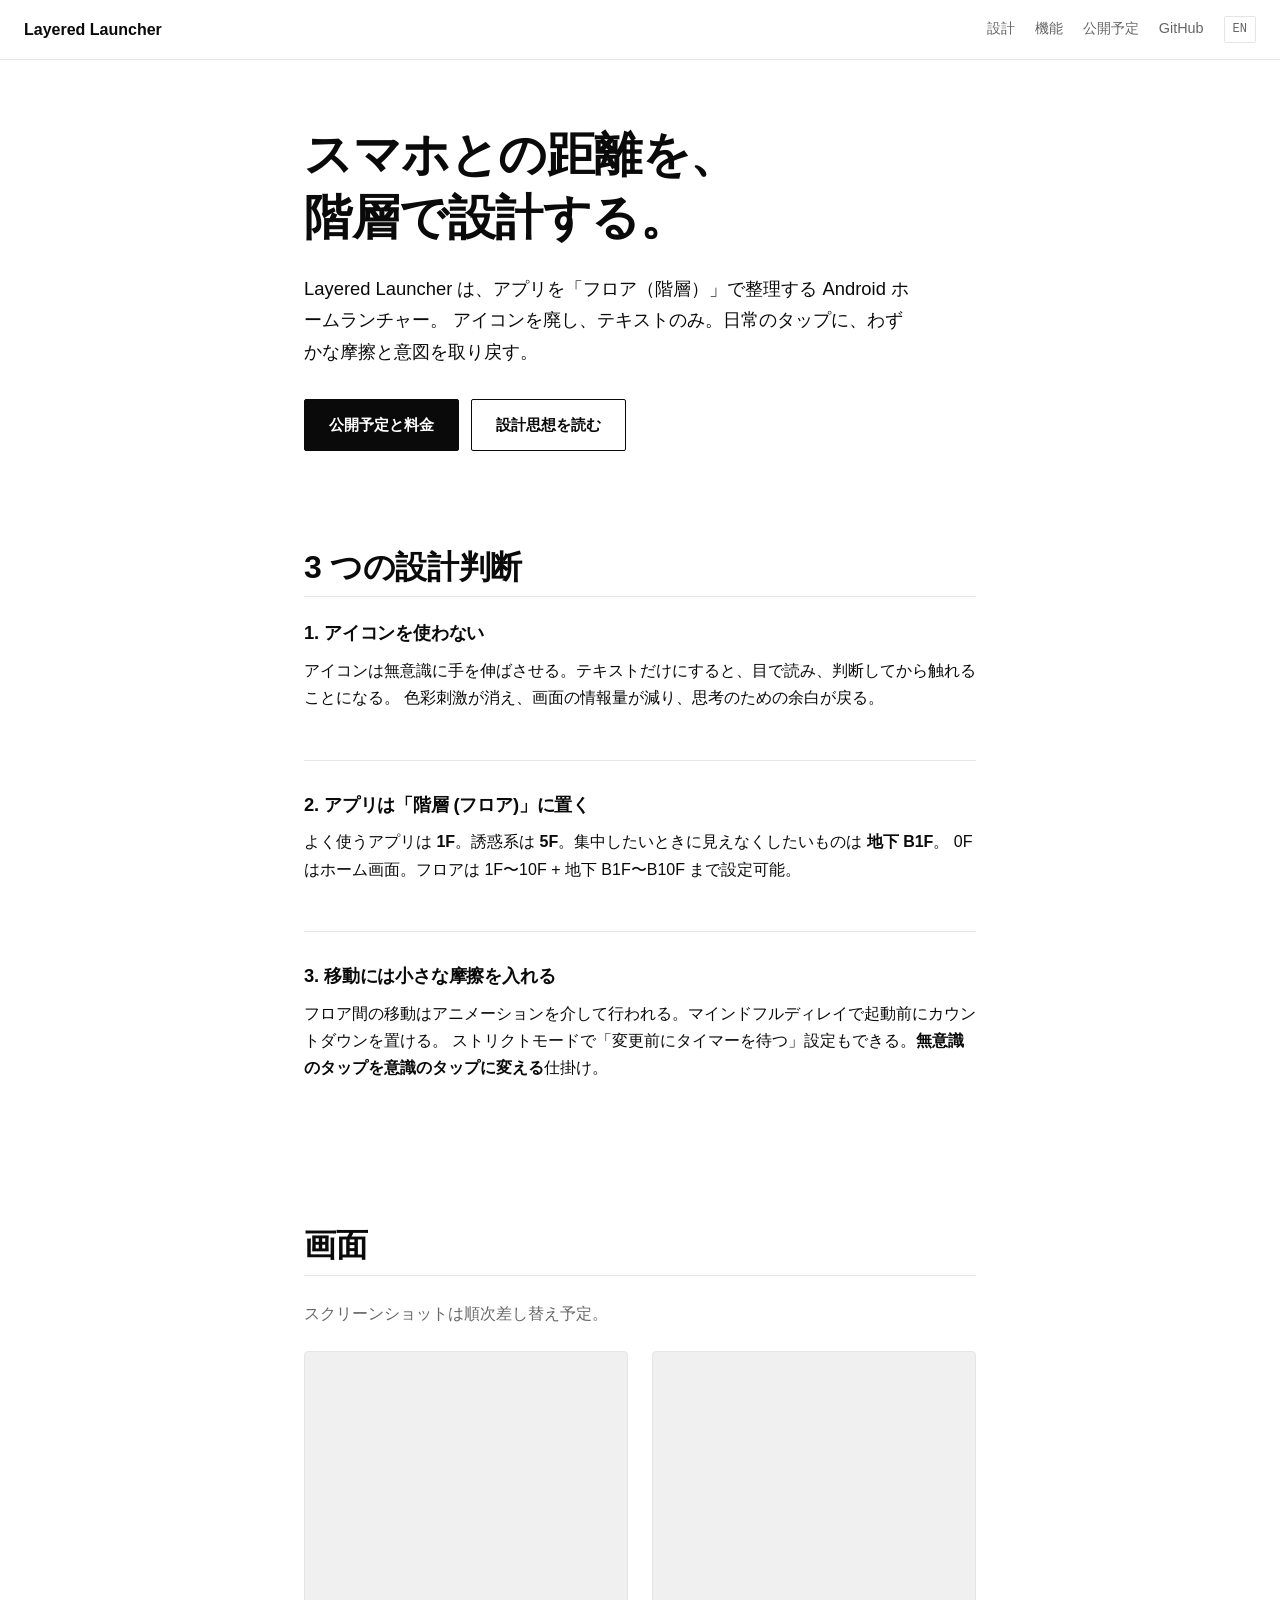
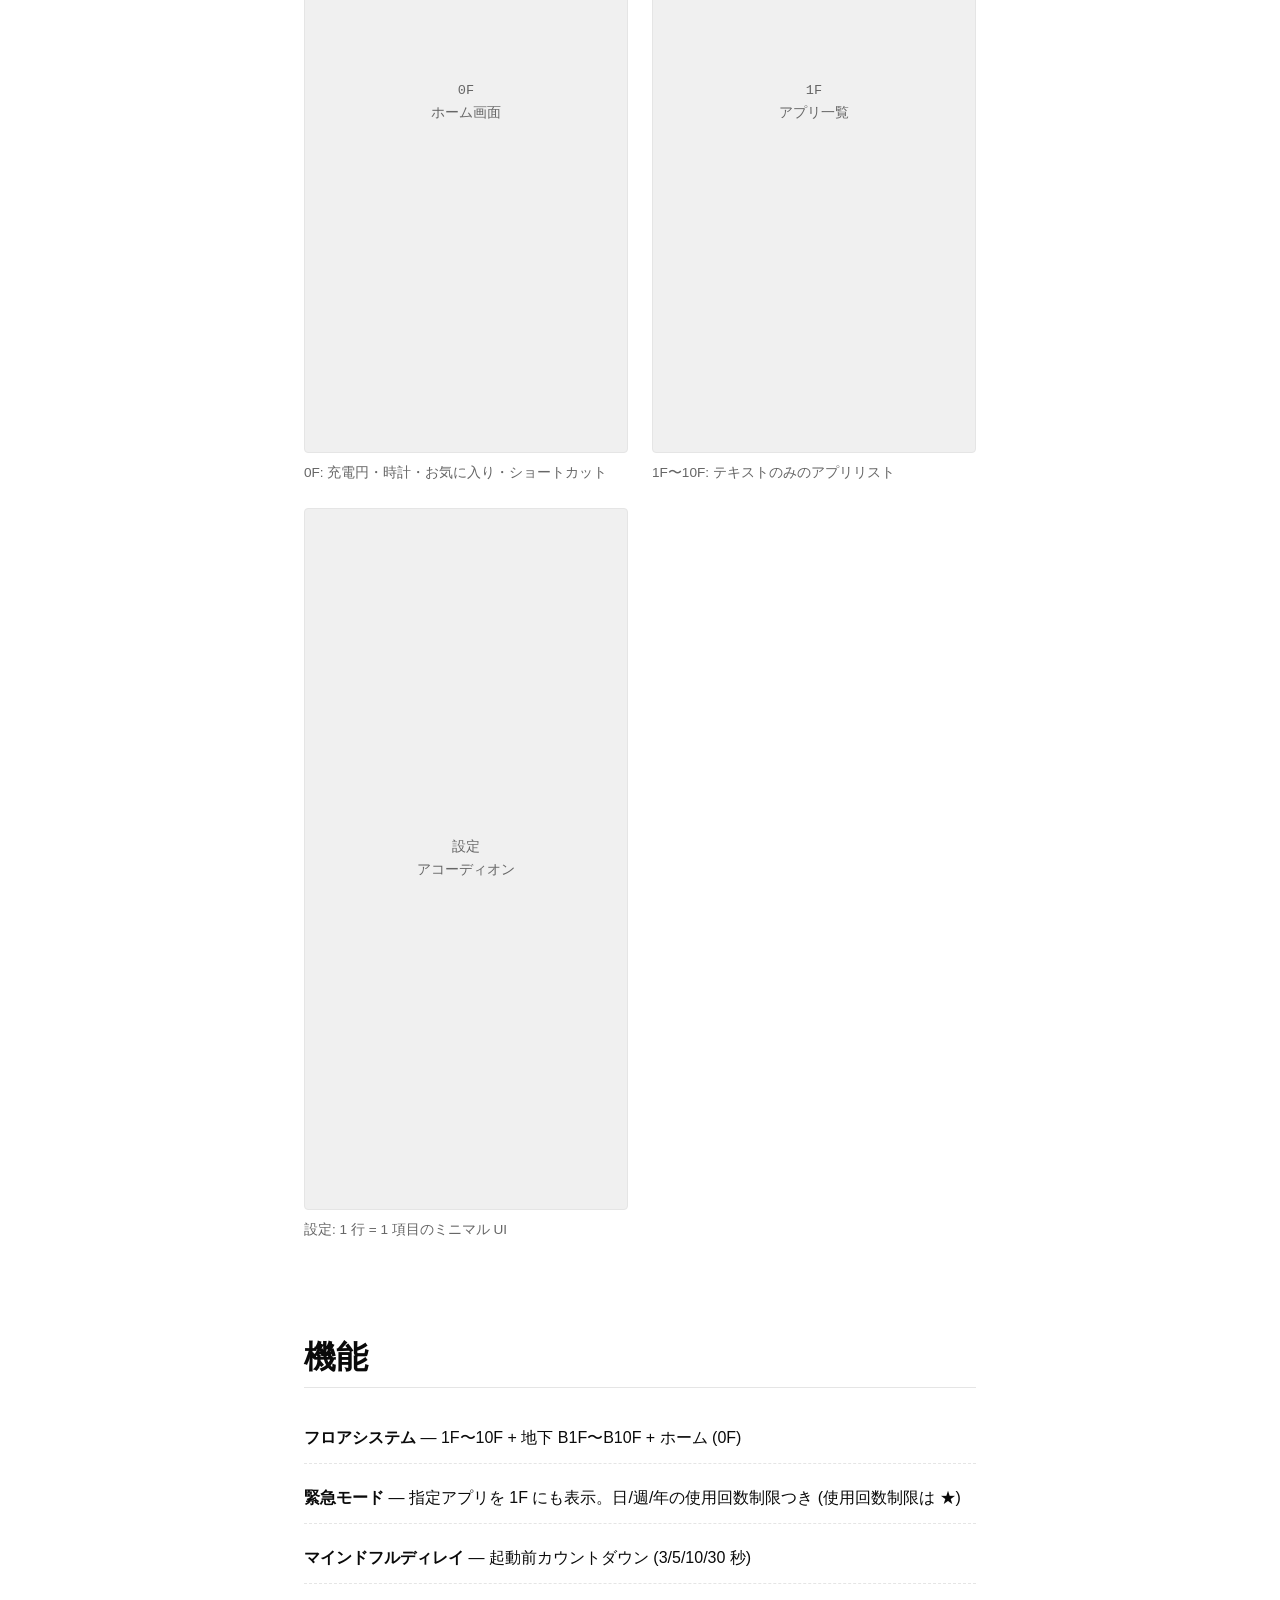
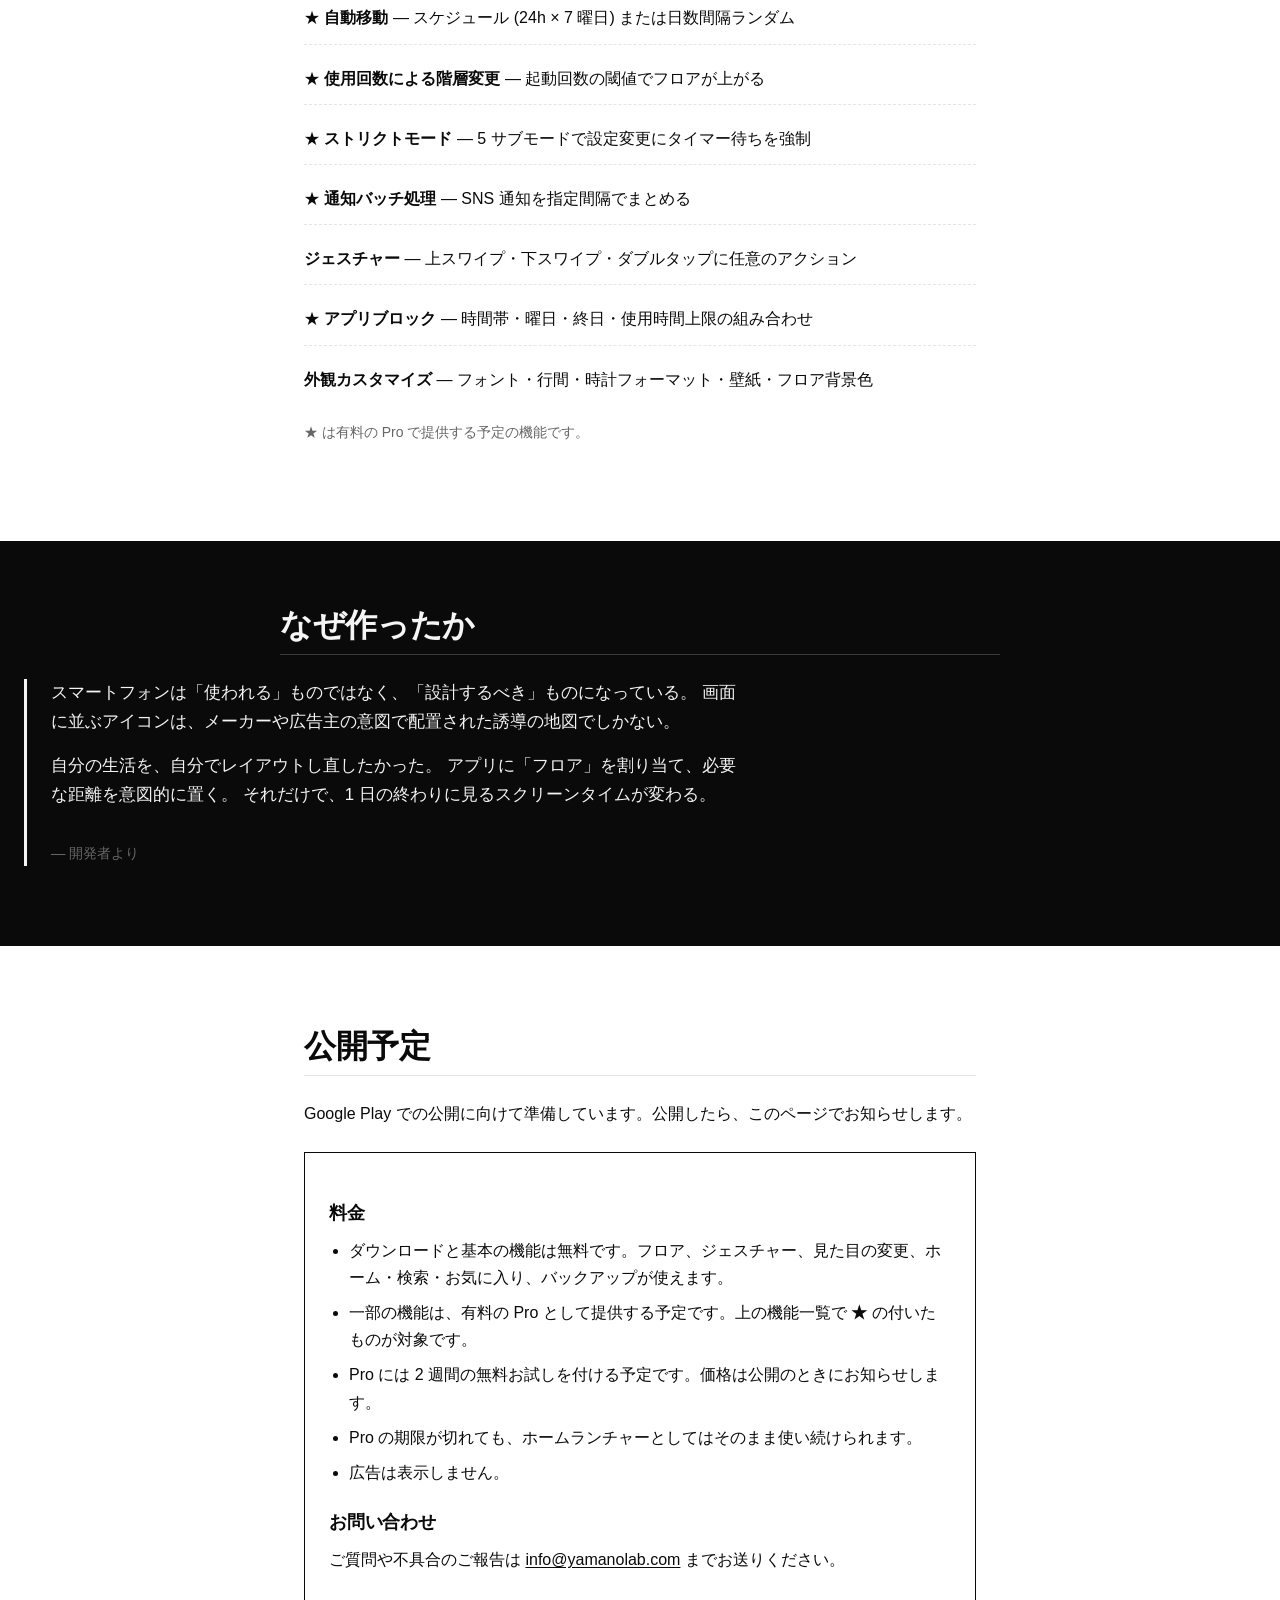
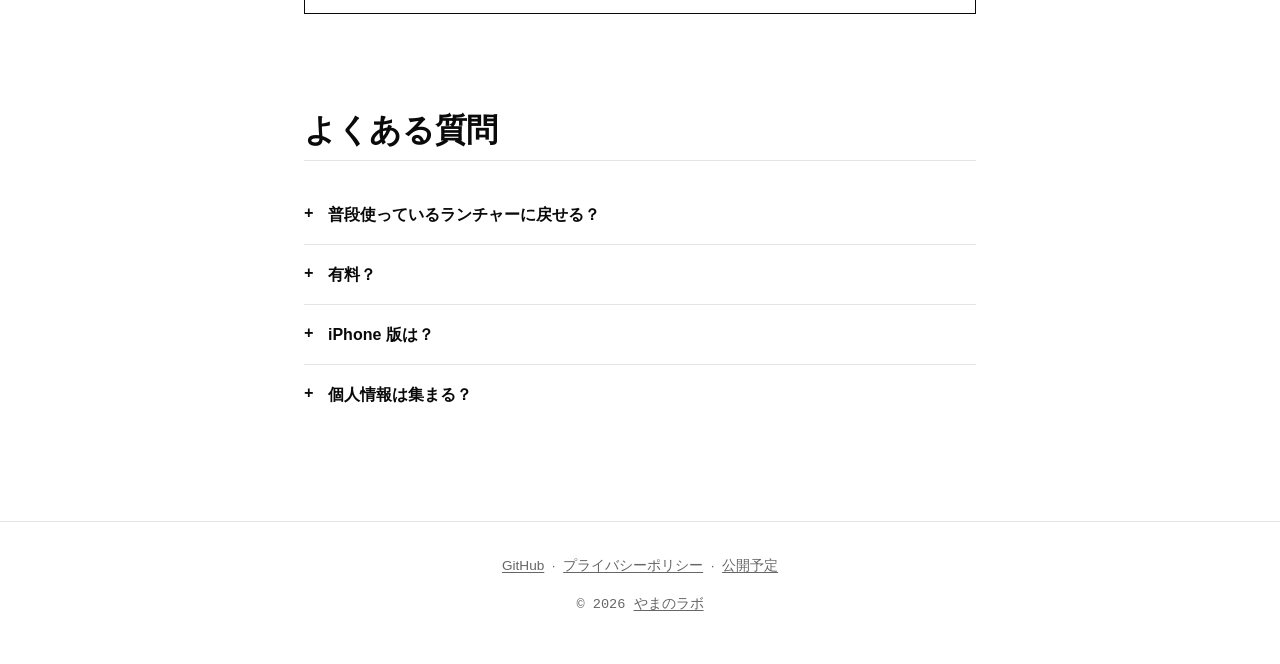
<file: docs/index.html>
<!DOCTYPE html>
<html lang="ja">
<head>
<meta charset="UTF-8">
<meta name="viewport" content="width=device-width, initial-scale=1.0">
<meta name="description" content="Layered Launcher — スマホとの距離を、階層で設計する。テキストオンリーの Android ホームランチャー。">
<meta property="og:title" content="Layered Launcher">
<meta property="og:description" content="スマホとの距離を、階層で設計する。テキストオンリーの Android ホームランチャー。">
<meta property="og:type" content="website">
<meta property="og:locale" content="ja_JP">
<meta name="twitter:card" content="summary_large_image">
<title>Layered Launcher — スマホとの距離を、階層で設計する</title>
<link rel="canonical" href="https://yamanolab.com/layered-launcher/">
<link rel="alternate" hreflang="ja" href="https://yamanolab.com/layered-launcher/">
<link rel="alternate" hreflang="en" href="https://yamanolab.com/layered-launcher/en/">
<link rel="alternate" hreflang="x-default" href="https://yamanolab.com/layered-launcher/">
<link rel="stylesheet" href="styles.css">
</head>
<body>

<nav class="topnav">
  <a href="./" class="brand">Layered Launcher</a>
  <div class="nav-links">
    <a href="#concept">設計</a>
    <a href="#features">機能</a>
    <a href="#release">公開予定</a>
    <a href="https://github.com/yama184105/layered_launcher" target="_blank" rel="noopener">GitHub</a>
    <a href="en/" class="lang-switch">EN</a>
  </div>
</nav>

<header class="hero">
  <h1>スマホとの距離を、<br>階層で設計する。</h1>
  <p class="lead">
    Layered Launcher は、アプリを「フロア（階層）」で整理する Android ホームランチャー。
    アイコンを廃し、テキストのみ。日常のタップに、わずかな摩擦と意図を取り戻す。
  </p>
  <div class="cta">
    <a class="btn primary" href="#release">公開予定と料金</a>
    <a class="btn secondary" href="#concept">設計思想を読む</a>
  </div>
</header>

<section id="concept" class="section">
  <h2>3 つの設計判断</h2>

  <article class="point">
    <h3>1. アイコンを使わない</h3>
    <p>
      アイコンは無意識に手を伸ばさせる。テキストだけにすると、目で読み、判断してから触れることになる。
      色彩刺激が消え、画面の情報量が減り、思考のための余白が戻る。
    </p>
  </article>

  <article class="point">
    <h3>2. アプリは「階層 (フロア)」に置く</h3>
    <p>
      よく使うアプリは <strong>1F</strong>。誘惑系は <strong>5F</strong>。集中したいときに見えなくしたいものは <strong>地下 B1F</strong>。
      0F はホーム画面。フロアは 1F〜10F + 地下 B1F〜B10F まで設定可能。
    </p>
  </article>

  <article class="point">
    <h3>3. 移動には小さな摩擦を入れる</h3>
    <p>
      フロア間の移動はアニメーションを介して行われる。マインドフルディレイで起動前にカウントダウンを置ける。
      ストリクトモードで「変更前にタイマーを待つ」設定もできる。<strong>無意識のタップを意識のタップに変える</strong>仕掛け。
    </p>
  </article>
</section>

<section class="section screenshots">
  <h2>画面</h2>
  <p class="muted">スクリーンショットは順次差し替え予定。</p>
  <div class="screenshot-grid">
    <figure>
      <div class="screenshot-placeholder" aria-label="ホーム画面 (0F)">
        <span>0F<br>ホーム画面</span>
      </div>
      <figcaption>0F: 充電円・時計・お気に入り・ショートカット</figcaption>
    </figure>
    <figure>
      <div class="screenshot-placeholder" aria-label="フロア (1F)">
        <span>1F<br>アプリ一覧</span>
      </div>
      <figcaption>1F〜10F: テキストのみのアプリリスト</figcaption>
    </figure>
    <figure>
      <div class="screenshot-placeholder" aria-label="設定">
        <span>設定<br>アコーディオン</span>
      </div>
      <figcaption>設定: 1 行 = 1 項目のミニマル UI</figcaption>
    </figure>
  </div>
</section>

<section id="features" class="section">
  <h2>機能</h2>
  <ul class="feature-list">
    <li><strong>フロアシステム</strong> — 1F〜10F + 地下 B1F〜B10F + ホーム (0F)</li>
    <li><strong>緊急モード</strong> — 指定アプリを 1F にも表示。日/週/年の使用回数制限つき (使用回数制限は ★)</li>
    <li><strong>マインドフルディレイ</strong> — 起動前カウントダウン (3/5/10/30 秒)</li>
    <li>★ <strong>自動移動</strong> — スケジュール (24h × 7 曜日) または日数間隔ランダム</li>
    <li>★ <strong>使用回数による階層変更</strong> — 起動回数の閾値でフロアが上がる</li>
    <li>★ <strong>ストリクトモード</strong> — 5 サブモードで設定変更にタイマー待ちを強制</li>
    <li>★ <strong>通知バッチ処理</strong> — SNS 通知を指定間隔でまとめる</li>
    <li><strong>ジェスチャー</strong> — 上スワイプ・下スワイプ・ダブルタップに任意のアクション</li>
    <li>★ <strong>アプリブロック</strong> — 時間帯・曜日・終日・使用時間上限の組み合わせ</li>
    <li><strong>外観カスタマイズ</strong> — フォント・行間・時計フォーマット・壁紙・フロア背景色</li>
  </ul>
  <p class="muted small">★ は有料の Pro で提供する予定の機能です。</p>
</section>

<section id="philosophy" class="section dark">
  <h2>なぜ作ったか</h2>
  <blockquote>
    <p>
      スマートフォンは「使われる」ものではなく、「設計するべき」ものになっている。
      画面に並ぶアイコンは、メーカーや広告主の意図で配置された誘導の地図でしかない。
    </p>
    <p>
      自分の生活を、自分でレイアウトし直したかった。
      アプリに「フロア」を割り当て、必要な距離を意図的に置く。
      それだけで、1 日の終わりに見るスクリーンタイムが変わる。
    </p>
    <p class="signature">— 開発者より</p>
  </blockquote>
</section>

<section id="release" class="section beta">
  <h2>公開予定</h2>
  <p>
    Google Play での公開に向けて準備しています。公開したら、このページでお知らせします。
  </p>

  <div class="beta-card">
    <h3>料金</h3>
    <ul>
      <li>ダウンロードと基本の機能は無料です。フロア、ジェスチャー、見た目の変更、ホーム・検索・お気に入り、バックアップが使えます。</li>
      <li>一部の機能は、有料の Pro として提供する予定です。上の機能一覧で <strong>★</strong> の付いたものが対象です。</li>
      <li>Pro には 2 週間の無料お試しを付ける予定です。価格は公開のときにお知らせします。</li>
      <li>Pro の期限が切れても、ホームランチャーとしてはそのまま使い続けられます。</li>
      <li>広告は表示しません。</li>
    </ul>

    <h3>お問い合わせ</h3>
    <p>
      ご質問や不具合のご報告は <a href="mailto:info@yamanolab.com">info@yamanolab.com</a> までお送りください。
    </p>
  </div>
</section>

<section class="section faq">
  <h2>よくある質問</h2>

  <details>
    <summary>普段使っているランチャーに戻せる？</summary>
    <p>はい。Android の設定からデフォルトホームをいつでも変更できる。アンインストールも自由。</p>
  </details>

  <details>
    <summary>有料？</summary>
    <p>基本の機能は無料。一部の機能は有料の Pro (2 週間の無料お試しつき) で提供する予定。詳しくは<a href="#release">公開予定</a>の欄を参照。</p>
  </details>

  <details>
    <summary>iPhone 版は？</summary>
    <p>未対応。iOS のホームランチャー API はサードパーティに開放されていないため、原理的に作成不可。</p>
  </details>

  <details>
    <summary>個人情報は集まる？</summary>
    <p>集めない。設定や利用履歴は端末内 (Hive) にだけ保存する。インターネットに接続するのは、任意の天気表示とオンライン壁紙の検索を使うときだけ。詳細は<a href="privacy.html">プライバシーポリシー</a>。</p>
  </details>
</section>

<footer class="footer">
  <div class="footer-inner">
    <p>
      <a href="https://github.com/yama184105/layered_launcher">GitHub</a>
      &nbsp;·&nbsp;
      <a href="privacy.html">プライバシーポリシー</a>
      &nbsp;·&nbsp;
      <a href="#release">公開予定</a>
    </p>
    <p class="copy">© 2026 <a href="https://yamanolab.com/">やまのラボ</a></p>
  </div>
</footer>

</body>
</html>
</file>
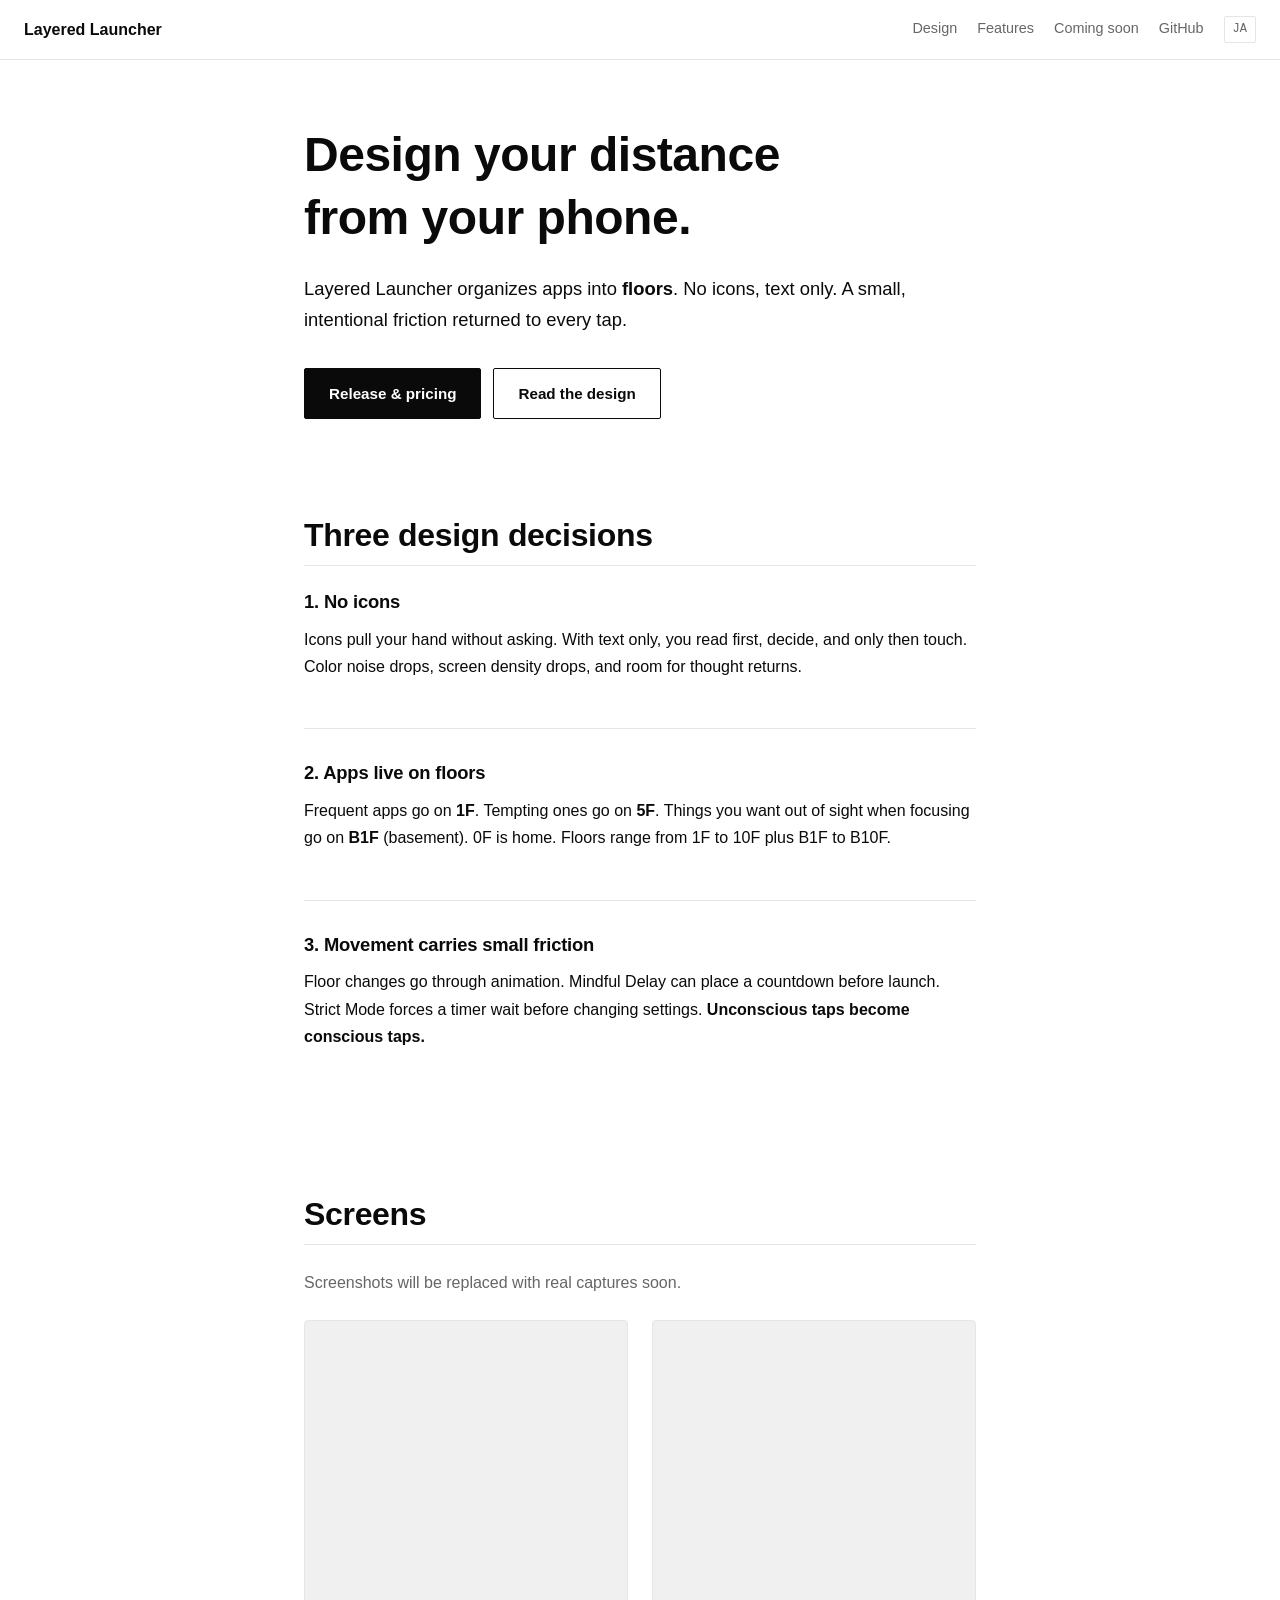
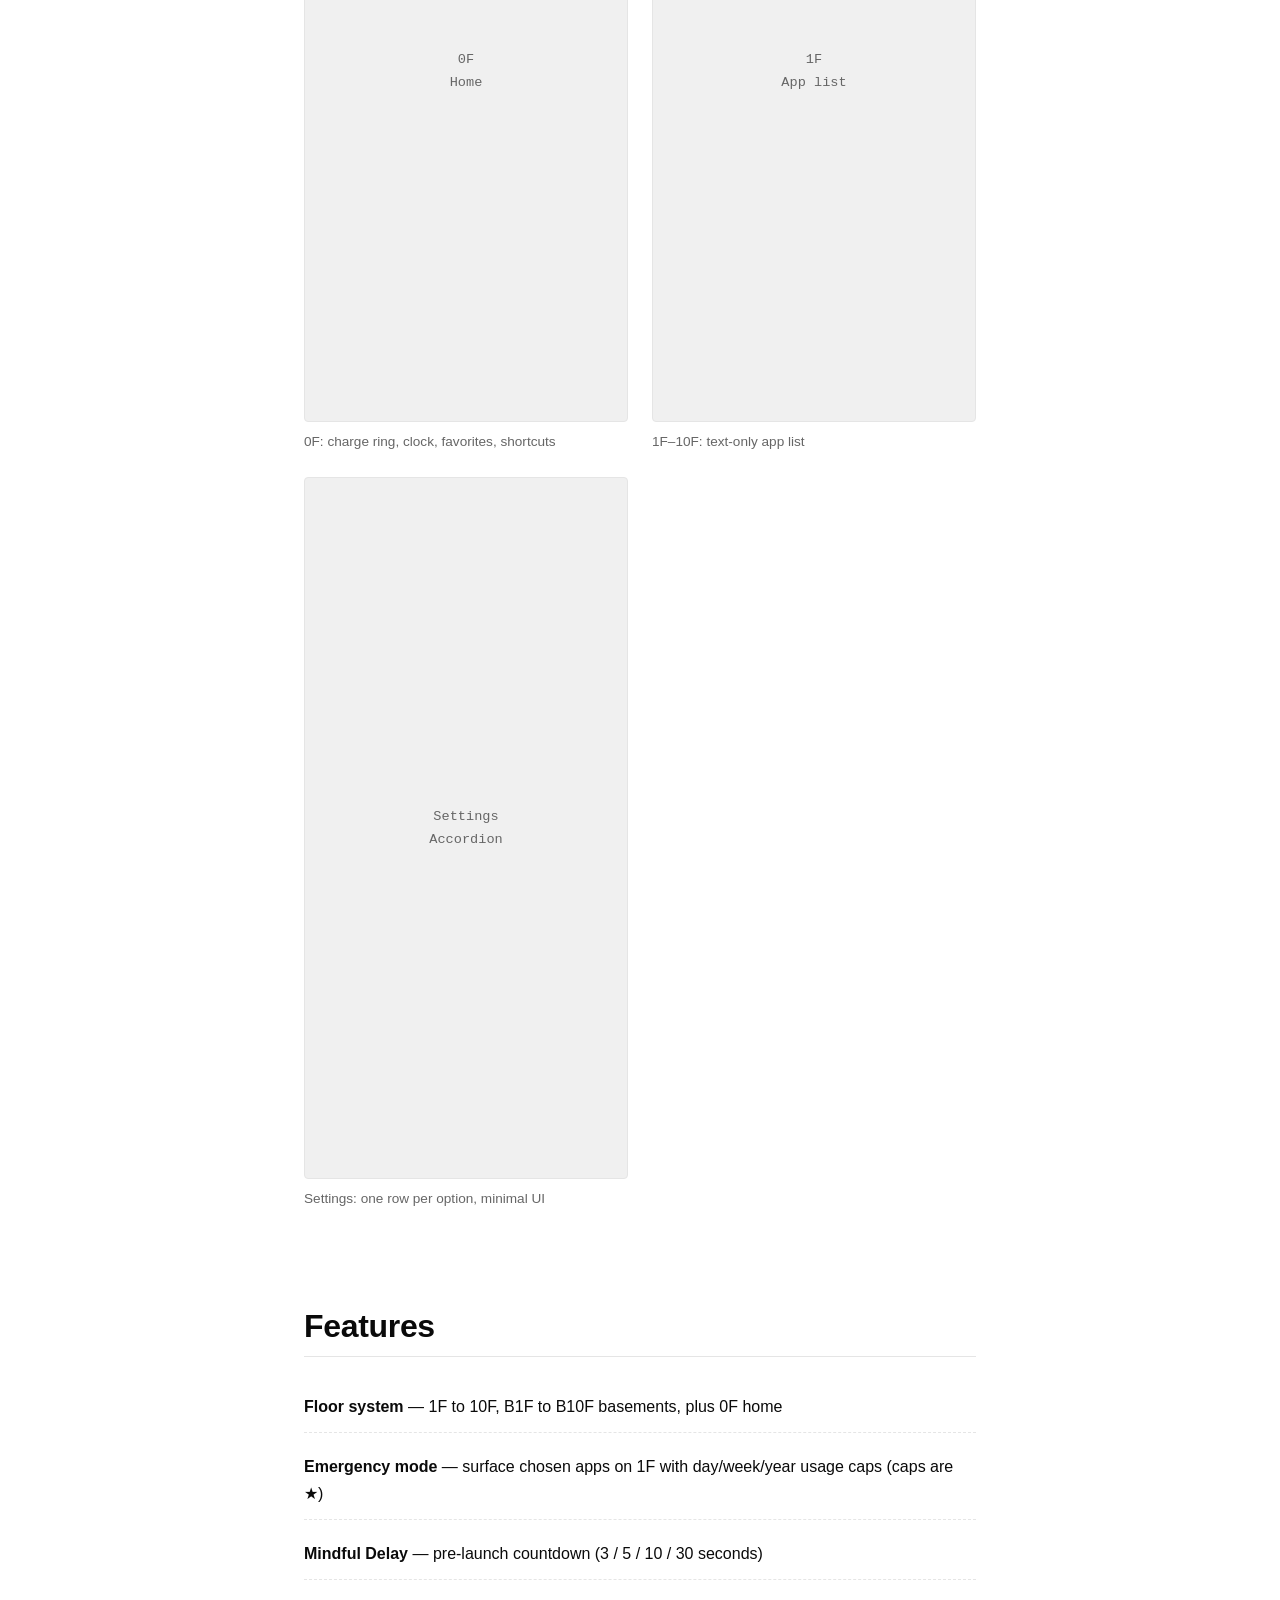
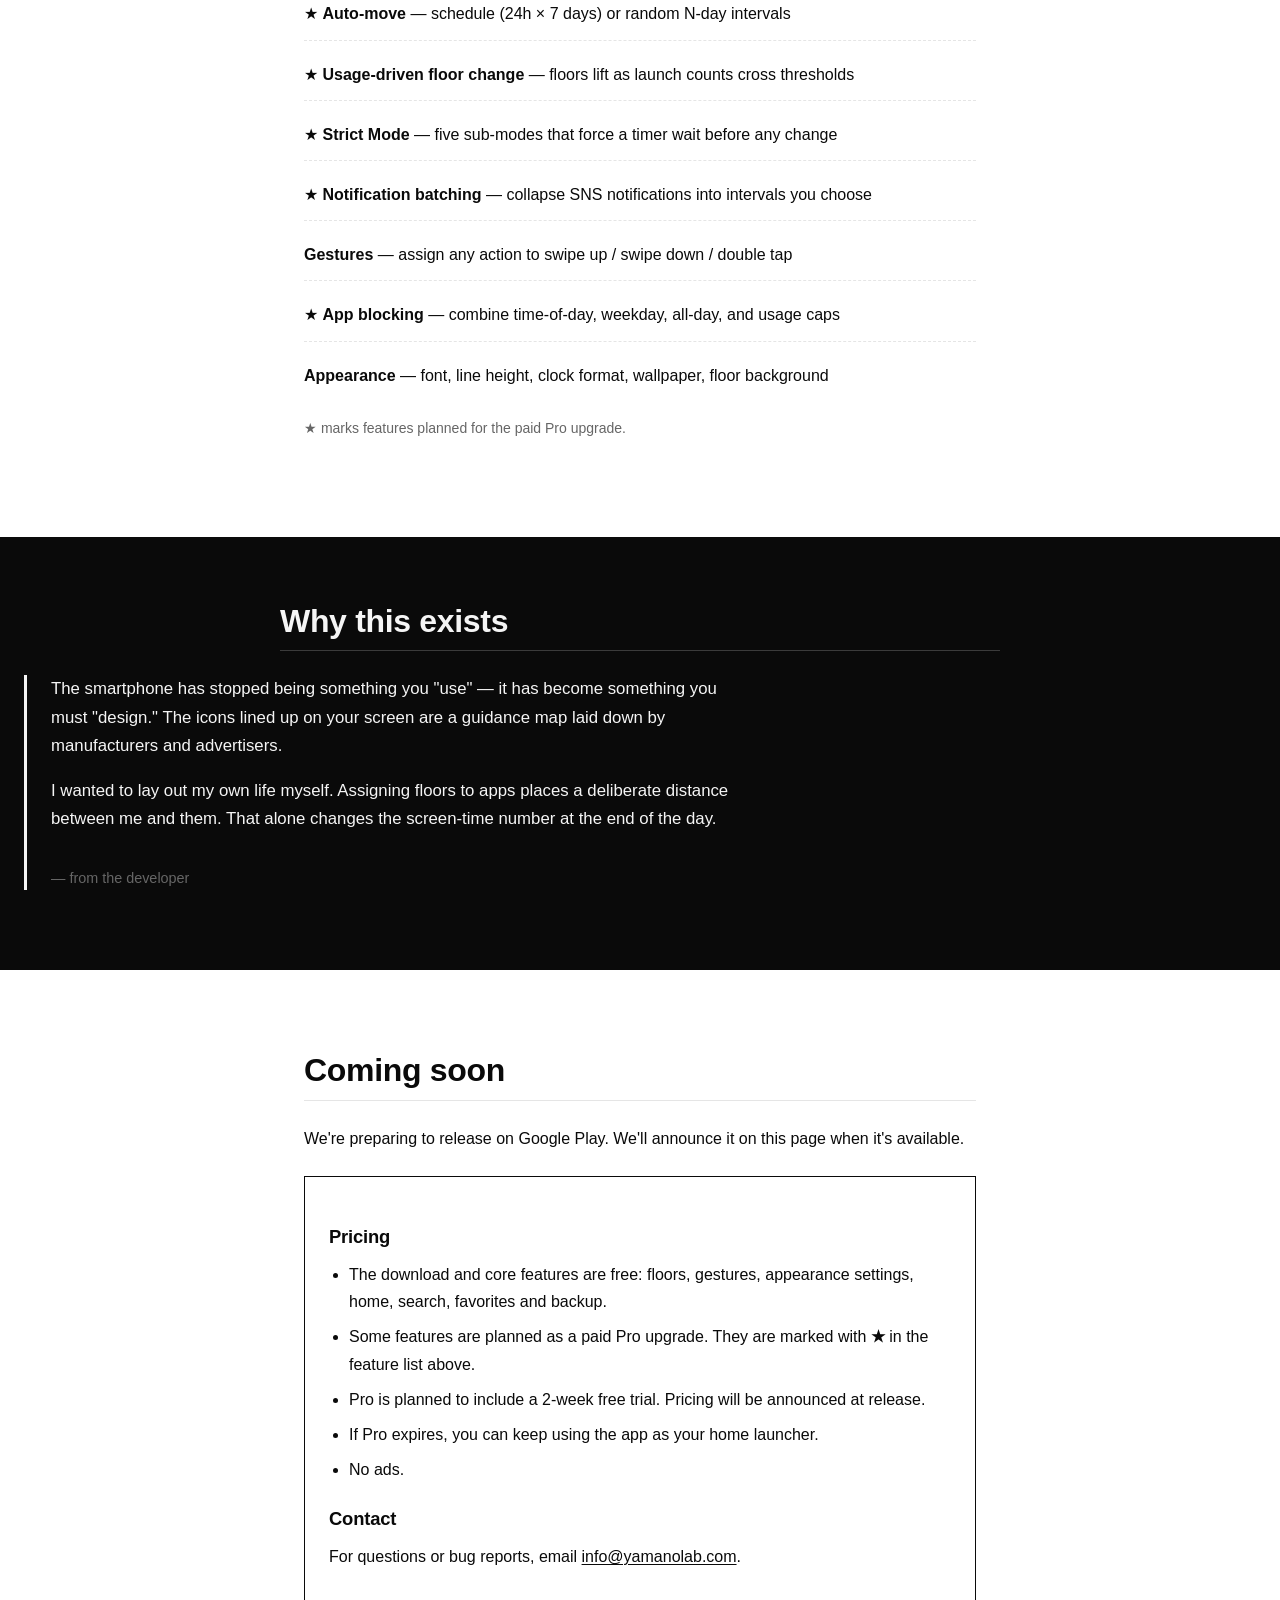
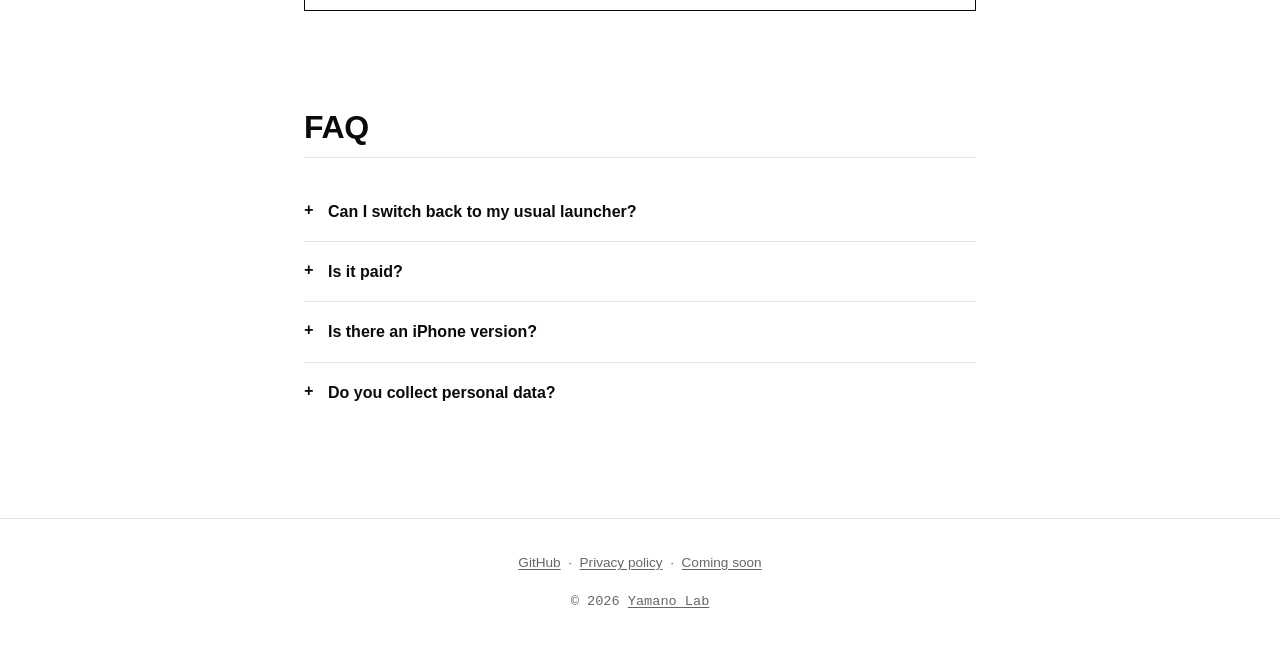
<file: docs/en/index.html>
<!DOCTYPE html>
<html lang="en">
<head>
<meta charset="UTF-8">
<meta name="viewport" content="width=device-width, initial-scale=1.0">
<meta name="description" content="Layered Launcher — design your distance from your phone, layer by layer. A text-only Android home launcher.">
<meta property="og:title" content="Layered Launcher">
<meta property="og:description" content="Design your distance from your phone, layer by layer. A text-only Android home launcher.">
<meta property="og:type" content="website">
<meta property="og:locale" content="en_US">
<meta name="twitter:card" content="summary_large_image">
<title>Layered Launcher — design your distance from your phone</title>
<link rel="canonical" href="https://yamanolab.com/layered-launcher/en/">
<link rel="alternate" hreflang="ja" href="https://yamanolab.com/layered-launcher/">
<link rel="alternate" hreflang="en" href="https://yamanolab.com/layered-launcher/en/">
<link rel="alternate" hreflang="x-default" href="https://yamanolab.com/layered-launcher/">
<link rel="stylesheet" href="../styles.css">
</head>
<body>

<nav class="topnav">
  <a href="./" class="brand">Layered Launcher</a>
  <div class="nav-links">
    <a href="#concept">Design</a>
    <a href="#features">Features</a>
    <a href="#release">Coming soon</a>
    <a href="https://github.com/yama184105/layered_launcher" target="_blank" rel="noopener">GitHub</a>
    <a href="../" class="lang-switch">JA</a>
  </div>
</nav>

<header class="hero">
  <h1>Design your distance<br>from your phone.</h1>
  <p class="lead">
    Layered Launcher organizes apps into <strong>floors</strong>. No icons, text only.
    A small, intentional friction returned to every tap.
  </p>
  <div class="cta">
    <a class="btn primary" href="#release">Release &amp; pricing</a>
    <a class="btn secondary" href="#concept">Read the design</a>
  </div>
</header>

<section id="concept" class="section">
  <h2>Three design decisions</h2>

  <article class="point">
    <h3>1. No icons</h3>
    <p>
      Icons pull your hand without asking. With text only, you read first, decide, and only then touch.
      Color noise drops, screen density drops, and room for thought returns.
    </p>
  </article>

  <article class="point">
    <h3>2. Apps live on floors</h3>
    <p>
      Frequent apps go on <strong>1F</strong>. Tempting ones go on <strong>5F</strong>. Things you want
      out of sight when focusing go on <strong>B1F</strong> (basement). 0F is home. Floors range from
      1F to 10F plus B1F to B10F.
    </p>
  </article>

  <article class="point">
    <h3>3. Movement carries small friction</h3>
    <p>
      Floor changes go through animation. Mindful Delay can place a countdown before launch.
      Strict Mode forces a timer wait before changing settings. <strong>Unconscious taps become conscious taps.</strong>
    </p>
  </article>
</section>

<section class="section screenshots">
  <h2>Screens</h2>
  <p class="muted">Screenshots will be replaced with real captures soon.</p>
  <div class="screenshot-grid">
    <figure>
      <div class="screenshot-placeholder" aria-label="Home screen (0F)">
        <span>0F<br>Home</span>
      </div>
      <figcaption>0F: charge ring, clock, favorites, shortcuts</figcaption>
    </figure>
    <figure>
      <div class="screenshot-placeholder" aria-label="Floor (1F)">
        <span>1F<br>App list</span>
      </div>
      <figcaption>1F–10F: text-only app list</figcaption>
    </figure>
    <figure>
      <div class="screenshot-placeholder" aria-label="Settings">
        <span>Settings<br>Accordion</span>
      </div>
      <figcaption>Settings: one row per option, minimal UI</figcaption>
    </figure>
  </div>
</section>

<section id="features" class="section">
  <h2>Features</h2>
  <ul class="feature-list">
    <li><strong>Floor system</strong> — 1F to 10F, B1F to B10F basements, plus 0F home</li>
    <li><strong>Emergency mode</strong> — surface chosen apps on 1F with day/week/year usage caps (caps are ★)</li>
    <li><strong>Mindful Delay</strong> — pre-launch countdown (3 / 5 / 10 / 30 seconds)</li>
    <li>★ <strong>Auto-move</strong> — schedule (24h × 7 days) or random N-day intervals</li>
    <li>★ <strong>Usage-driven floor change</strong> — floors lift as launch counts cross thresholds</li>
    <li>★ <strong>Strict Mode</strong> — five sub-modes that force a timer wait before any change</li>
    <li>★ <strong>Notification batching</strong> — collapse SNS notifications into intervals you choose</li>
    <li><strong>Gestures</strong> — assign any action to swipe up / swipe down / double tap</li>
    <li>★ <strong>App blocking</strong> — combine time-of-day, weekday, all-day, and usage caps</li>
    <li><strong>Appearance</strong> — font, line height, clock format, wallpaper, floor background</li>
  </ul>
  <p class="muted small">★ marks features planned for the paid Pro upgrade.</p>
</section>

<section id="philosophy" class="section dark">
  <h2>Why this exists</h2>
  <blockquote>
    <p>
      The smartphone has stopped being something you "use" — it has become something you must "design."
      The icons lined up on your screen are a guidance map laid down by manufacturers and advertisers.
    </p>
    <p>
      I wanted to lay out my own life myself. Assigning floors to apps places a deliberate distance
      between me and them. That alone changes the screen-time number at the end of the day.
    </p>
    <p class="signature">— from the developer</p>
  </blockquote>
</section>

<section id="release" class="section beta">
  <h2>Coming soon</h2>
  <p>
    We're preparing to release on Google Play. We'll announce it on this page when it's available.
  </p>

  <div class="beta-card">
    <h3>Pricing</h3>
    <ul>
      <li>The download and core features are free: floors, gestures, appearance settings, home, search, favorites and backup.</li>
      <li>Some features are planned as a paid Pro upgrade. They are marked with <strong>★</strong> in the feature list above.</li>
      <li>Pro is planned to include a 2-week free trial. Pricing will be announced at release.</li>
      <li>If Pro expires, you can keep using the app as your home launcher.</li>
      <li>No ads.</li>
    </ul>

    <h3>Contact</h3>
    <p>
      For questions or bug reports, email <a href="mailto:info@yamanolab.com">info@yamanolab.com</a>.
    </p>
  </div>
</section>

<section class="section faq">
  <h2>FAQ</h2>

  <details>
    <summary>Can I switch back to my usual launcher?</summary>
    <p>Yes. Android lets you change the default home launcher from Settings at any time. Uninstall is also free.</p>
  </details>

  <details>
    <summary>Is it paid?</summary>
    <p>Core features are free. Some features are planned as a paid Pro upgrade with a 2-week free trial. See <a href="#release">Coming soon</a> for details.</p>
  </details>

  <details>
    <summary>Is there an iPhone version?</summary>
    <p>No. iOS does not expose home-launcher APIs to third parties, so it is structurally impossible.</p>
  </details>

  <details>
    <summary>Do you collect personal data?</summary>
    <p>No. Settings and usage history are stored only on your device (Hive). The app connects to the internet only when you use the optional weather display or online wallpaper search. Details in the <a href="privacy.html">privacy policy</a>.</p>
  </details>
</section>

<footer class="footer">
  <div class="footer-inner">
    <p>
      <a href="https://github.com/yama184105/layered_launcher">GitHub</a>
      &nbsp;·&nbsp;
      <a href="privacy.html">Privacy policy</a>
      &nbsp;·&nbsp;
      <a href="#release">Coming soon</a>
    </p>
    <p class="copy">© 2026 <a href="https://yamanolab.com/">Yamano Lab</a></p>
  </div>
</footer>

</body>
</html>
</file>
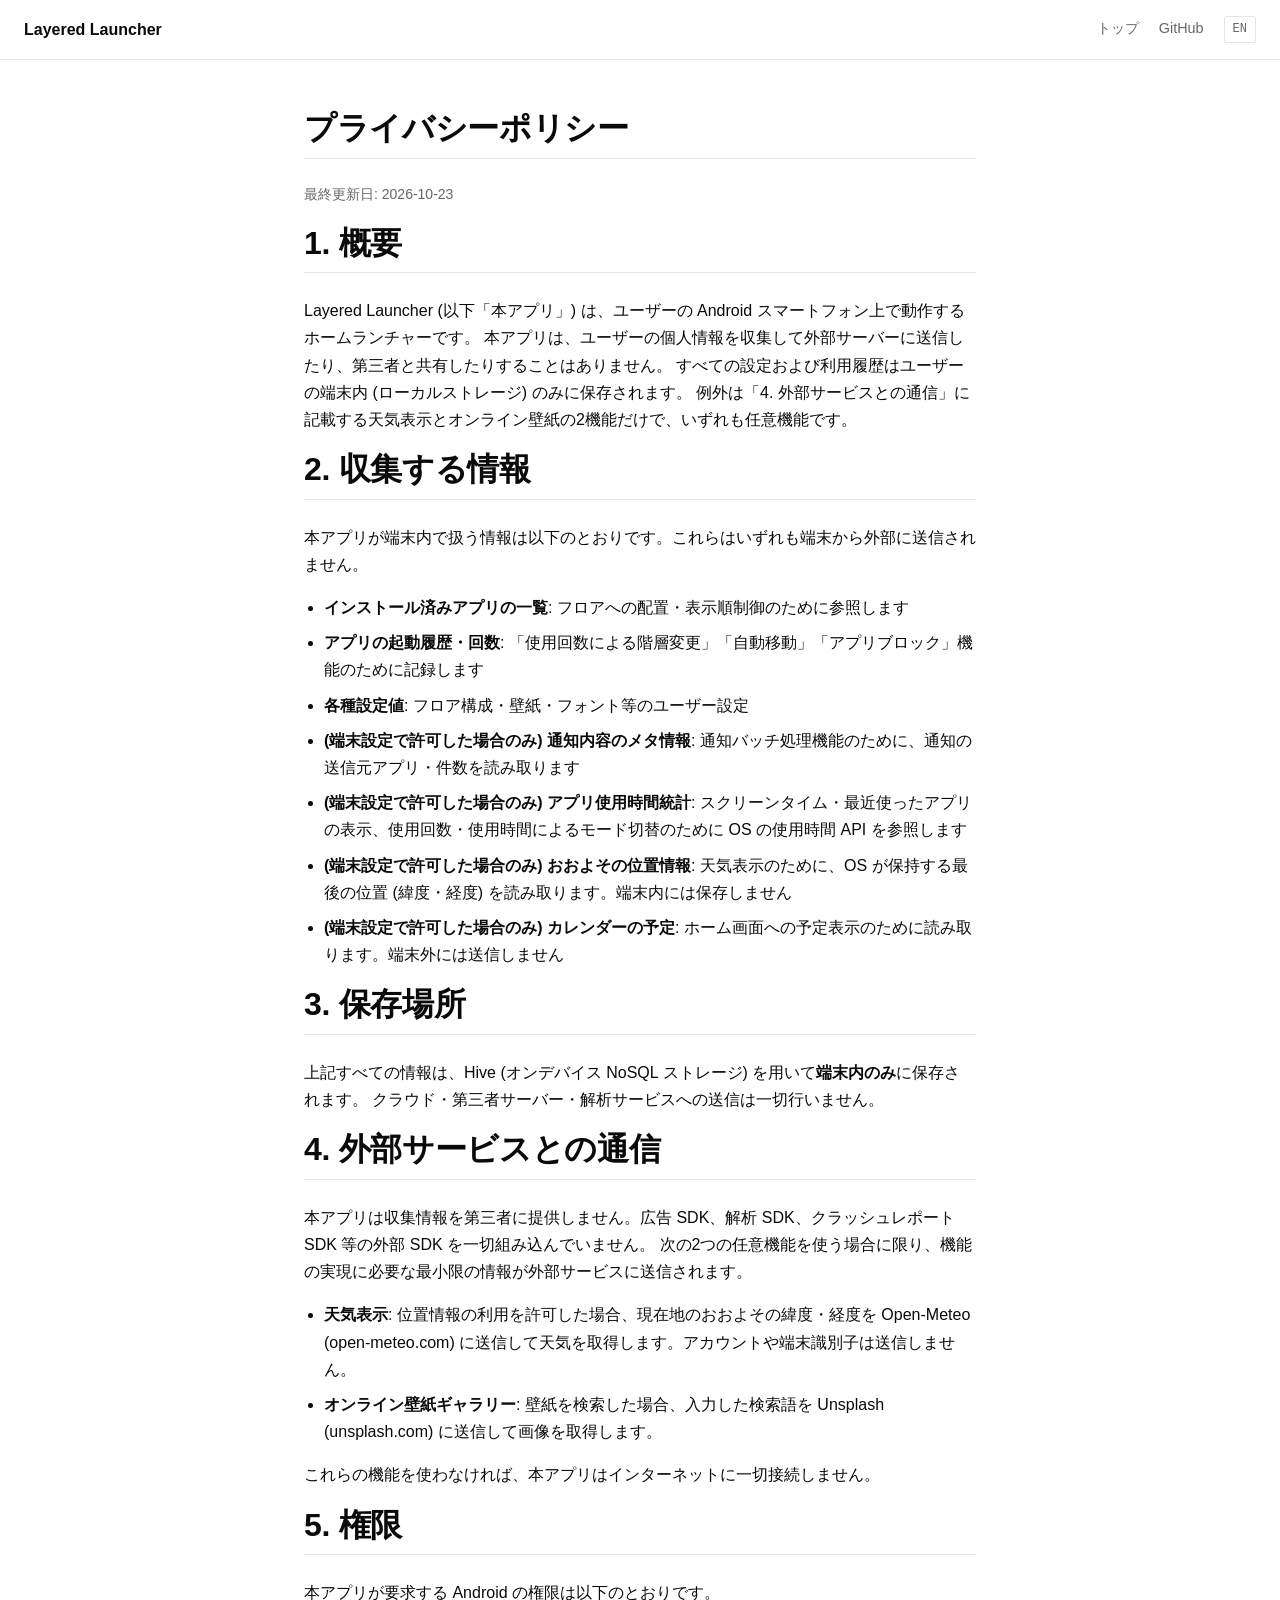
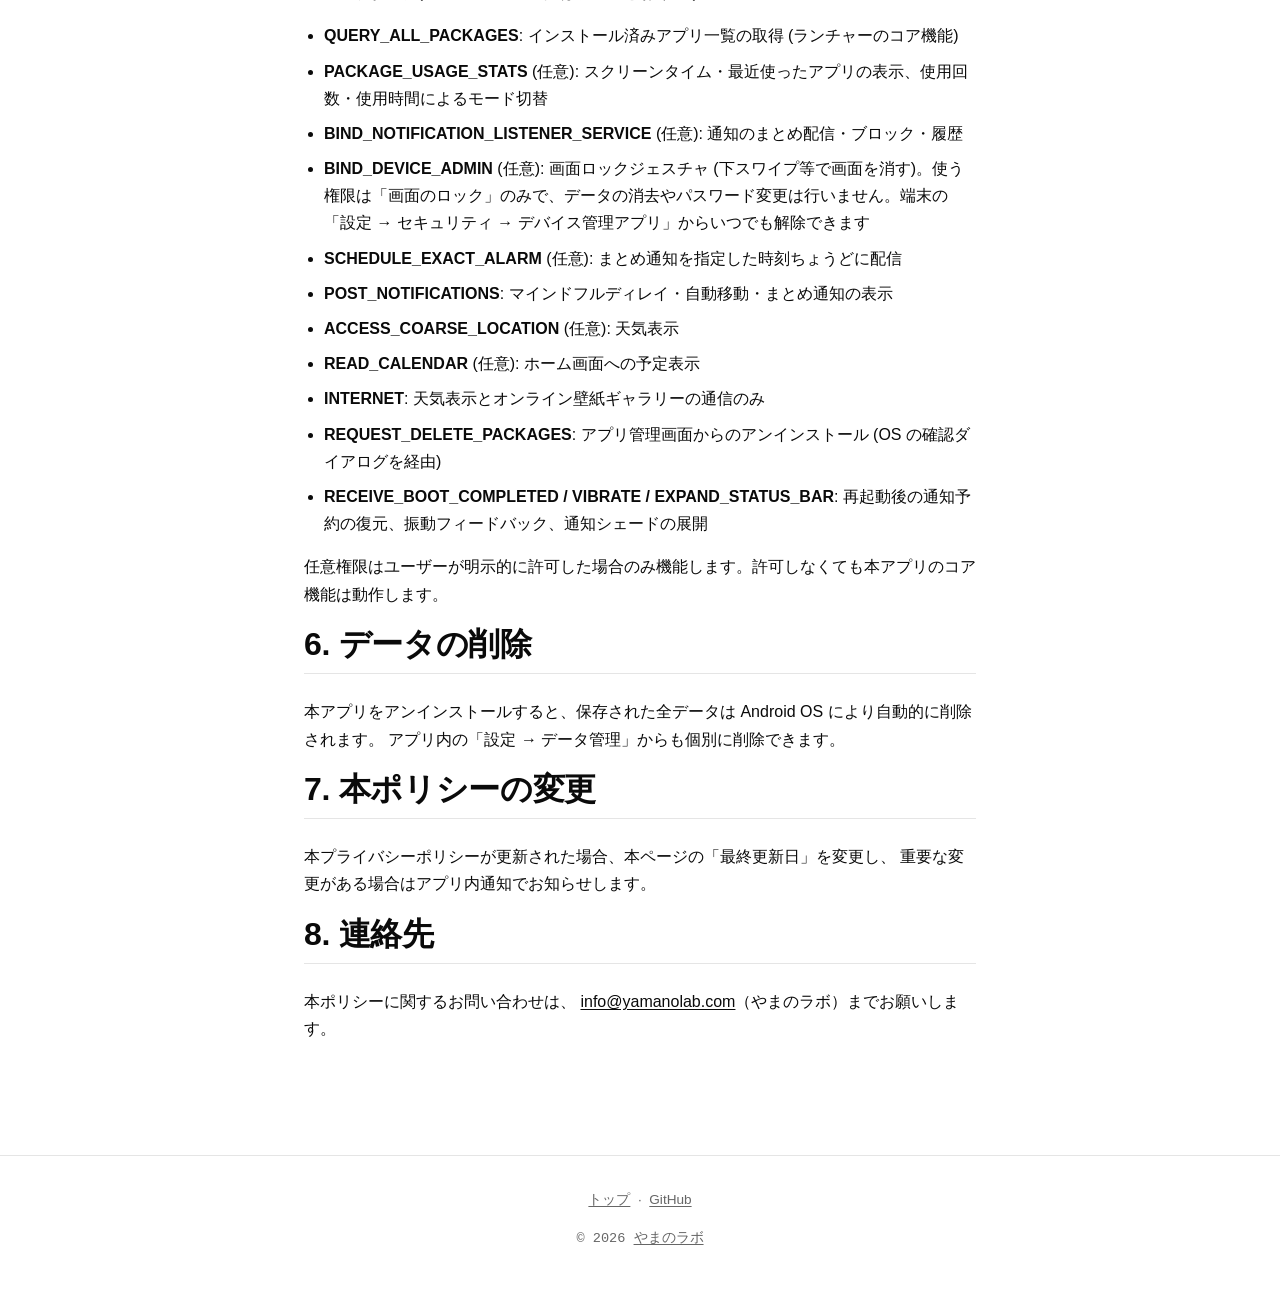
<file: docs/privacy.html>
<!DOCTYPE html>
<html lang="ja">
<head>
<meta charset="UTF-8">
<meta name="viewport" content="width=device-width, initial-scale=1.0">
<title>プライバシーポリシー — Layered Launcher</title>
<link rel="canonical" href="https://yamanolab.com/layered-launcher/privacy">
<link rel="alternate" hreflang="ja" href="https://yamanolab.com/layered-launcher/privacy">
<link rel="alternate" hreflang="en" href="https://yamanolab.com/layered-launcher/en/privacy">
<link rel="alternate" hreflang="x-default" href="https://yamanolab.com/layered-launcher/privacy">
<link rel="stylesheet" href="styles.css">
</head>
<body>

<nav class="topnav">
  <a href="./" class="brand">Layered Launcher</a>
  <div class="nav-links">
    <a href="./">トップ</a>
    <a href="https://github.com/yama184105/layered_launcher" target="_blank" rel="noopener">GitHub</a>
    <a href="en/privacy.html" class="lang-switch">EN</a>
  </div>
</nav>

<main class="section">
  <h1 style="font-size: 2rem; border-bottom: 1px solid var(--border); padding-bottom: 0.5rem;">プライバシーポリシー</h1>
  <p class="muted small">最終更新日: 2026-10-23</p>

  <h2>1. 概要</h2>
  <p>
    Layered Launcher (以下「本アプリ」) は、ユーザーの Android スマートフォン上で動作するホームランチャーです。
    本アプリは、ユーザーの個人情報を収集して外部サーバーに送信したり、第三者と共有したりすることはありません。
    すべての設定および利用履歴はユーザーの端末内 (ローカルストレージ) のみに保存されます。
    例外は「4. 外部サービスとの通信」に記載する天気表示とオンライン壁紙の2機能だけで、いずれも任意機能です。
  </p>

  <h2>2. 収集する情報</h2>
  <p>
    本アプリが端末内で扱う情報は以下のとおりです。これらはいずれも端末から外部に送信されません。
  </p>
  <ul>
    <li><strong>インストール済みアプリの一覧</strong>: フロアへの配置・表示順制御のために参照します</li>
    <li><strong>アプリの起動履歴・回数</strong>: 「使用回数による階層変更」「自動移動」「アプリブロック」機能のために記録します</li>
    <li><strong>各種設定値</strong>: フロア構成・壁紙・フォント等のユーザー設定</li>
    <li><strong>(端末設定で許可した場合のみ) 通知内容のメタ情報</strong>: 通知バッチ処理機能のために、通知の送信元アプリ・件数を読み取ります</li>
    <li><strong>(端末設定で許可した場合のみ) アプリ使用時間統計</strong>: スクリーンタイム・最近使ったアプリの表示、使用回数・使用時間によるモード切替のために OS の使用時間 API を参照します</li>
    <li><strong>(端末設定で許可した場合のみ) おおよその位置情報</strong>: 天気表示のために、OS が保持する最後の位置 (緯度・経度) を読み取ります。端末内には保存しません</li>
    <li><strong>(端末設定で許可した場合のみ) カレンダーの予定</strong>: ホーム画面への予定表示のために読み取ります。端末外には送信しません</li>
  </ul>

  <h2>3. 保存場所</h2>
  <p>
    上記すべての情報は、Hive (オンデバイス NoSQL ストレージ) を用いて<strong>端末内のみ</strong>に保存されます。
    クラウド・第三者サーバー・解析サービスへの送信は一切行いません。
  </p>

  <h2>4. 外部サービスとの通信</h2>
  <p>
    本アプリは収集情報を第三者に提供しません。広告 SDK、解析 SDK、クラッシュレポート SDK 等の外部 SDK を一切組み込んでいません。
    次の2つの任意機能を使う場合に限り、機能の実現に必要な最小限の情報が外部サービスに送信されます。
  </p>
  <ul>
    <li><strong>天気表示</strong>: 位置情報の利用を許可した場合、現在地のおおよその緯度・経度を Open-Meteo (open-meteo.com) に送信して天気を取得します。アカウントや端末識別子は送信しません。</li>
    <li><strong>オンライン壁紙ギャラリー</strong>: 壁紙を検索した場合、入力した検索語を Unsplash (unsplash.com) に送信して画像を取得します。</li>
  </ul>
  <p>これらの機能を使わなければ、本アプリはインターネットに一切接続しません。</p>

  <h2>5. 権限</h2>
  <p>本アプリが要求する Android の権限は以下のとおりです。</p>
  <ul>
    <li><strong>QUERY_ALL_PACKAGES</strong>: インストール済みアプリ一覧の取得 (ランチャーのコア機能)</li>
    <li><strong>PACKAGE_USAGE_STATS</strong> (任意): スクリーンタイム・最近使ったアプリの表示、使用回数・使用時間によるモード切替</li>
    <li><strong>BIND_NOTIFICATION_LISTENER_SERVICE</strong> (任意): 通知のまとめ配信・ブロック・履歴</li>
    <li><strong>BIND_DEVICE_ADMIN</strong> (任意): 画面ロックジェスチャ (下スワイプ等で画面を消す)。使う権限は「画面のロック」のみで、データの消去やパスワード変更は行いません。端末の「設定 → セキュリティ → デバイス管理アプリ」からいつでも解除できます</li>
    <li><strong>SCHEDULE_EXACT_ALARM</strong> (任意): まとめ通知を指定した時刻ちょうどに配信</li>
    <li><strong>POST_NOTIFICATIONS</strong>: マインドフルディレイ・自動移動・まとめ通知の表示</li>
    <li><strong>ACCESS_COARSE_LOCATION</strong> (任意): 天気表示</li>
    <li><strong>READ_CALENDAR</strong> (任意): ホーム画面への予定表示</li>
    <li><strong>INTERNET</strong>: 天気表示とオンライン壁紙ギャラリーの通信のみ</li>
    <li><strong>REQUEST_DELETE_PACKAGES</strong>: アプリ管理画面からのアンインストール (OS の確認ダイアログを経由)</li>
    <li><strong>RECEIVE_BOOT_COMPLETED / VIBRATE / EXPAND_STATUS_BAR</strong>: 再起動後の通知予約の復元、振動フィードバック、通知シェードの展開</li>
  </ul>
  <p>
    任意権限はユーザーが明示的に許可した場合のみ機能します。許可しなくても本アプリのコア機能は動作します。
  </p>

  <h2>6. データの削除</h2>
  <p>
    本アプリをアンインストールすると、保存された全データは Android OS により自動的に削除されます。
    アプリ内の「設定 → データ管理」からも個別に削除できます。
  </p>

  <h2>7. 本ポリシーの変更</h2>
  <p>
    本プライバシーポリシーが更新された場合、本ページの「最終更新日」を変更し、
    重要な変更がある場合はアプリ内通知でお知らせします。
  </p>

  <h2>8. 連絡先</h2>
  <p>
    本ポリシーに関するお問い合わせは、
    <a href="mailto:info@yamanolab.com">info@yamanolab.com</a>（やまのラボ）までお願いします。
  </p>
</main>

<footer class="footer">
  <div class="footer-inner">
    <p>
      <a href="./">トップ</a>
      &nbsp;·&nbsp;
      <a href="https://github.com/yama184105/layered_launcher">GitHub</a>
    </p>
    <p class="copy">© 2026 <a href="https://yamanolab.com/">やまのラボ</a></p>
  </div>
</footer>

</body>
</html>
</file>
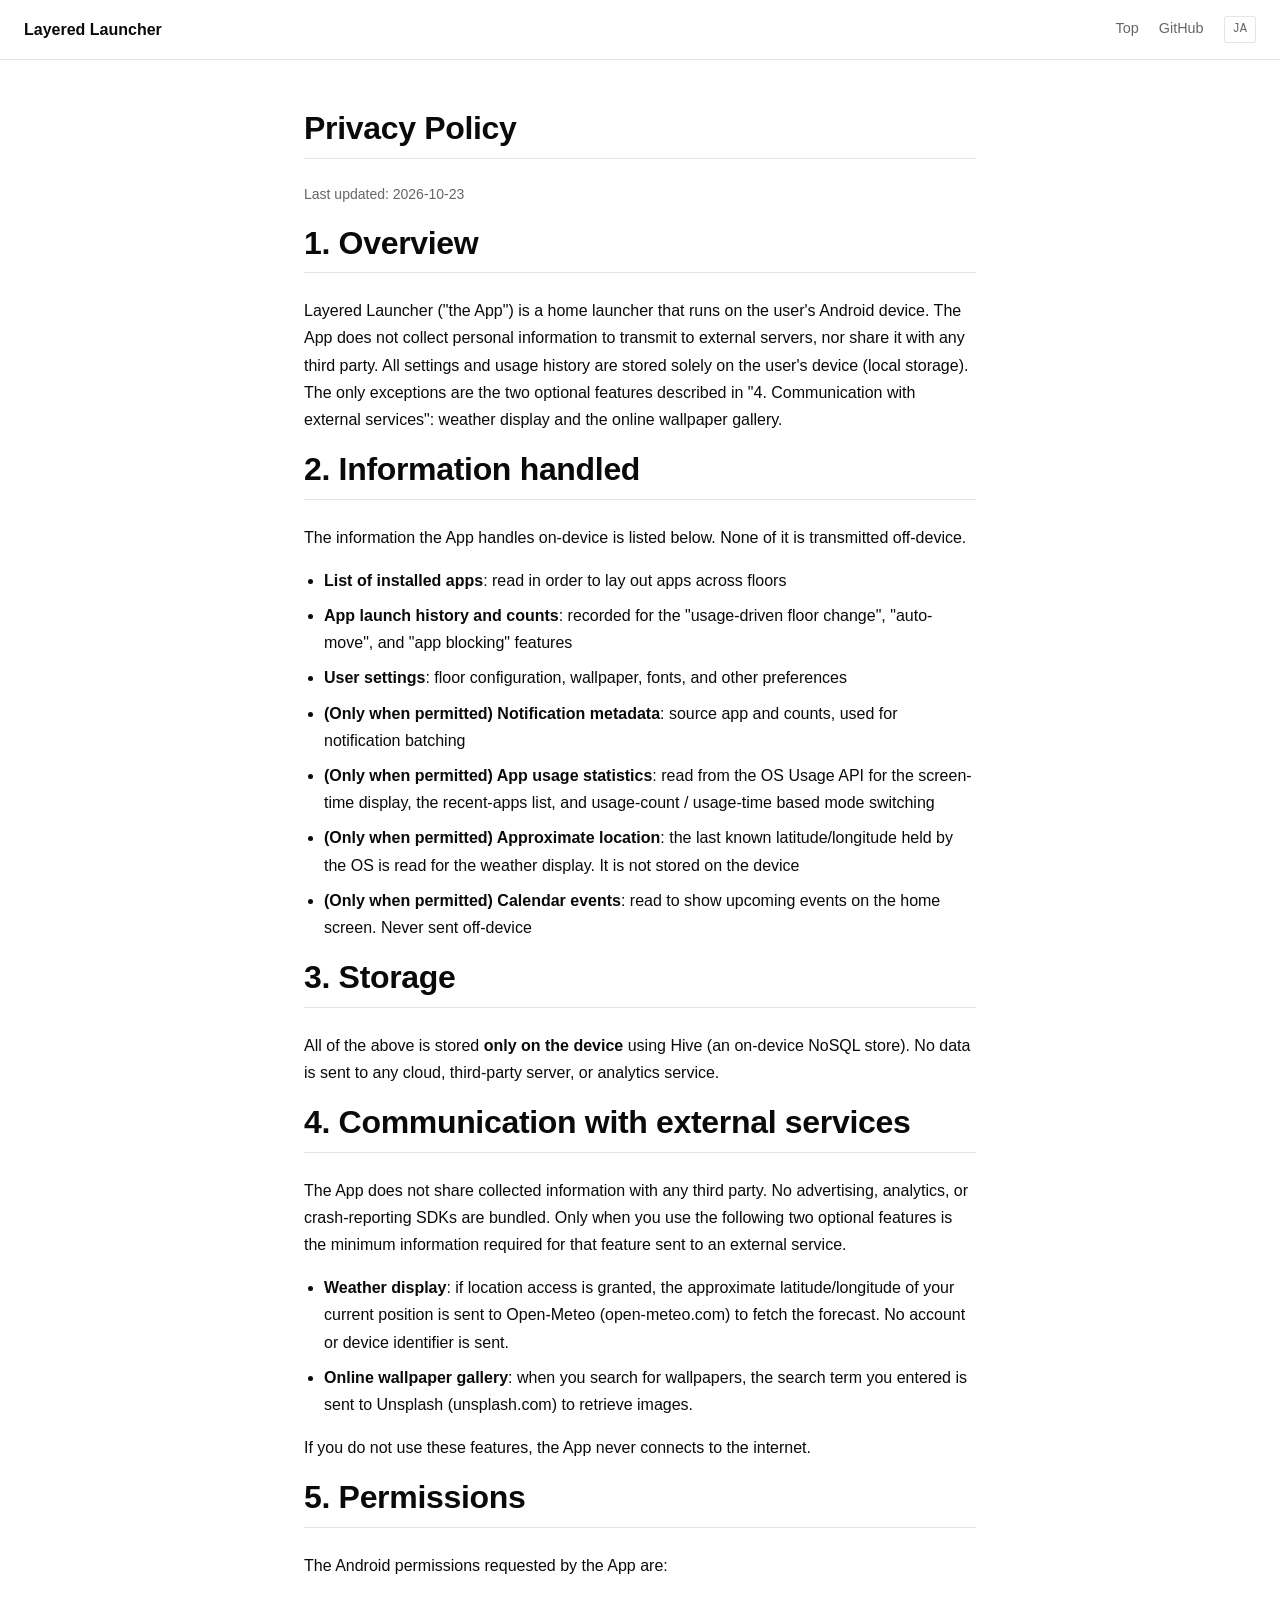
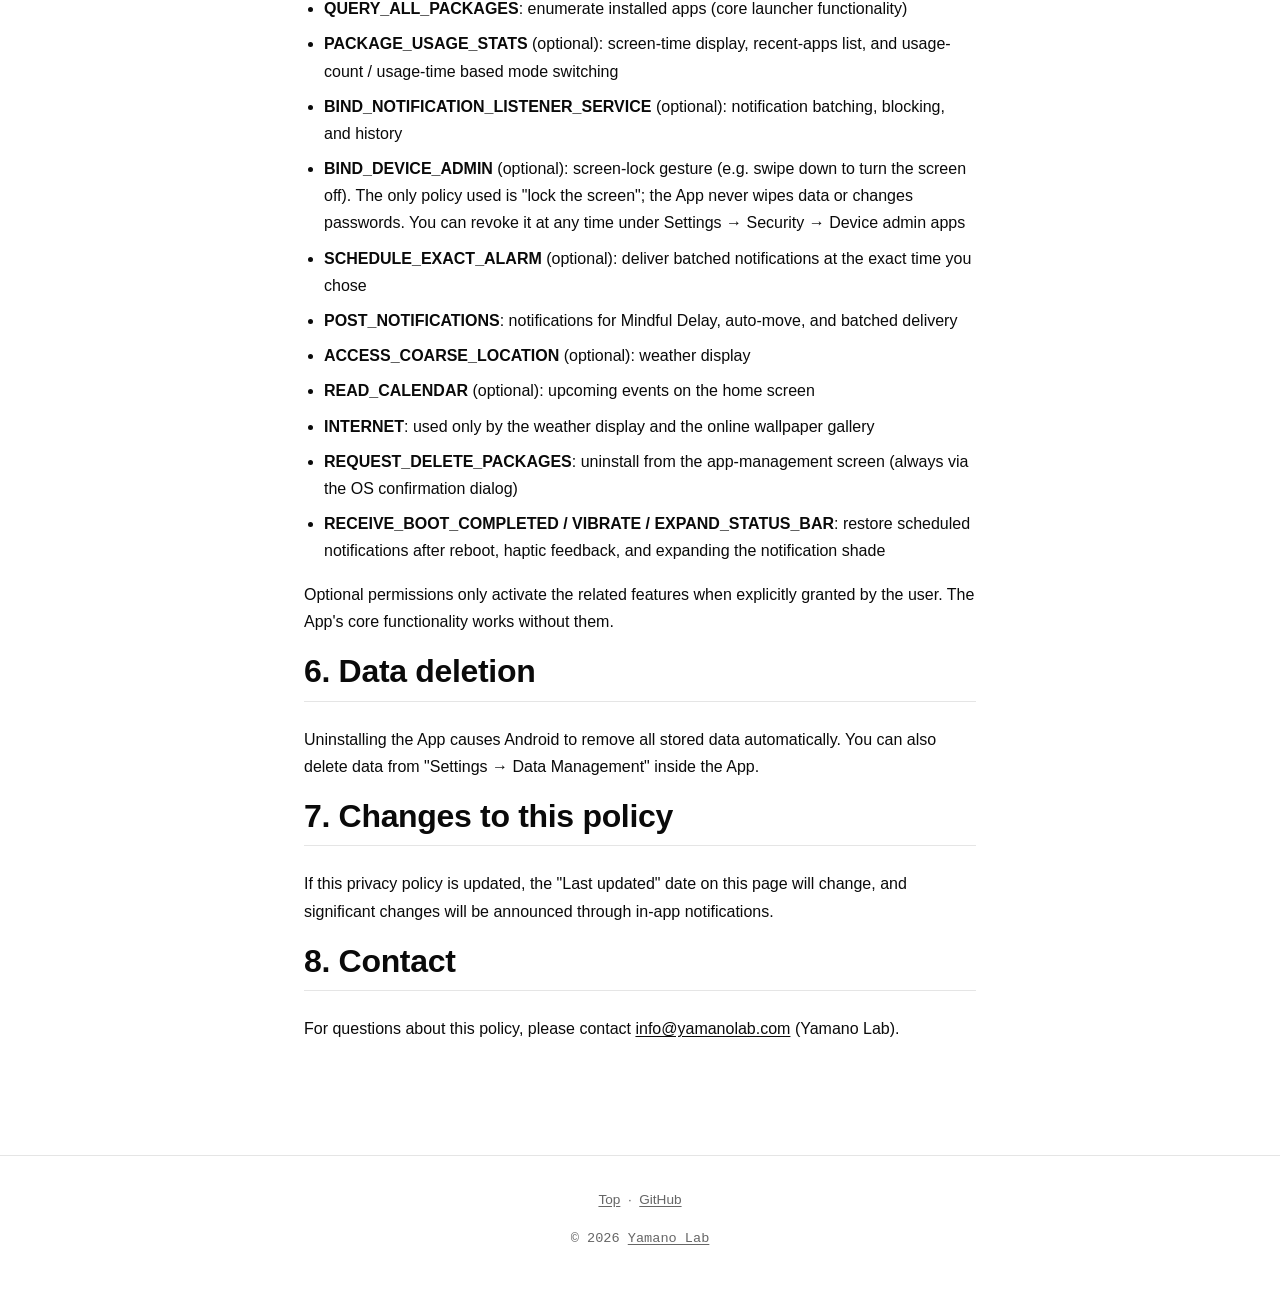
<file: docs/en/privacy.html>
<!DOCTYPE html>
<html lang="en">
<head>
<meta charset="UTF-8">
<meta name="viewport" content="width=device-width, initial-scale=1.0">
<title>Privacy Policy — Layered Launcher</title>
<link rel="canonical" href="https://yamanolab.com/layered-launcher/en/privacy">
<link rel="alternate" hreflang="ja" href="https://yamanolab.com/layered-launcher/privacy">
<link rel="alternate" hreflang="en" href="https://yamanolab.com/layered-launcher/en/privacy">
<link rel="alternate" hreflang="x-default" href="https://yamanolab.com/layered-launcher/privacy">
<link rel="stylesheet" href="../styles.css">
</head>
<body>

<nav class="topnav">
  <a href="./" class="brand">Layered Launcher</a>
  <div class="nav-links">
    <a href="./">Top</a>
    <a href="https://github.com/yama184105/layered_launcher" target="_blank" rel="noopener">GitHub</a>
    <a href="../privacy.html" class="lang-switch">JA</a>
  </div>
</nav>

<main class="section">
  <h1 style="font-size: 2rem; border-bottom: 1px solid var(--border); padding-bottom: 0.5rem;">Privacy Policy</h1>
  <p class="muted small">Last updated: 2026-10-23</p>

  <h2>1. Overview</h2>
  <p>
    Layered Launcher ("the App") is a home launcher that runs on the user's Android device.
    The App does not collect personal information to transmit to external servers, nor share it with any third party.
    All settings and usage history are stored solely on the user's device (local storage).
    The only exceptions are the two optional features described in "4. Communication with external services": weather display and the online wallpaper gallery.
  </p>

  <h2>2. Information handled</h2>
  <p>
    The information the App handles on-device is listed below. None of it is transmitted off-device.
  </p>
  <ul>
    <li><strong>List of installed apps</strong>: read in order to lay out apps across floors</li>
    <li><strong>App launch history and counts</strong>: recorded for the "usage-driven floor change", "auto-move", and "app blocking" features</li>
    <li><strong>User settings</strong>: floor configuration, wallpaper, fonts, and other preferences</li>
    <li><strong>(Only when permitted) Notification metadata</strong>: source app and counts, used for notification batching</li>
    <li><strong>(Only when permitted) App usage statistics</strong>: read from the OS Usage API for the screen-time display, the recent-apps list, and usage-count / usage-time based mode switching</li>
    <li><strong>(Only when permitted) Approximate location</strong>: the last known latitude/longitude held by the OS is read for the weather display. It is not stored on the device</li>
    <li><strong>(Only when permitted) Calendar events</strong>: read to show upcoming events on the home screen. Never sent off-device</li>
  </ul>

  <h2>3. Storage</h2>
  <p>
    All of the above is stored <strong>only on the device</strong> using Hive (an on-device NoSQL store).
    No data is sent to any cloud, third-party server, or analytics service.
  </p>

  <h2>4. Communication with external services</h2>
  <p>
    The App does not share collected information with any third party. No advertising, analytics, or
    crash-reporting SDKs are bundled. Only when you use the following two optional features is the minimum
    information required for that feature sent to an external service.
  </p>
  <ul>
    <li><strong>Weather display</strong>: if location access is granted, the approximate latitude/longitude of your current position is sent to Open-Meteo (open-meteo.com) to fetch the forecast. No account or device identifier is sent.</li>
    <li><strong>Online wallpaper gallery</strong>: when you search for wallpapers, the search term you entered is sent to Unsplash (unsplash.com) to retrieve images.</li>
  </ul>
  <p>If you do not use these features, the App never connects to the internet.</p>

  <h2>5. Permissions</h2>
  <p>The Android permissions requested by the App are:</p>
  <ul>
    <li><strong>QUERY_ALL_PACKAGES</strong>: enumerate installed apps (core launcher functionality)</li>
    <li><strong>PACKAGE_USAGE_STATS</strong> (optional): screen-time display, recent-apps list, and usage-count / usage-time based mode switching</li>
    <li><strong>BIND_NOTIFICATION_LISTENER_SERVICE</strong> (optional): notification batching, blocking, and history</li>
    <li><strong>BIND_DEVICE_ADMIN</strong> (optional): screen-lock gesture (e.g. swipe down to turn the screen off). The only policy used is "lock the screen"; the App never wipes data or changes passwords. You can revoke it at any time under Settings → Security → Device admin apps</li>
    <li><strong>SCHEDULE_EXACT_ALARM</strong> (optional): deliver batched notifications at the exact time you chose</li>
    <li><strong>POST_NOTIFICATIONS</strong>: notifications for Mindful Delay, auto-move, and batched delivery</li>
    <li><strong>ACCESS_COARSE_LOCATION</strong> (optional): weather display</li>
    <li><strong>READ_CALENDAR</strong> (optional): upcoming events on the home screen</li>
    <li><strong>INTERNET</strong>: used only by the weather display and the online wallpaper gallery</li>
    <li><strong>REQUEST_DELETE_PACKAGES</strong>: uninstall from the app-management screen (always via the OS confirmation dialog)</li>
    <li><strong>RECEIVE_BOOT_COMPLETED / VIBRATE / EXPAND_STATUS_BAR</strong>: restore scheduled notifications after reboot, haptic feedback, and expanding the notification shade</li>
  </ul>
  <p>
    Optional permissions only activate the related features when explicitly granted by the user.
    The App's core functionality works without them.
  </p>

  <h2>6. Data deletion</h2>
  <p>
    Uninstalling the App causes Android to remove all stored data automatically.
    You can also delete data from "Settings → Data Management" inside the App.
  </p>

  <h2>7. Changes to this policy</h2>
  <p>
    If this privacy policy is updated, the "Last updated" date on this page will change, and significant
    changes will be announced through in-app notifications.
  </p>

  <h2>8. Contact</h2>
  <p>
    For questions about this policy, please contact
    <a href="mailto:info@yamanolab.com">info@yamanolab.com</a> (Yamano Lab).
  </p>
</main>

<footer class="footer">
  <div class="footer-inner">
    <p>
      <a href="./">Top</a>
      &nbsp;·&nbsp;
      <a href="https://github.com/yama184105/layered_launcher">GitHub</a>
    </p>
    <p class="copy">© 2026 <a href="https://yamanolab.com/">Yamano Lab</a></p>
  </div>
</footer>

</body>
</html>
</file>
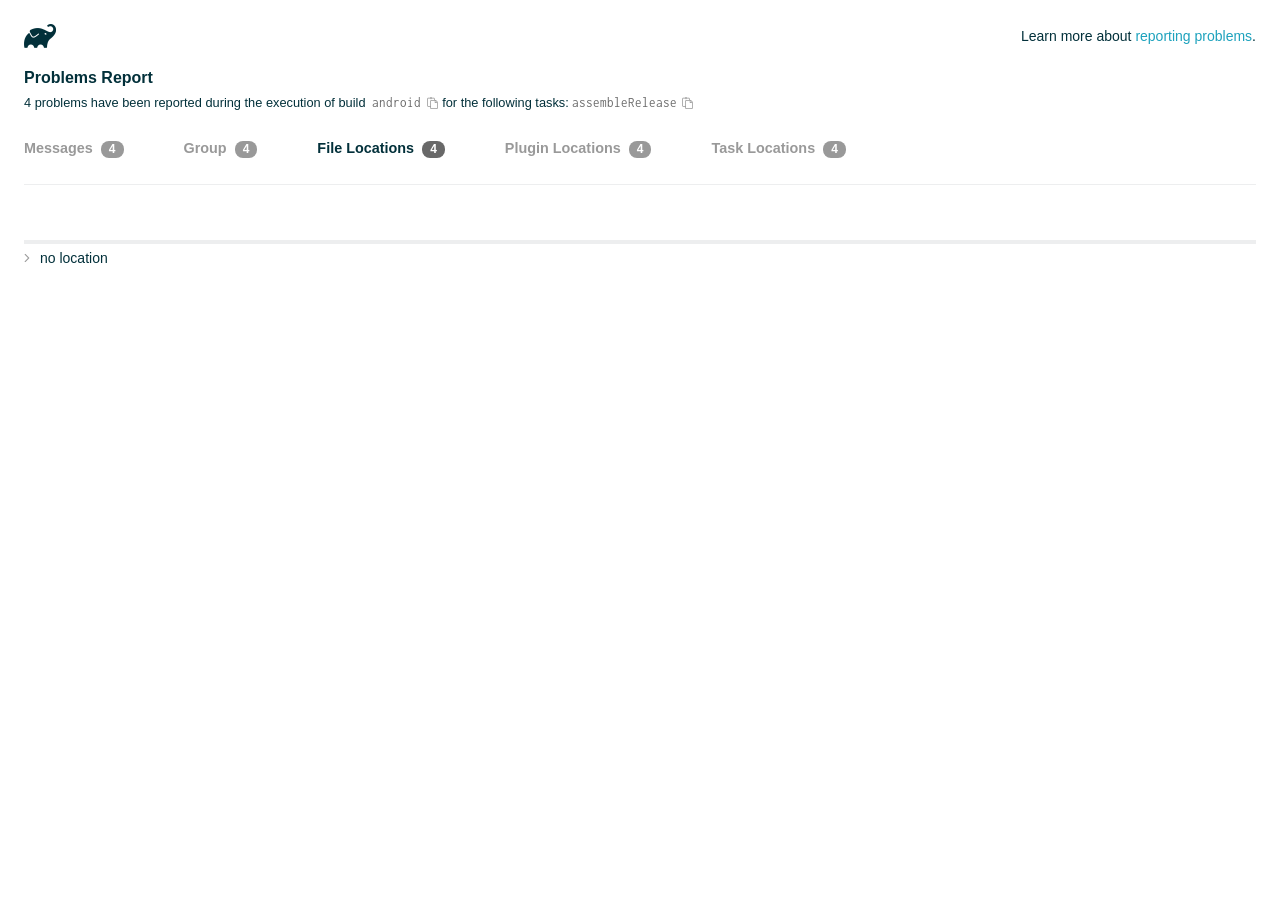
<file: android/build/reports/problems/problems-report.html>
<!DOCTYPE html>

<html lang="en">
<head>
    <!-- Required meta tags -->
    <meta charset="utf-8">
    <meta name="viewport" content="width=device-width, initial-scale=1, shrink-to-fit=no">

                    <style type="text/css">
                /*! normalize.css v7.0.0 | MIT License | github.com/necolas/normalize.css */
html {
    line-height: 1.15;
    -ms-text-size-adjust: 100%;
    -webkit-text-size-adjust: 100%
}

body {
    margin: 0
}

article, aside, footer, header, nav, section {
    display: block
}

h1 {
    font-size: 2em;
    margin: .67em 0
}

figcaption, figure, main {
    display: block
}

figure {
    margin: 1em 40px
}

hr {
    box-sizing: content-box;
    height: 0;
    overflow: visible
}

pre {
    font-family: monospace, monospace;
    font-size: 1em
}

a {
    background-color: transparent;
    -webkit-text-decoration-skip: objects
}

abbr[title] {
    border-bottom: none;
    text-decoration: underline;
    text-decoration: underline dotted
}

b, strong {
    font-weight: inherit
}

b, strong {
    font-weight: bolder
}

code, kbd, samp {
    font-family: monospace, monospace;
    font-size: 1em
}

dfn {
    font-style: italic
}

mark {
    background-color: #ff0;
    color: #000
}

small {
    font-size: 80%
}

sub, sup {
    font-size: 75%;
    line-height: 0;
    position: relative;
    vertical-align: baseline
}

sub {
    bottom: -.25em
}

sup {
    top: -.5em
}

audio, video {
    display: inline-block
}

audio:not([controls]) {
    display: none;
    height: 0
}

img {
    border-style: none
}

svg:not(:root) {
    overflow: hidden
}

button, input, optgroup, select, textarea {
    font-family: sans-serif;
    font-size: 100%;
    line-height: 1.15;
    margin: 0
}

button, input {
    overflow: visible
}

button, select {
    text-transform: none
}

[type=reset], [type=submit], button, html [type=button] {
    -webkit-appearance: button
}

[type=button]::-moz-focus-inner, [type=reset]::-moz-focus-inner, [type=submit]::-moz-focus-inner, button::-moz-focus-inner {
    border-style: none;
    padding: 0
}

[type=button]:-moz-focusring, [type=reset]:-moz-focusring, [type=submit]:-moz-focusring, button:-moz-focusring {
    outline: 1px dotted ButtonText
}

fieldset {
    padding: .35em .75em .625em
}

legend {
    box-sizing: border-box;
    color: inherit;
    display: table;
    max-width: 100%;
    padding: 0;
    white-space: normal
}

progress {
    display: inline-block;
    vertical-align: baseline
}

textarea {
    overflow: auto
}

[type=checkbox], [type=radio] {
    box-sizing: border-box;
    padding: 0
}

[type=number]::-webkit-inner-spin-button, [type=number]::-webkit-outer-spin-button {
    height: auto
}

[type=search] {
    -webkit-appearance: textfield;
    outline-offset: -2px
}

[type=search]::-webkit-search-cancel-button, [type=search]::-webkit-search-decoration {
    -webkit-appearance: none
}

::-webkit-file-upload-button {
    -webkit-appearance: button;
    font: inherit
}

details, menu {
    display: block
}

summary {
    display: list-item
}

canvas {
    display: inline-block
}

template {
    display: none
}

[hidden] {
    display: none
}

/* configuration cache styles */

.report-wrapper {
    margin: 0;
    padding: 0 24px;
}

.gradle-logo {
    width: 32px;
    height: 24px;
    background-image: url("[data-uri]");
    background-size: contain;
}

.header {
    display: flex;
    flex-wrap: wrap;
    position: fixed;
    top: 0;
    left: 0;
    width: 100%;
    padding: 24px 24px 0 24px;
    background-color: white;
    z-index: 1;
}

.learn-more {
    margin-left: auto;
    align-self: center;
    font-size: 0.875rem;
    font-weight: normal;
}

.title {
    display: flex;
    align-items: center;
    padding: 18px 0 24px 0;
    flex: 1 0 100%;
}

.content {
    font-size: 0.875rem;
    padding: 240px 0 48px;
    overflow-x: auto;
    white-space: nowrap;
}

.content ol:first-of-type {
    margin: 0;
}

.tree-btn {
    cursor: pointer;
    display: inline-block;
    width: 16px;
    height: 16px;
    background-size: contain;
    background-repeat: no-repeat;
    vertical-align: middle;
    margin-top: -0.2em;
}

.tree-btn.collapsed {
    background-image: url('data:image/svg+xml;utf8,<svg xmlns="http://www.w3.org/2000/svg" viewBox="0 0 192 512"><path d="M166.9 264.5l-117.8 116c-4.7 4.7-12.3 4.7-17 0l-7.1-7.1c-4.7-4.7-4.7-12.3 0-17L127.3 256 25.1 155.6c-4.7-4.7-4.7-12.3 0-17l7.1-7.1c4.7-4.7 12.3-4.7 17 0l117.8 116c4.6 4.7 4.6 12.3-.1 17z" fill="%23999999" stroke="%23999999"/></svg>');
}

.tree-btn.expanded {
    background-image: url('data:image/svg+xml;utf8,<svg xmlns="http://www.w3.org/2000/svg" viewBox="0 0 256 512"><path d="M119.5 326.9L3.5 209.1c-4.7-4.7-4.7-12.3 0-17l7.1-7.1c4.7-4.7 12.3-4.7 17 0L128 287.3l100.4-102.2c4.7-4.7 12.3-4.7 17 0l7.1 7.1c4.7 4.7 4.7 12.3 0 17L136.5 327c-4.7 4.6-12.3 4.6-17-.1z" fill="%23999999" stroke="%23999999"/></svg>');
}

ul .tree-btn {
    margin-right: 3px;
}

.leaf-icon {
    display: inline-block;
    width: 16px;
    height: 16px;
    background-image: url('data:image/svg+xml;utf8,<svg xmlns="http://www.w3.org/2000/svg" viewBox="0 0 256 512"><path d="M32 256 H224" stroke="%23999999" stroke-width="48" stroke-linecap="round"/></svg>');
    background-size: contain;
    background-repeat: no-repeat;
    vertical-align: middle;
    margin-top: -0.2em;
}

.invisible-text {
    user-select: all; /* Allow the text to be selectable */
    color: transparent; /* Hide the text */
    text-indent: -9999px; /* Move the text out of view */
    position: relative;
    white-space: pre; /* Preserve meaningful whitespace in the invisible text for copying */
}

.text-for-copy {
    display: inline-block;
}

.enum-icon {
    display: inline-block;
    width: 16px;
    height: 16px;
    background-image: url('data:image/svg+xml;utf8,<svg xmlns="http://www.w3.org/2000/svg" viewBox="0 0 1024 1024"><circle cx="512" cy="512" r="200" /></svg>');
    background-size: contain;
    background-repeat: no-repeat;
    vertical-align: middle;
    margin-inline-start: 0.5ex;
    margin-inline-end: 0.5ex;
    margin-top: -0.2em;
}

.error-icon {
    display: inline-block;
    width: 16px;
    height: 16px;
    background-image: url('data:image/svg+xml;utf8,<svg xmlns="http://www.w3.org/2000/svg" viewBox="0 0 320 512"><path d="M193.94 256L296.5 153.44l21.15-21.15c3.12-3.12 3.12-8.19 0-11.31l-22.63-22.63c-3.12-3.12-8.19-3.12-11.31 0L160 222.06 36.29 98.34c-3.12-3.12-8.19-3.12-11.31 0L2.34 120.97c-3.12 3.12-3.12 8.19 0 11.31L126.06 256 2.34 379.71c-3.12 3.12-3.12 8.19 0 11.31l22.63 22.63c3.12 3.12 8.19 3.12 11.31 0L160 289.94 262.56 392.5l21.15 21.15c3.12 3.12 8.19 3.12 11.31 0l22.63-22.63c3.12-3.12 3.12-8.19 0-11.31L193.94 256z" fill="%23FC461E" stroke="%23FC461E"/></svg>');
    background-size: contain;
    background-repeat: no-repeat;
    vertical-align: middle;
    margin-inline-start: 0.5ex;
    margin-inline-end: 0.5ex;
    margin-top: -0.2em;
}

.advice-icon {
    display: inline-block;
    width: 16px;
    height: 16px;
    background-image: url('data:image/svg+xml;utf8,<svg width="800px" height="800px" viewBox="-4.93 0 122.88 122.88" version="1.1" id="Layer_1" xmlns="http://www.w3.org/2000/svg" xmlns:xlink="http://www.w3.org/1999/xlink"  style="enable-background:new 0 0 113.01 122.88" xml:space="preserve"><g><path d="M44.13,102.06c-1.14,0.03-2.14-0.81-2.3-1.96c-0.17-1.2,0.64-2.31,1.82-2.54c-1.3-7.37-4.85-11.43-8.6-15.72 c-2.92-3.34-5.95-6.81-8.34-11.92c-2.35-5.03-3.64-10.23-3.6-15.63c0.05-5.4,1.42-10.96,4.4-16.71c0.02-0.04,0.04-0.07,0.06-0.11 l0,0c3.91-6.62,9.38-11.04,15.47-13.52c5.11-2.09,10.66-2.8,16.1-2.3c5.42,0.5,10.73,2.2,15.37,4.94 c5.9,3.49,10.75,8.67,13.42,15.21c1.44,3.54,2.42,7.49,2.54,11.82c0.12,4.31-0.62,8.96-2.61,13.88 c-2.66,6.59-6.18,10.68-9.47,14.51c-3.03,3.53-5.85,6.81-7.42,11.84c0.89,0.21,1.59,0.94,1.73,1.9c0.17,1.24-0.7,2.39-1.94,2.56 l-0.77,0.11c-0.14,1.09-0.23,2.26-0.27,3.51l0.25-0.04c1.24-0.17,2.39,0.7,2.56,1.94c0.17,1.24-0.7,2.39-1.94,2.56l-0.78,0.11 c0.01,0.15,0.02,0.3,0.03,0.45l0,0c0.07,0.88,0.08,1.73,0.03,2.54l0.13-0.02c1.25-0.15,2.38,0.74,2.54,1.98 c0.15,1.25-0.74,2.38-1.98,2.54l-1.68,0.21c-1.2,3.11-3.34,5.48-5.87,6.94c-1.74,1.01-3.67,1.59-5.61,1.71 c-1.97,0.12-3.96-0.25-5.78-1.13c-2.08-1.02-3.94-2.71-5.29-5.14c-0.65-0.33-1.13-0.97-1.23-1.75c-0.04-0.31-0.01-0.61,0.07-0.89 c-0.39-1.16-0.68-2.43-0.87-3.83l-0.07,0.01c-1.24,0.17-2.39-0.7-2.56-1.94c-0.17-1.24,0.7-2.39,1.94-2.56l0.54-0.08 C44.19,104.32,44.18,103.16,44.13,102.06L44.13,102.06z M2.18,58.86C1.01,58.89,0.04,57.98,0,56.81c-0.04-1.17,0.88-2.14,2.05-2.18 l8.7-0.3c1.17-0.04,2.14,0.88,2.18,2.05c0.04,1.17-0.88,2.14-2.05,2.18L2.18,58.86L2.18,58.86z M110.68,50.25 c1.16-0.12,2.2,0.73,2.32,1.89c0.12,1.16-0.73,2.2-1.89,2.32l-8.66,0.91c-1.16,0.12-2.2-0.73-2.32-1.89 c-0.12-1.16,0.73-2.2,1.89-2.32L110.68,50.25L110.68,50.25z M94.91,14.78c0.65-0.97,1.96-1.23,2.93-0.58 c0.97,0.65,1.23,1.96,0.58,2.93l-4.84,7.24c-0.65,0.97-1.96,1.23-2.93,0.58c-0.97-0.65-1.23-1.96-0.58-2.93L94.91,14.78 L94.91,14.78z M57.63,2.06c0.03-1.17,1-2.09,2.16-2.06c1.17,0.03,2.09,1,2.06,2.16l-0.22,8.7c-0.03,1.17-1,2.09-2.16,2.06 c-1.17-0.03-2.09-1-2.06-2.16L57.63,2.06L57.63,2.06z M13.88,15.53c-0.86-0.8-0.9-2.14-0.11-2.99c0.8-0.86,2.14-0.9,2.99-0.11 l6.37,5.94c0.86,0.8,0.9,2.14,0.11,2.99c-0.8,0.86-2.14,0.9-2.99,0.11L13.88,15.53L13.88,15.53z M47.88,96.95l18.49-2.63 c1.59-6.7,5.05-10.73,8.8-15.08c3.08-3.58,6.36-7.4,8.76-13.34c1.76-4.35,2.41-8.43,2.31-12.19c-0.1-3.75-0.96-7.21-2.24-10.34 c-2.3-5.63-6.51-10.11-11.65-13.15c-4.11-2.43-8.8-3.94-13.59-4.37c-4.77-0.44-9.64,0.19-14.13,2.02 c-5.26,2.15-9.99,5.97-13.39,11.72c-2.64,5.12-3.86,10.02-3.9,14.73c-0.04,4.74,1.11,9.33,3.2,13.8c2.13,4.56,4.97,7.8,7.69,10.92 C42.47,83.9,46.48,88.49,47.88,96.95L47.88,96.95z M65.62,99.02l-17.27,2.45c0.05,1.1,0.07,2.25,0.05,3.47l17.05-2.42 C65.47,101.29,65.52,100.12,65.62,99.02L65.62,99.02z M48.49,109.52c0.12,0.92,0.3,1.76,0.53,2.54l16.55-2.04 c0.11-0.86,0.13-1.77,0.05-2.74l0,0l0-0.02l-0.01-0.17L48.49,109.52L48.49,109.52z M51.37,116.36c0.64,0.67,1.35,1.19,2.1,1.55 c1.15,0.56,2.42,0.79,3.67,0.72c1.29-0.08,2.57-0.47,3.74-1.15c1.1-0.64,2.09-1.53,2.88-2.65L51.37,116.36L51.37,116.36z"/></g></svg>');
    background-size: contain;
    background-repeat: no-repeat;
    vertical-align: middle;
    margin-inline-start: 0.5ex;
    margin-inline-end: 0.5ex;
    margin-top: -0.2em;
}

.warning-icon {
    display: inline-block;
    width: 13px;
    height: 13px;
    background-image: url('data:image/svg+xml;utf8,<svg xmlns="http://www.w3.org/2000/svg" viewBox="0 0 576 512"><path d="M270.2 160h35.5c3.4 0 6.1 2.8 6 6.2l-7.5 196c-.1 3.2-2.8 5.8-6 5.8h-20.5c-3.2 0-5.9-2.5-6-5.8l-7.5-196c-.1-3.4 2.6-6.2 6-6.2zM288 388c-15.5 0-28 12.5-28 28s12.5 28 28 28 28-12.5 28-28-12.5-28-28-28zm281.5 52L329.6 24c-18.4-32-64.7-32-83.2 0L6.5 440c-18.4 31.9 4.6 72 41.6 72H528c36.8 0 60-40 41.5-72zM528 480H48c-12.3 0-20-13.3-13.9-24l240-416c6.1-10.6 21.6-10.7 27.7 0l240 416c6.2 10.6-1.5 24-13.8 24z" fill="%23DEAD22" stroke="%23DEAD22"/></svg>');
    background-size: contain;
    background-repeat: no-repeat;
    vertical-align: middle;
    margin-inline-start: 0.3ex;
    margin-inline-end: 1.1ex;
    margin-top: -0.1em;
}

.documentation-button {
    cursor: pointer;
    display: inline-block;
    width: 13px;
    height: 13px;
    background-image: url('data:image/svg+xml;utf8,<svg xmlns="http://www.w3.org/2000/svg" viewBox="0 0 512 512"><path d="M256 340c-15.464 0-28 12.536-28 28s12.536 28 28 28 28-12.536 28-28-12.536-28-28-28zm7.67-24h-16c-6.627 0-12-5.373-12-12v-.381c0-70.343 77.44-63.619 77.44-107.408 0-20.016-17.761-40.211-57.44-40.211-29.144 0-44.265 9.649-59.211 28.692-3.908 4.98-11.054 5.995-16.248 2.376l-13.134-9.15c-5.625-3.919-6.86-11.771-2.645-17.177C185.658 133.514 210.842 116 255.67 116c52.32 0 97.44 29.751 97.44 80.211 0 67.414-77.44 63.849-77.44 107.408V304c0 6.627-5.373 12-12 12zM256 40c118.621 0 216 96.075 216 216 0 119.291-96.61 216-216 216-119.244 0-216-96.562-216-216 0-119.203 96.602-216 216-216m0-32C119.043 8 8 119.083 8 256c0 136.997 111.043 248 248 248s248-111.003 248-248C504 119.083 392.957 8 256 8z" fill="%23999999" stroke="%23999999"/></svg>');
    background-size: contain;
    background-repeat: no-repeat;
    vertical-align: middle;
    margin-inline-start: 0.5ex;
    margin-inline-end: 0.5ex;
    margin-top: -0.2em;
}

.documentation-button::selection {
    color: transparent;
}

.documentation-button:hover {
    color: transparent;
}

.copy-button {
    cursor: pointer;
    display: inline-block;
    width: 12px;
    height: 12px;
    background-image: url('data:image/svg+xml;utf8,<svg xmlns="http://www.w3.org/2000/svg" viewBox="0 0 448 512"><path d="M433.941 193.941l-51.882-51.882A48 48 0 0 0 348.118 128H320V80c0-26.51-21.49-48-48-48h-66.752C198.643 13.377 180.858 0 160 0s-38.643 13.377-45.248 32H48C21.49 32 0 53.49 0 80v288c0 26.51 21.49 48 48 48h80v48c0 26.51 21.49 48 48 48h224c26.51 0 48-21.49 48-48V227.882a48 48 0 0 0-14.059-33.941zm-22.627 22.627a15.888 15.888 0 0 1 4.195 7.432H352v-63.509a15.88 15.88 0 0 1 7.431 4.195l51.883 51.882zM160 30c9.941 0 18 8.059 18 18s-8.059 18-18 18-18-8.059-18-18 8.059-18 18-18zM48 384c-8.822 0-16-7.178-16-16V80c0-8.822 7.178-16 16-16h66.752c6.605 18.623 24.389 32 45.248 32s38.643-13.377 45.248-32H272c8.822 0 16 7.178 16 16v48H176c-26.51 0-48 21.49-48 48v208H48zm352 96H176c-8.822 0-16-7.178-16-16V176c0-8.822 7.178-16 16-16h144v72c0 13.2 10.8 24 24 24h72v208c0 8.822-7.178 16-16 16z" fill="%23999999" stroke="%23999999"/></svg>');
    background-size: contain;
    background-repeat: no-repeat;
    vertical-align: middle;
    margin-inline-start: 0.5ex;
    margin-top: -0.2em;
}

.groups{
    display: flex;
    border-bottom: 1px solid #EDEEEF;
    flex: 1 0 100%;
}

.uncategorized {
    display: flex;
    border-top: 4px solid #EDEEEF;
    flex: 1 0 100%;
}

.group-selector {
    padding: 0 52px 24px 0;
    font-size: 0.9rem;
    font-weight: bold;
    color: #999999;
    cursor: pointer;
}

.group-selector__count {
    margin: 0 8px;
    border-radius: 8px;
    background-color: #999;
    color: #fff;
    padding: 1px 8px 2px;
    font-size: 0.75rem;
}

.group-selector--active {
    color: #02303A;
    cursor: auto;
}

.group-selector--active .group-selector__count {
    background-color: #686868;
}

.group-selector--disabled {
    cursor: not-allowed;
}

.accordion-header {
    cursor: pointer;
}

.container {
    padding-left: 0.5em;
    padding-right: 0.5em;
}

.stacktrace {
    border-radius: 4px;
    overflow-x: auto;
    padding: 0.5rem;
    margin-bottom: 0;
    min-width: 1000px;
}

/* Lato (bold, regular) */
@font-face {
    font-display: swap;
    font-family: Lato;
    font-weight: 500;
    font-style: normal;
    src: url("https://assets.gradle.com/lato/fonts/lato-semibold/lato-semibold.woff2") format("woff2"),
    url("https://assets.gradle.com/lato/fonts/lato-semibold/lato-semibold.woff") format("woff");
}

@font-face {
    font-display: swap;
    font-family: Lato;
    font-weight: bold;
    font-style: normal;
    src: url("https://assets.gradle.com/lato/fonts/lato-bold/lato-bold.woff2") format("woff2"),
    url("https://assets.gradle.com/lato/fonts/lato-bold/lato-bold.woff") format("woff");
}

* {
    -webkit-box-sizing: border-box;
    -moz-box-sizing: border-box;
    box-sizing: border-box;
}

html,
body {
    margin: 0;
    padding: 0;
}

html {
    font-family: "Lato", "Helvetica Neue", Arial, sans-serif;
    font-size: 16px;
    font-weight: 400;
    line-height: 1.5;
}

body {
    color: #02303A;
    background-color: #ffffff;
    -webkit-text-size-adjust: 100%;
    -ms-text-size-adjust: 100%;
    -webkit-font-smoothing: antialiased;
}


/* typography */
h1, h2, h3, h4, h5, h6 {
    color: #02303A;
    text-rendering: optimizeLegibility;
    margin: 0;
}

h1 {
    font-size: 1rem;
}

h2 {
    font-size: 0.9rem;
}

h3 {
    font-size: 1.125rem;
}

h4, h5, h6 {
    font-size: 0.875rem;
}

h1 code {
    font-weight: bold;
}

ul, ol, dl {
    list-style-position: outside;
    line-height: 1.6;
    padding: 0;
    margin: 0 0 0 20px;
    list-style-type: none;
}

li {
    line-height: 2;
}

a {
    color: #1DA2BD;
    text-decoration: none;
    transition: all 0.3s ease, visibility 0s;
}

a:hover {
    color: #35c1e4;
}

/* code */
code, pre {
    font-family: Inconsolata, Monaco, "Courier New", monospace;
    font-style: normal;
    font-variant-ligatures: normal;
    font-variant-caps: normal;
    font-variant-numeric: normal;
    font-variant-east-asian: normal;
    font-weight: normal;
    font-stretch: normal;
    color: #686868;
}

*:not(pre) > code {
    letter-spacing: 0;
    padding: 0.1em 0.5ex;
    text-rendering: optimizeSpeed;
    word-spacing: -0.15em;
    word-wrap: break-word;
}

pre {
    font-size: 0.75rem;
    line-height: 1.8;
    margin-top: 0;
    margin-bottom: 1.5em;
    padding: 1rem;
}

pre code {
    background-color: transparent;
    color: inherit;
    line-height: 1.8;
    font-size: 100%;
    padding: 0;
}

a code {
    color: #1BA8CB;
}

pre.code, pre.programlisting, pre.screen, pre.tt {
    background-color: #f7f7f8;
    border-radius: 4px;
    font-size: 1em;
    line-height: 1.45;
    margin-bottom: 1.25em;
    overflow-x: auto;
    padding: 1rem;
}

li em, p em {
    padding: 0 1px;
}

code em, tt em {
    text-decoration: none;
}

code + .copy-button {
    margin-inline-start: 0.2ex;
}

.java-exception {
    font-size: 0.75rem;
    padding-left: 24px;
}

.java-exception ul {
    margin: 0;
    line-height: inherit;
}

.java-exception code {
    white-space: pre;
}

.java-exception-part-toggle {
    user-select: none;
    cursor: pointer;
    border-radius: 2px;
    padding: 0.1em 0.2em;
    background: azure;
    color: #686868;
}

                </style>
    <!-- Inconsolata is used as a default monospace font in the report. -->
    <link rel="stylesheet" href="https://fonts.googleapis.com/css?family=Inconsolata:400,700" />

    <title>Gradle Configuration Cache</title>
</head>
<body>

<div id="playground"></div>

<div class="report" id="report">
    Loading...
</div>

<script type="text/javascript">
function configurationCacheProblems() { return (
// begin-report-data
{"diagnostics":[{"locations":[{}],"problem":[{"text":"The RepositoryHandler.jcenter() method has been deprecated."}],"severity":"WARNING","problemDetails":[{"text":"This is scheduled to be removed in Gradle 9.0."}],"contextualLabel":"The RepositoryHandler.jcenter() method has been deprecated.","documentationLink":"https://docs.gradle.org/8.14/userguide/upgrading_version_6.html#jcenter_deprecation","problemId":[{"name":"deprecation","displayName":"Deprecation"},{"name":"repository-jcenter","displayName":"The RepositoryHandler.jcenter() method has been deprecated."}],"solutions":[[{"text":"JFrog announced JCenter's sunset in February 2021. Use mavenCentral() instead."}]]},{"locations":[{}],"problem":[{"text":"Properties should be assigned using the 'propName = value' syntax. Setting a property via the Gradle-generated 'propName value' or 'propName(value)' syntax in Groovy DSL has been deprecated."}],"severity":"WARNING","problemDetails":[{"text":"This is scheduled to be removed in Gradle 10.0."}],"contextualLabel":"Properties should be assigned using the 'propName = value' syntax. Setting a property via the Gradle-generated 'propName value' or 'propName(value)' syntax in Groovy DSL has been deprecated.","documentationLink":"https://docs.gradle.org/8.14/userguide/upgrading_version_8.html#groovy_space_assignment_syntax","problemId":[{"name":"deprecation","displayName":"Deprecation"},{"name":"properties-should-be-assigned-using-the-propname-value-syntax-setting-a-property-via-the-gradle-generated-propname-value-or-propname-value-syntax-in-groovy-dsl","displayName":"Properties should be assigned using the 'propName = value' syntax. Setting a property via the Gradle-generated 'propName value' or 'propName(value)' syntax in Groovy DSL has been deprecated."}],"solutions":[[{"text":"Use assignment ('group = <value>') instead."}]]},{"locations":[{}],"problem":[{"text":"Properties should be assigned using the 'propName = value' syntax. Setting a property via the Gradle-generated 'propName value' or 'propName(value)' syntax in Groovy DSL has been deprecated."}],"severity":"WARNING","problemDetails":[{"text":"This is scheduled to be removed in Gradle 10.0."}],"contextualLabel":"Properties should be assigned using the 'propName = value' syntax. Setting a property via the Gradle-generated 'propName value' or 'propName(value)' syntax in Groovy DSL has been deprecated.","documentationLink":"https://docs.gradle.org/8.14/userguide/upgrading_version_8.html#groovy_space_assignment_syntax","problemId":[{"name":"deprecation","displayName":"Deprecation"},{"name":"properties-should-be-assigned-using-the-propname-value-syntax-setting-a-property-via-the-gradle-generated-propname-value-or-propname-value-syntax-in-groovy-dsl","displayName":"Properties should be assigned using the 'propName = value' syntax. Setting a property via the Gradle-generated 'propName value' or 'propName(value)' syntax in Groovy DSL has been deprecated."}],"solutions":[[{"text":"Use assignment ('version = <value>') instead."}]]},{"locations":[{}],"problem":[{"text":"The RepositoryHandler.jcenter() method has been deprecated."}],"severity":"WARNING","problemDetails":[{"text":"This is scheduled to be removed in Gradle 9.0."}],"contextualLabel":"The RepositoryHandler.jcenter() method has been deprecated.","documentationLink":"https://docs.gradle.org/8.14/userguide/upgrading_version_6.html#jcenter_deprecation","problemId":[{"name":"deprecation","displayName":"Deprecation"},{"name":"repository-jcenter","displayName":"The RepositoryHandler.jcenter() method has been deprecated."}],"solutions":[[{"text":"JFrog announced JCenter's sunset in February 2021. Use mavenCentral() instead."}]]}],"problemsReport":{"totalProblemCount":4,"buildName":"android","requestedTasks":"assembleRelease","documentationLink":"https://docs.gradle.org/8.14/userguide/reporting_problems.html","documentationLinkCaption":"Problem report","summaries":[]}}
// end-report-data
);}
</script>
                <script type="text/javascript">
                !function(n,t){"object"==typeof exports&&"object"==typeof module?module.exports=t():"function"==typeof define&&define.amd?define([],t):"object"==typeof exports?exports["configuration-cache-report"]=t():n["configuration-cache-report"]=t()}(this,(()=>(({70:function(){void 0===ArrayBuffer.isView&&(ArrayBuffer.isView=function(n){return null!=n&&null!=n.__proto__&&n.__proto__.__proto__===Int8Array.prototype.__proto__}),void 0===Math.imul&&(Math.imul=function(n,t){return(4294901760&n)*(65535&t)+(65535&n)*(0|t)|0}),this["configuration-cache-report"]=function(n){"use strict";var t,r,i,e,u,o,f,s,c,a,h,l,_,v,d,g,w,b,p,m,k,q,y,B,C,x,j,P,I,S,z,T,E,L,N,A,M,F,D,O,R,H,$,G,U,V,Q,Z,Y,W,K,X,J,nn,tn,rn,en,un,on,fn,sn,cn,an,hn,ln,_n,vn,dn,gn,wn,bn,pn,mn,kn,qn,yn,Bn,Cn,xn,jn,Pn,In,Sn,zn,Tn,En,Ln,Nn,An,Mn=Math.imul,Fn=ArrayBuffer.isView;function Dn(n,t){if(!(t>=0))throw _u(ce("Requested element count "+t+" is less than zero."));return function(n,t){if(!(t>=0))throw _u(ce("Requested element count "+t+" is less than zero."));if(0===t)return Ct();if(t>=n.length)return function(n){switch(n.length){case 0:return Ct();case 1:return qr(n[0]);default:return function(n){return Hr(function(n){return new It(n,!1)}(n))}(n)}}(n);if(1===t)return qr(n[0]);var r=0,i=Rr(),e=0,u=n.length;n:for(;e<u;){var o=n[e];if(e=e+1|0,i.d(o),(r=r+1|0)===t)break n}return i}(n,rt(n.length-t|0,0))}function On(n,t,r,i,e,u,o){return t=t===A?", ":t,r=r===A?"":r,i=i===A?"":i,e=e===A?-1:e,u=u===A?"...":u,o=o===A?null:o,function(n,t,r,i,e,u,o,f){r=r===A?", ":r,i=i===A?"":i,e=e===A?"":e,u=u===A?-1:u,o=o===A?"...":o,f=f===A?null:f,t.e(i);var s=0,c=0,a=n.length;n:for(;c<a;){var h=n[c];if(c=c+1|0,(s=s+1|0)>1&&t.e(r),!(u<0||s<=u))break n;Jt(t,h,f)}return u>=0&&s>u&&t.e(o),t.e(e),t}(n,Bi(),t,r,i,e,u,o).toString()}function Rn(n){return n.length-1|0}function Hn(n,t){if(null==t){var r=0,i=n.length-1|0;if(r<=i)do{var e=r;if(r=r+1|0,null==n[e])return e}while(r<=i)}else{var u=0,o=n.length-1|0;if(u<=o)do{var f=u;if(u=u+1|0,le(t,n[f]))return f}while(u<=o)}return-1}function $n(n,t,r,i,e,u,o){return t=t===A?", ":t,r=r===A?"":r,i=i===A?"":i,e=e===A?-1:e,u=u===A?"...":u,o=o===A?null:o,Gn(n,Bi(),t,r,i,e,u,o).toString()}function Gn(n,t,r,i,e,u,o,f){r=r===A?", ":r,i=i===A?"":i,e=e===A?"":e,u=u===A?-1:u,o=o===A?"...":o,f=f===A?null:f,t.e(i);var s=0,c=n.f();n:for(;c.g();){var a=c.h();if((s=s+1|0)>1&&t.e(r),!(u<0||s<=u))break n;Jt(t,a,f)}return u>=0&&s>u&&t.e(o),t.e(e),t}function Un(n){if(n.i())throw xu("List is empty.");return n.j(0)}function Vn(n){return new tt(n)}function Qn(n){if(Ke(n,Di)){var t;switch(n.k()){case 0:t=Ct();break;case 1:t=qr(Ke(n,Fi)?n.j(0):n.f().h());break;default:t=Zn(n)}return t}return xt(Xn(n))}function Zn(n){return Hr(n)}function Yn(n){if(Ke(n,Di)&&n.k()<=1)return Qn(n);var t=Xn(n);return function(n){var t=(n.k()/2|0)-1|0;if(t<0)return br();var r=jt(n),i=0;if(i<=t)do{var e=i;i=i+1|0;var u=n.j(e);n.f4(e,n.j(r)),n.f4(r,u),r=r-1|0}while(e!==t)}(t),t}function Wn(n,t){if(!(t>=0))throw _u(ce("Requested element count "+t+" is less than zero."));return function(n,t){if(!(t>=0))throw _u(ce("Requested element count "+t+" is less than zero."));if(0===t)return Ct();if(Ke(n,Di)){if(t>=n.k())return Qn(n);if(1===t)return qr(function(n){if(Ke(n,Fi))return Un(n);var t=n.f();if(!t.g())throw xu("Collection is empty.");return t.h()}(n))}var r=0,i=Rr(),e=n.f();n:for(;e.g();){var u=e.h();if(i.d(u),(r=r+1|0)===t)break n}return xt(i)}(n,rt(n.k()-t|0,0))}function Kn(n,t){if(!(t>=0))throw _u(ce("Requested element count "+t+" is less than zero."));if(0===t)return Ct();var r=n.k();if(t>=r)return Qn(n);if(1===t)return qr(Jn(n));var i=Rr();if(Ke(n,bi)){var e=r-t|0;if(e<r)do{var u=e;e=e+1|0,i.d(n.j(u))}while(e<r)}else for(var o=n.l(r-t|0);o.g();){var f=o.h();i.d(f)}return i}function Xn(n){return Ke(n,Di)?Zn(n):nt(n,Or())}function Jn(n){if(n.i())throw xu("List is empty.");return n.j(jt(n))}function nt(n,t){for(var r=n.f();r.g();){var i=r.h();t.d(i)}return t}function tt(n){this.n_1=n}function rt(n,t){return n<t?t:n}function it(n,t){return n>t?t:n}function et(n,t){return Kt().q(n,t,-1)}function ut(n,t){return new Ft(n,t)}function ot(n){var t=n.f();if(!t.g())return Ct();var r=t.h();if(!t.g())return qr(r);var i=Or();for(i.d(r);t.g();)i.d(t.h());return i}function ft(n){this.r_1=n}function st(n,t){this.s_1=n,this.t_1=t}function ct(){}function at(n){this.x_1=n,this.w_1=0}function ht(n,t){this.a1_1=n,at.call(this,n),_t().b1(t,this.a1_1.k()),this.w_1=t}function lt(){t=this}function _t(){return null==t&&new lt,t}function vt(){_t(),ct.call(this)}function dt(n){this.h1_1=n}function gt(n,t){return t===n?"(this Map)":Vi(t)}function wt(n,t){var r;n:{for(var i=n.o().f();i.g();){var e=i.h();if(le(e.j1(),t)){r=e;break n}}r=null}return r}function bt(){r=this}function pt(){return null==r&&new bt,r}function mt(n){this.q1_1=n,ct.call(this)}function kt(){pt(),this.n1_1=null,this.o1_1=null}function qt(){i=this}function yt(){return null==i&&new qt,i}function Bt(n){return n.length>0?ou(n):Ct()}function Ct(){return null==e&&new Pt,e}function xt(n){switch(n.k()){case 0:return Ct();case 1:return qr(n.j(0));default:return n}}function jt(n){return n.k()-1|0}function Pt(){e=this,this.z1_1=new ke(-1478467534,-1720727600)}function It(n,t){this.b2_1=n,this.c2_1=t}function St(){u=this}function zt(){return null==u&&new St,u}function Tt(n,t){return Ke(n,Di)?n.k():t}function Et(n,t){if(Ke(t,Di))return n.m(t);for(var r=!1,i=t.f();i.g();){var e=i.h();n.d(e)&&(r=!0)}return r}function Lt(){}function Nt(n,t){this.h2_1=n,this.g2_1=n.i2_1.l(function(n,t){if(!(0<=t&&t<=n.k()))throw du("Position index "+t+" must be in range ["+Ve(0,n.k())+"].");return n.k()-t|0}(n,t))}function At(n){vt.call(this),this.i2_1=n}function Mt(n){this.k2_1=n,this.j2_1=n.l2_1.f()}function Ft(n,t){this.l2_1=n,this.m2_1=t}function Dt(n){for(;n.n2_1.g();){var t=n.n2_1.h();if(n.q2_1.t2_1(t)===n.q2_1.s2_1)return n.p2_1=t,n.o2_1=1,br()}n.o2_1=0}function Ot(n){this.q2_1=n,this.n2_1=n.r2_1.f(),this.o2_1=-1,this.p2_1=null}function Rt(n,t,r){t=t===A||t,this.r2_1=n,this.s2_1=t,this.t2_1=r}function Ht(){return null==o&&new $t,o}function $t(){o=this,this.u2_1=new ke(1993859828,793161749)}function Gt(n,t,r){return Ut(Ut(n,r)-Ut(t,r)|0,r)}function Ut(n,t){var r=n%t|0;return r>=0?r:r+t|0}function Vt(){f=this,this.p_1=new Zt(1,0)}function Qt(){return null==f&&new Vt,f}function Zt(n,t){Qt(),Xt.call(this,n,t,1)}function Yt(n,t,r){Lt.call(this),this.d3_1=r,this.e3_1=t,this.f3_1=this.d3_1>0?n<=t:n>=t,this.g3_1=this.f3_1?n:this.e3_1}function Wt(){s=this}function Kt(){return null==s&&new Wt,s}function Xt(n,t,r){if(Kt(),0===r)throw _u("Step must be non-zero.");if(r===mr().MIN_VALUE)throw _u("Step must be greater than Int.MIN_VALUE to avoid overflow on negation.");this.z2_1=n,this.a3_1=function(n,t,r){var i;if(r>0)i=n>=t?t:t-Gt(t,n,r)|0;else{if(!(r<0))throw _u("Step is zero.");i=n<=t?t:t+Gt(n,t,0|-r)|0}return i}(n,t,r),this.b3_1=r}function Jt(n,t,r){null!=r?n.e(r(t)):null==t||nu(t)?n.e(t):t instanceof Mi?n.i3(t.h3_1):n.e(Vi(t))}function nr(n,t,r){if(n===t)return!0;if(!(r=r!==A&&r))return!1;var i=xi(n),e=xi(t);return i===e||le(new Mi(ne(Li(i).toLowerCase(),0)),new Mi(ne(Li(e).toLowerCase(),0)))}function tr(n){return re(n)-1|0}function rr(n,t,r,i){return r=r===A?0:r,(i=i!==A&&i)||"string"!=typeof n?ir(n,t,r,re(n),i):n.indexOf(t,r)}function ir(n,t,r,i,e,u){var o=(u=u!==A&&u)?et(it(r,tr(n)),rt(i,0)):Ve(rt(r,0),it(i,re(n)));if("string"==typeof n&&"string"==typeof t){var f=o.z2_1,s=o.a3_1,c=o.b3_1;if(c>0&&f<=s||c<0&&s<=f)do{var a=f;if(f=f+c|0,Ti(t,0,n,a,re(t),e))return a}while(a!==s)}else{var h=o.z2_1,l=o.a3_1,_=o.b3_1;if(_>0&&h<=l||_<0&&l<=h)do{var v=h;if(h=h+_|0,fr(t,0,n,v,re(t),e))return v}while(v!==l)}return-1}function er(n){var t=0,r=re(n)-1|0,i=!1;n:for(;t<=r;){var e=ji(ne(n,i?r:t));if(i){if(!e)break n;r=r-1|0}else e?t=t+1|0:i=!0}return ie(n,t,r+1|0)}function ur(n,t){return ce(ie(n,t.y2(),t.c3()+1|0))}function or(n,t,r,i,e){r=r===A?0:r,i=i!==A&&i,sr(e=e===A?0:e);var u,o,f=ou(t);return new hr(n,r,e,(u=f,o=i,function(n,t){var r=function(n,t,r,i){if(!i&&1===t.k()){var e=function(n){if(Ke(n,Fi))return function(n){var t;switch(n.k()){case 0:throw xu("List is empty.");case 1:t=n.j(0);break;default:throw _u("List has more than one element.")}return t}(n);var t=n.f();if(!t.g())throw xu("Collection is empty.");var r=t.h();if(t.g())throw _u("Collection has more than one element.");return r}(t),u=rr(n,e,r);return u<0?null:_r(u,e)}var o=Ve(rt(r,0),re(n));if("string"==typeof n){var f=o.z2_1,s=o.a3_1,c=o.b3_1;if(c>0&&f<=s||c<0&&s<=f)do{var a,h=f;f=f+c|0;n:{for(var l=t.f();l.g();){var _=l.h();if(Ti(_,0,n,h,_.length,i)){a=_;break n}}a=null}if(null!=a)return _r(h,a)}while(h!==s)}else{var v=o.z2_1,d=o.a3_1,g=o.b3_1;if(g>0&&v<=d||g<0&&d<=v)do{var w,b=v;v=v+g|0;n:{for(var p=t.f();p.g();){var m=p.h();if(fr(m,0,n,b,m.length,i)){w=m;break n}}w=null}if(null!=w)return _r(b,w)}while(b!==d)}return null}(n,u,t,o);return null==r?null:_r(r.t3_1,r.u3_1.length)}))}function fr(n,t,r,i,e,u){if(i<0||t<0||t>(re(n)-e|0)||i>(re(r)-e|0))return!1;var o=0;if(o<e)do{var f=o;if(o=o+1|0,!nr(ne(n,t+f|0),ne(r,i+f|0),u))return!1}while(o<e);return!0}function sr(n){if(!(n>=0))throw _u(ce("Limit must be non-negative, but was "+n))}function cr(n){if(n.l3_1<0)n.j3_1=0,n.m3_1=null;else{var t;if(n.o3_1.r3_1>0?(n.n3_1=n.n3_1+1|0,t=n.n3_1>=n.o3_1.r3_1):t=!1,t||n.l3_1>re(n.o3_1.p3_1))n.m3_1=Ve(n.k3_1,tr(n.o3_1.p3_1)),n.l3_1=-1;else{var r=n.o3_1.s3_1(n.o3_1.p3_1,n.l3_1);if(null==r)n.m3_1=Ve(n.k3_1,tr(n.o3_1.p3_1)),n.l3_1=-1;else{var i=r.v3(),e=r.w3();n.m3_1=function(n,t){return t<=mr().MIN_VALUE?Qt().p_1:Ve(n,t-1|0)}(n.k3_1,i),n.k3_1=i+e|0,n.l3_1=n.k3_1+(0===e?1:0)|0}}n.j3_1=1}}function ar(n){this.o3_1=n,this.j3_1=-1,this.k3_1=function(n,t,r){if(0>r)throw _u("Cannot coerce value to an empty range: maximum "+r+" is less than minimum 0.");return n<0?0:n>r?r:n}(n.q3_1,0,re(n.p3_1)),this.l3_1=this.k3_1,this.m3_1=null,this.n3_1=0}function hr(n,t,r,i){this.p3_1=n,this.q3_1=t,this.r3_1=r,this.s3_1=i}function lr(n,t){this.t3_1=n,this.u3_1=t}function _r(n,t){return new lr(n,t)}function vr(){}function dr(){}function gr(){}function wr(){c=this}function br(){return null==c&&new wr,c}function pr(){a=this,this.MIN_VALUE=-2147483648,this.MAX_VALUE=2147483647,this.SIZE_BYTES=4,this.SIZE_BITS=32}function mr(){return null==a&&new pr,a}function kr(n){for(var t=[],r=n.f();r.g();)t.push(r.h());return t}function qr(n){return 0===(t=[n]).length?Or():Hr(new It(t,!0));var t}function yr(n){return n<0&&function(){throw Pu("Index overflow has happened.")}(),n}function Br(n){return void 0!==n.toArray?n.toArray():kr(n)}function Cr(n){return function(n,t){for(var r=0,i=n.length;r<i;){var e=n[r];r=r+1|0,t.d(e)}return t}(t=[n],(r=t.length,i=de(ve(ni)),function(n,t,r){Mr.call(r),ni.call(r),r.y5_1=function(n){return Kr(n,0,de(ve(Xr)))}(n)}(r,0,i),i));var t,r,i}function xr(){ct.call(this)}function jr(n){this.j4_1=n,this.h4_1=0,this.i4_1=-1}function Pr(n,t){this.n4_1=n,jr.call(this,n),_t().b1(t,this.n4_1.k()),this.h4_1=t}function Ir(){xr.call(this),this.o4_1=0}function Sr(n){this.r4_1=n}function zr(n){this.s4_1=n}function Tr(n,t){this.t4_1=n,this.u4_1=t}function Er(){Mr.call(this)}function Lr(n){this.x4_1=n,Mr.call(this)}function Nr(n){this.e5_1=n,xr.call(this)}function Ar(){kt.call(this),this.c5_1=null,this.d5_1=null}function Mr(){xr.call(this)}function Fr(){h=this;var n=Rr();n.c_1=!0,this.i5_1=n}function Dr(){return null==h&&new Fr,h}function Or(){return n=de(ve(Gr)),t=[],Gr.call(n,t),n;var n,t}function Rr(n){return t=de(ve(Gr)),r=[],Gr.call(t,r),t;var t,r}function Hr(n){return function(n,t){var r;return r=Br(n),Gr.call(t,r),t}(n,de(ve(Gr)))}function $r(n,t){return _t().e1(t,n.k()),t}function Gr(n){Dr(),Ir.call(this),this.b_1=n,this.c_1=!1}function Ur(n,t,r,i,e){if(r===i)return n;var u=(r+i|0)/2|0,o=Ur(n,t,r,u,e),f=Ur(n,t,u+1|0,i,e),s=o===t?n:t,c=r,a=u+1|0,h=r;if(h<=i)do{var l=h;if(h=h+1|0,c<=u&&a<=i){var _=o[c],v=f[a];e.compare(_,v)<=0?(s[l]=_,c=c+1|0):(s[l]=v,a=a+1|0)}else c<=u?(s[l]=o[c],c=c+1|0):(s[l]=f[a],a=a+1|0)}while(l!==i);return s}function Vr(n,t){return(3&n)-(3&t)|0}function Qr(){_=this}function Zr(n){this.n5_1=n,Er.call(this)}function Yr(n){return function(n,t){Ar.call(t),Xr.call(t),t.t5_1=n,t.u5_1=n.w5()}(new ui((null==_&&new Qr,_)),n),n}function Wr(){return Yr(de(ve(Xr)))}function Kr(n,t,r){if(Yr(r),!(n>=0))throw _u(ce("Negative initial capacity: "+n));if(!(t>=0))throw _u(ce("Non-positive load factor: "+t));return r}function Xr(){this.v5_1=null}function Jr(n,t){return Mr.call(t),ni.call(t),t.y5_1=n,t}function ni(){}function ti(n,t){var r=ii(n,n.h6_1.m5(t));if(null==r)return null;var i=r;if(null!=i&&Xe(i))return ri(i,n,t);var e=i;return n.h6_1.l5(e.j1(),t)?e:null}function ri(n,t,r){var i;n:{for(var e=0,u=n.length;e<u;){var o=n[e];if(e=e+1|0,t.h6_1.l5(o.j1(),r)){i=o;break n}}i=null}return i}function ii(n,t){var r=n.i6_1[t];return void 0===r?null:r}function ei(n){this.g6_1=n,this.z5_1=-1,this.a6_1=Object.keys(n.i6_1),this.b6_1=-1,this.c6_1=null,this.d6_1=!1,this.e6_1=-1,this.f6_1=null}function ui(n){this.h6_1=n,this.i6_1=this.k6(),this.j6_1=0}function oi(){}function fi(n){this.n6_1=n,this.l6_1=null,this.m6_1=null,this.m6_1=this.n6_1.y6_1.v6_1}function si(){v=this;var n,t=(_i(0,0,n=de(ve(vi))),n);t.x6_1=!0,this.e7_1=t}function ci(){return null==v&&new si,v}function ai(n,t,r){this.d7_1=n,Tr.call(this,t,r),this.b7_1=null,this.c7_1=null}function hi(n){this.y6_1=n,Er.call(this)}function li(){return Yr(n=de(ve(vi))),vi.call(n),n.w6_1=Wr(),n;var n}function _i(n,t,r){return Kr(n,t,r),vi.call(r),r.w6_1=Wr(),r}function vi(){ci(),this.v6_1=null,this.x6_1=!1}function di(){d=this;var n=gi(0),t=n.y5_1;(t instanceof vi?t:pe()).j5(),this.f7_1=n}function gi(n){return function(n,t){return function(n,t,r){Jr(function(n,t){return _i(n,t,de(ve(vi)))}(n,t),r),wi.call(r)}(n,0,t),t}(n,de(ve(wi)))}function wi(){null==d&&new di}function bi(){}function pi(){}function mi(n){pi.call(this),this.k7_1=n}function ki(){qi.call(this)}function qi(){pi.call(this),this.m7_1=""}function yi(){if(!w){w=!0;var n="undefined"!=typeof process&&process.versions&&!!process.versions.node;g=n?new mi(process.stdout):new ki}}function Bi(){return n=de(ve(Ci)),Ci.call(n,""),n;var n}function Ci(n){this.o7_1=void 0!==n?n:""}function xi(n){var t=Li(n).toUpperCase();return t.length>1?n:ne(t,0)}function ji(n){return function(n){return 9<=n&&n<=13||28<=n&&n<=32||160===n||n>4096&&(5760===n||8192<=n&&n<=8202||8232===n||8233===n||8239===n||8287===n||12288===n)}(n)}function Pi(){b=this,this.q7_1=new RegExp("[\\\\^$*+?.()|[\\]{}]","g"),this.r7_1=new RegExp("[\\\\$]","g"),this.s7_1=new RegExp("\\$","g")}function Ii(){return null==b&&new Pi,b}function Si(n,t){Ii(),this.v7_1=n,this.w7_1=function(n){if(Ke(n,Di)){var t;switch(n.k()){case 0:t=Ht();break;case 1:t=Cr(Ke(n,Fi)?n.j(0):n.f().h());break;default:t=nt(n,gi(n.k()))}return t}return function(n){switch(n.k()){case 0:return Ht();case 1:return Cr(n.f().h());default:return n}}(nt(n,(r=de(ve(wi)),Jr(li(),r),wi.call(r),r)));var r}(t),this.x7_1=new RegExp(n,$n(t,"","gu",A,A,A,zi)),this.y7_1=null,this.z7_1=null}function zi(n){return n.d8_1}function Ti(n,t,r,i,e,u){return fr(n,t,r,i,e,u=u!==A&&u)}function Ei(n,t){return n-t|0}function Li(n){return String.fromCharCode(n)}function Ni(){p=this,this.e8_1=0,this.f8_1=65535,this.g8_1=55296,this.h8_1=56319,this.i8_1=56320,this.j8_1=57343,this.k8_1=55296,this.l8_1=57343,this.m8_1=2,this.n8_1=16}function Ai(){return null==p&&new Ni,p}function Mi(n){Ai(),this.h3_1=n}function Fi(){}function Di(){}function Oi(){}function Ri(){}function Hi(){}function $i(){}function Gi(){m=this}function Ui(n,t){null==m&&new Gi,this.p8_1=n,this.q8_1=t}function Vi(n){var t=null==n?null:ce(n);return null==t?"null":t}function Qi(n){return new Zi(n)}function Zi(n){this.t8_1=n,this.s8_1=0}function Yi(){return Ji(),k}function Wi(){return Ji(),q}function Ki(){return Ji(),y}function Xi(){return Ji(),B}function Ji(){x||(x=!0,k=new ArrayBuffer(8),q=new Float64Array(Yi()),new Float32Array(Yi()),y=new Int32Array(Yi()),Wi()[0]=-1,B=0!==Ki()[0]?1:0,C=1-Xi()|0)}function ne(n,t){var r;if(te(n)){var i,e=n.charCodeAt(t);if(Ai(),e<0?i=!0:(Ai(),i=e>65535),i)throw _u("Invalid Char code: "+e);r=Ue(e)}else r=n.y3(t);return r}function te(n){return"string"==typeof n}function re(n){return te(n)?n.length:n.x3()}function ie(n,t,r){return te(n)?n.substring(t,r):n.z3(t,r)}function ee(n){return ce(n)}function ue(n,t){var r;switch(typeof n){case"number":r="number"==typeof t?oe(n,t):t instanceof ke?oe(n,t.w8()):fe(n,t);break;case"string":case"boolean":r=fe(n,t);break;default:r=function(n,t){return n.a4(t)}(n,t)}return r}function oe(n,t){var r;if(n<t)r=-1;else if(n>t)r=1;else if(n===t){var i;if(0!==n)i=0;else{var e=1/n;i=e===1/t?0:e<0?-1:1}r=i}else r=n!=n?t!=t?0:1:-1;return r}function fe(n,t){return n<t?-1:n>t?1:0}function se(n){if(!("kotlinHashCodeValue$"in n)){var t=4294967296*Math.random()|0,r=new Object;r.value=t,r.enumerable=!1,Object.defineProperty(n,"kotlinHashCodeValue$",r)}return n.kotlinHashCodeValue$}function ce(n){return null==n?"null":function(n){return!!Ye(n)||Fn(n)}(n)?"[...]":n.toString()}function ae(n){if(null==n)return 0;var t;switch(typeof n){case"object":t="function"==typeof n.hashCode?n.hashCode():se(n);break;case"function":t=se(n);break;case"number":t=function(n){return Ji(),(0|n)===n?Ge(n):(Wi()[0]=n,Mn(Ki()[(Ji(),C)],31)+Ki()[Xi()]|0)}(n);break;case"boolean":t=n?1:0;break;default:t=he(String(n))}return t}function he(n){var t=0,r=0,i=n.length-1|0;if(r<=i)do{var e=r;r=r+1|0;var u=n.charCodeAt(e);t=Mn(t,31)+u|0}while(e!==i);return t}function le(n,t){return null==n?null==t:null!=t&&("object"==typeof n&&"function"==typeof n.equals?n.equals(t):n!=n?t!=t:"number"==typeof n&&"number"==typeof t?n===t&&(0!==n||1/n==1/t):n===t)}function _e(n,t){null!=Error.captureStackTrace?Error.captureStackTrace(n,t):n.stack=(new Error).stack}function ve(n){return n.prototype}function de(n){return Object.create(n)}function ge(n,t,r){Error.call(n),function(n,t,r){var i=eu(Object.getPrototypeOf(n));if(!(1&i)){var e;if(null==t){var u;if(null!==t){var o=null==r?null:r.toString();u=null==o?A:o}else u=A;e=u}else e=t;n.message=e}2&i||(n.cause=r),n.name=Object.getPrototypeOf(n).constructor.name}(n,t,r)}function we(n){var t;return null==n?function(){throw Eu()}():t=n,t}function be(){throw Nu()}function pe(){throw Mu()}function me(){j=this,this.x8_1=new ke(0,-2147483648),this.y8_1=new ke(-1,2147483647),this.z8_1=8,this.a9_1=64}function ke(n,t){null==j&&new me,gr.call(this),this.u8_1=n,this.v8_1=t}function qe(){return $e(),P}function ye(){return $e(),I}function Be(){return $e(),S}function Ce(){return $e(),T}function xe(){return $e(),E}function je(n,t){if($e(),Te(n,t))return 0;var r=Ne(n),i=Ne(t);return r&&!i?-1:!r&&i?1:Ne(Ie(n,t))?-1:1}function Pe(n,t){$e();var r=n.v8_1>>>16|0,i=65535&n.v8_1,e=n.u8_1>>>16|0,u=65535&n.u8_1,o=t.v8_1>>>16|0,f=65535&t.v8_1,s=t.u8_1>>>16|0,c=0,a=0,h=0,l=0;return c=(c=c+((a=(a=a+((h=(h=h+((l=l+(u+(65535&t.u8_1)|0)|0)>>>16|0)|0)+(e+s|0)|0)>>>16|0)|0)+(i+f|0)|0)>>>16|0)|0)+(r+o|0)|0,new ke((h&=65535)<<16|(l&=65535),(c&=65535)<<16|(a&=65535))}function Ie(n,t){return $e(),Pe(n,t.e9())}function Se(n,t){if($e(),Ae(n))return qe();if(Ae(t))return qe();if(Te(n,Ce()))return Me(t)?Ce():qe();if(Te(t,Ce()))return Me(n)?Ce():qe();if(Ne(n))return Ne(t)?Se(Fe(n),Fe(t)):Fe(Se(Fe(n),t));if(Ne(t))return Fe(Se(n,Fe(t)));if(De(n,xe())&&De(t,xe()))return Oe(ze(n)*ze(t));var r=n.v8_1>>>16|0,i=65535&n.v8_1,e=n.u8_1>>>16|0,u=65535&n.u8_1,o=t.v8_1>>>16|0,f=65535&t.v8_1,s=t.u8_1>>>16|0,c=65535&t.u8_1,a=0,h=0,l=0,_=0;return l=l+((_=_+Mn(u,c)|0)>>>16|0)|0,_&=65535,h=(h=h+((l=l+Mn(e,c)|0)>>>16|0)|0)+((l=(l&=65535)+Mn(u,s)|0)>>>16|0)|0,l&=65535,a=(a=(a=a+((h=h+Mn(i,c)|0)>>>16|0)|0)+((h=(h&=65535)+Mn(e,s)|0)>>>16|0)|0)+((h=(h&=65535)+Mn(u,f)|0)>>>16|0)|0,h&=65535,a=a+(((Mn(r,c)+Mn(i,s)|0)+Mn(e,f)|0)+Mn(u,o)|0)|0,new ke(l<<16|_,(a&=65535)<<16|h)}function ze(n){return $e(),4294967296*n.v8_1+function(n){return $e(),n.u8_1>=0?n.u8_1:4294967296+n.u8_1}(n)}function Te(n,t){return $e(),n.v8_1===t.v8_1&&n.u8_1===t.u8_1}function Ee(n,t){if($e(),t<2||36<t)throw mu("radix out of range: "+t);if(Ae(n))return"0";if(Ne(n)){if(Te(n,Ce())){var r=Le(t),i=n.d9(r),e=Ie(Se(i,r),n).g9();return Ee(i,t)+e.toString(t)}return"-"+Ee(Fe(n),t)}for(var u=2===t?31:t<=10?9:t<=21?7:t<=35?6:5,o=Oe(Math.pow(t,u)),f=n,s="";;){var c=f.d9(o),a=Ie(f,Se(c,o)).g9().toString(t);if(Ae(f=c))return a+s;for(;a.length<u;)a="0"+a;s=a+s}}function Le(n){return $e(),new ke(n,n<0?-1:0)}function Ne(n){return $e(),n.v8_1<0}function Ae(n){return $e(),0===n.v8_1&&0===n.u8_1}function Me(n){return $e(),!(1&~n.u8_1)}function Fe(n){return $e(),n.e9()}function De(n,t){return $e(),je(n,t)<0}function Oe(n){if($e(),(t=n)!=t)return qe();if(n<=-0x8000000000000000)return Ce();if(n+1>=0x8000000000000000)return $e(),z;if(n<0)return Fe(Oe(-n));var t,r=4294967296;return new ke(n%r|0,n/r|0)}function Re(n,t){return $e(),je(n,t)>0}function He(n,t){return $e(),je(n,t)>=0}function $e(){L||(L=!0,P=Le(0),I=Le(1),S=Le(-1),z=new ke(-1,2147483647),T=new ke(0,-2147483648),E=Le(16777216))}function Ge(n){return n instanceof ke?n.g9():function(n){return n>2147483647?2147483647:n<-2147483648?-2147483648:0|n}(n)}function Ue(n){var t;return t=function(n){return n<<16>>16}(Ge(n)),function(n){return 65535&n}(t)}function Ve(n,t){return new Zt(n,t)}function Qe(n,t,r,i){return Ze("class",n,t,r,i,null)}function Ze(n,t,r,i,e,u){return{kind:n,simpleName:t,associatedObjectKey:r,associatedObjects:i,suspendArity:e,$kClass$:A,iid:u}}function Ye(n){return Array.isArray(n)}function We(n,t,r,i,e,u,o,f){null!=i&&(n.prototype=Object.create(i.prototype),n.prototype.constructor=n);var s=r(t,u,o,null==f?[]:f);n.$metadata$=s,null!=e&&((null!=s.iid?n:n.prototype).$imask$=function(n){for(var t=1,r=[],i=0,e=n.length;i<e;){var u=n[i];i=i+1|0;var o=t,f=u.prototype.$imask$,s=null==f?u.$imask$:f;null!=s&&(r.push(s),o=s.length);var c=u.$metadata$.iid,a=null==c?null:(l=void 0,v=1<<(31&(h=c)),(l=new Int32Array(1+(h>>5)|0))[_=h>>5]=l[_]|v,l);null!=a&&(r.push(a),o=Math.max(o,a.length)),o>t&&(t=o)}var h,l,_,v;return function(n,t){for(var r=0,i=new Int32Array(n);r<n;){for(var e=r,u=0,o=0,f=t.length;o<f;){var s=t[o];o=o+1|0,e<s.length&&(u|=s[e])}i[e]=u,r=r+1|0}return i}(t,r)}(e))}function Ke(n,t){return function(n,t){var r=n.$imask$;return null!=r&&function(n,t){var r=t>>5;if(r>n.length)return!1;var i=1<<(31&t);return!!(n[r]&i)}(r,t)}(n,t.$metadata$.iid)}function Xe(n){return!!Ye(n)&&!n.$type$}function Je(n){var t;switch(typeof n){case"string":case"number":case"boolean":case"function":t=!0;break;default:t=n instanceof Object}return t}function nu(n){return"string"==typeof n||Ke(n,vr)}function tu(n,t,r,i){return Ze("interface",n,t,r,i,(null==N&&(N=0),N=ru()+1|0,ru()))}function ru(){if(null!=N)return N;!function(){throw Du("lateinit property iid has not been initialized")}()}function iu(n,t,r,i){return Ze("object",n,t,r,i,null)}function eu(n){var t=n.constructor,r=null==t?null:t.$metadata$,i=null==r?null:r.errorInfo;if(null!=i)return i;var e,u=0;if(uu(n,"message")&&(u|=1),uu(n,"cause")&&(u|=2),3!==u){var o=(e=n,Object.getPrototypeOf(e));o!=Error.prototype&&(u|=eu(o))}return null!=r&&(r.errorInfo=u),u}function uu(n,t){return n.hasOwnProperty(t)}function ou(n){return new Gr(n)}function fu(n,t,r){for(var i=new Int32Array(r),e=0,u=0,o=0,f=0,s=n.length;f<s;){var c=ne(n,f);f=f+1|0;var a=t[c];if(u|=(31&a)<<o,a<32){var h=e;e=h+1|0,i[h]=u,u=0,o=0}else o=o+5|0}return i}function su(n,t){for(var r=0,i=n.length-1|0,e=-1,u=0;r<=i;)if(t>(u=n[e=(r+i|0)/2|0]))r=e+1|0;else{if(t===u)return e;i=e-1|0}return e-(t<u?1:0)|0}function cu(){M=this;var n="ABCDEFGHIJKLMNOPQRSTUVWXYZabcdefghijklmnopqrstuvwxyz0123456789+/",t=new Int32Array(128),r=0,i=re(n)-1|0;if(r<=i)do{var e=r;r=r+1|0,t[ne(n,e)]=e}while(r<=i);var u=fu("[base64]/DxENVNU+B9zCwBwBPPCkDPNnBPqDYY1R8B7FkFgTgwGgwUwmBgKwBuBScmEP/BPPPPPPrBP8B7F1B/ErBqC6B7BiBmBfQsBUwCw/KwqIwLwETPcPjQgJxFgBlBsD",t,222),o=new Int32Array(u.length),f=0,s=u.length-1|0;if(f<=s)do{var c=f;f=f+1|0,o[c]=0===c?u[c]:o[c-1|0]+u[c]|0}while(f<=s);this.h9_1=o,this.i9_1=fu("[base64]/BPPPPPPBPf4FrBjEhBpC3B5BKaWPrBOwCk/KsCuLqDHPbPxPsFtEaaqDL",t,222),this.j9_1=fu("[base64]//v+85BkwvoIsgoyI4yguI0whiwEowri4CoghsJowgqYowgm4DkwgsY/nwnzPowhmYkg6wI8yggZswikwHgxgmIoxgqYkwgk4DkxgmIkgoioBsgssoBgzgyI8g9gL8g9kI0wgwJoxgkoC0wgioFkw/[base64]//3q16B///q1qBH/qlqq9Bholqq9B1i00a1q10qD1op1HkwmigEigiy6Cptogq1Bixo1kDq7/j00B2qgoBWGFm1lz50B6s5q1+BGWhggzhwBFFhgk4//Bo2jigE8wguI8wguI8wgugUog1qoB4qjmIwwi2KgkYHHH4lBgiFWkgIWoghssMmz5smrBZ3q1y50B5sm7gzBtz1smzB5smz50BqzqtmzB5sgzqzBF2/9//5BowgoIwmnkzPkwgk4C8ys65BkgoqI0wgy6FghquZo2giY0ghiIsgh24B4ghsQ8QF/v1q1OFs0O8iCHHF1qggz/B8wg6Iznv+//B08QgohsjK0QGFk7hsQ4gB",t,222)}function au(){return null==M&&new cu,M}function hu(){F=this,this.k9_1=new Int32Array([170,186,688,704,736,837,890,7468,7544,7579,8305,8319,8336,8560,9424,11388,42652,42864,43e3,43868]),this.l9_1=new Int32Array([1,1,9,2,5,1,1,63,1,37,1,1,13,16,26,2,2,1,2,4])}function lu(){return null==F&&new hu,F}function _u(n){var t=function(n,t){return yu(n,t),vu.call(t),t}(n,de(ve(vu)));return _e(t,_u),t}function vu(){_e(this,vu)}function du(n){var t=function(n,t){return yu(n,t),gu.call(t),t}(n,de(ve(gu)));return _e(t,du),t}function gu(){_e(this,gu)}function wu(n){var t=function(n,t){return yu(n,t),bu.call(t),t}(n,de(ve(bu)));return _e(t,wu),t}function bu(){_e(this,bu)}function pu(n,t){return ge(t,n),ku.call(t),t}function mu(n){var t=pu(n,de(ve(ku)));return _e(t,mu),t}function ku(){_e(this,ku)}function qu(n){return function(n){ge(n),ku.call(n)}(n),Bu.call(n),n}function yu(n,t){return pu(n,t),Bu.call(t),t}function Bu(){_e(this,Bu)}function Cu(){var n,t=(qu(n=de(ve(ju))),ju.call(n),n);return _e(t,Cu),t}function xu(n){var t=function(n,t){return yu(n,t),ju.call(t),t}(n,de(ve(ju)));return _e(t,xu),t}function ju(){_e(this,ju)}function Pu(n){var t=function(n,t){return yu(n,t),Iu.call(t),t}(n,de(ve(Iu)));return _e(t,Pu),t}function Iu(){_e(this,Iu)}function Su(){var n,t=(qu(n=de(ve(Tu))),Tu.call(n),n);return _e(t,Su),t}function zu(n){var t=function(n,t){return yu(n,t),Tu.call(t),t}(n,de(ve(Tu)));return _e(t,zu),t}function Tu(){_e(this,Tu)}function Eu(){var n,t=(qu(n=de(ve(Lu))),Lu.call(n),n);return _e(t,Eu),t}function Lu(){_e(this,Lu)}function Nu(){var n,t=(qu(n=de(ve(Au))),Au.call(n),n);return _e(t,Nu),t}function Au(){_e(this,Au)}function Mu(){var n,t=(qu(n=de(ve(Fu))),Fu.call(n),n);return _e(t,Mu),t}function Fu(){_e(this,Fu)}function Du(n){var t=function(n,t){return yu(n,t),Ou.call(t),t}(n,de(ve(Ou)));return _e(t,Du),t}function Ou(){_e(this,Ou)}function Ru(n,t){var r,i=n.className;return(r="(^|.*\\s+)"+t+"($|\\s+.*)",function(n,t){return Si.call(t,n,Ht()),t}(r,de(ve(Si)))).a8(i)}function Hu(n,t){this.o9_1=n,this.p9_1=t}function $u(n){this.q9_1=n}function Gu(n,t,r){var i,e=Gf(),u=ro(),o=$f().ga(t),f=ro();if(0===re(r))i=Of();else{var s=n.ia_1,c=null==s?null:new $u(s).v9(r,"Copy reference to the clipboard");i=null==c?Of():c}return e.ja([u,o,f,i])}function Uu(n){n=n===A?null:n,this.ia_1=n}function Vu(n,t,r){to.call(this),this.ma_1=n,this.na_1=t,this.oa_1=r}function Qu(n,t){this.ra_1=n,this.sa_1=t}function Zu(n,t){to.call(this),this.va_1=n,this.wa_1=t}function Yu(n,t){to.call(this),this.xa_1=n,this.ya_1=t}function Wu(n){to.call(this),this.za_1=n}function Ku(n){to.call(this),this.ab_1=n}function Xu(n){to.call(this),this.bb_1=n}function Ju(n,t){to.call(this),this.cb_1=n,this.db_1=t}function no(n){to.call(this),this.eb_1=n}function to(){}function ro(){return so(),D}function io(){return so(),O}function eo(){return so(),R}function uo(){return so(),H}function oo(n){return so(),Gf().fb(us(fo),n)}function fo(n){return so(),n.gb(["invisible-text","text-for-copy"]),br()}function so(){$||($=!0,D=oo("`"),O=oo(" "),R=oo("("),H=oo(")"))}function co(n,t){to.call(this),this.hb_1=n,this.ib_1=t}function ao(n){to.call(this),this.jb_1=n}function ho(n,t){to.call(this),this.kb_1=n,this.lb_1=t}function lo(n){to.call(this),this.mb_1=n}function _o(n){to.call(this),this.nb_1=n}function vo(n){to.call(this),this.ob_1=n}function go(n,t,r){to.call(this),this.pb_1=n,this.qb_1=t,this.rb_1=r}function wo(n){to.call(this),this.sb_1=n}function bo(n){to.call(this),this.tb_1=n}function po(n){return n.xb_1.vb_1.k()}function mo(){if(Z)return br();Z=!0,G=new jo("Inputs",0,"Build configuration inputs"),U=new jo("ByMessage",1,"Problems grouped by message"),V=new jo("ByLocation",2,"Problems grouped by location"),Q=new jo("IncompatibleTasks",3,"Incompatible tasks")}function ko(n){Fc.call(this),this.yb_1=n}function qo(n){Fc.call(this),this.ac_1=n}function yo(n){Fc.call(this),this.bc_1=n}function Bo(n){Fc.call(this),this.cc_1=n}function Co(n){Po.call(this),this.dc_1=n}function xo(n,t,r,i,e,u,o,f){this.ec_1=n,this.fc_1=t,this.gc_1=r,this.hc_1=i,this.ic_1=e,this.jc_1=u,this.kc_1=o,this.lc_1=f}function jo(n,t,r){Ui.call(this,n,t),this.qc_1=r}function Po(){Oc.call(this)}function Io(n,t){var r=Hf(),i=us(Oo),e=Hf().y9(us(Ro),[]),u=function(n,t){var r,i=Hf(),e=us(Vo),u=Gf().ga("Learn more about the "),o=Yf();return i.y9(e,[u,o.fb(us((r=t,function(n){return n.bd(r.tc_1),br()})),t.sc_1),Gf().ga(".")])}(0,t.gc_1),o=Hf().y9(us(Ho),[zo(0,t)]),f=Hf();return r.y9(i,[e,u,o,f.y9(us($o),[No(0,Qo(),t.lc_1,po(t.jc_1)),No(0,Zo(),t.lc_1,po(t.hc_1)),No(0,Yo(),t.lc_1,po(t.ic_1)),No(0,Wo(),t.lc_1,po(t.kc_1))])])}function So(n,t){var r,i,e=Hf(),u=us(Go);switch(t.lc_1.q8_1){case 0:r=Mo(0,t.jc_1,((i=function(n){return new yo(n)}).callableName="<init>",i));break;case 3:r=Mo(0,t.kc_1,function(){var n=function(n){return new Bo(n)};return n.callableName="<init>",n}());break;case 1:r=Mo(0,t.hc_1,function(){var n=function(n){return new qo(n)};return n.callableName="<init>",n}());break;case 2:r=Mo(0,t.ic_1,function(){var n=function(n){return new ko(n)};return n.callableName="<init>",n}());break;default:be()}return e.y9(u,[r])}function zo(n,t){return Hf().ja([Lo(0,t),To(0,t)])}function To(n,t){for(var r=Hf(),i=t.fc_1,e=Or(),u=0,o=i.f();o.g();){var f=o.h(),s=u;u=s+1|0,Et(e,0===yr(s)?qr(Eo(Xo(),f)):Bt([Wf().ja([]),Eo(Xo(),f)]))}return r.ha(e)}function Eo(n,t){return Uf().ja([Uc(t)])}function Lo(n,t){return Rf().ja([$c().ka(t.ec_1)])}function No(n,t,r,i){var e,u,o;return Hf().y9(us((e=i,u=t,o=r,function(n){return n.t9("group-selector"),0===e?(n.t9("group-selector--disabled"),br()):u.equals(o)?(n.t9("group-selector--active"),br()):(n.u9(function(n){return function(t){return new Co(n)}}(u)),br()),br()})),[Gf().rc(t.qc_1,[Ao(0,i)])])}function Ao(n,t){return Gf().y9(us(Uo),[io(),eo(),Gf().ga(""+t),uo()])}function Mo(n,t,r){return function(n,t,r){var i,e=Hf(),u=Vf();return e.ja([u.ha(Ps(t,(i=r,function(n){var t,r=n.cd().ub_1;return r instanceof Zu?Kc(i,(Xo(),(t=function(n){return Fo(0,n)}).callableName="viewNode",t),n,r.va_1,r.wa_1,Rc()):r instanceof Yu?Kc(i,function(){var n=function(n){return Fo(0,n)};return n.callableName="viewNode",n}(Xo()),n,r.xa_1,r.ya_1,Hc()):r instanceof co?Kc(i,function(){var n=function(n){return Fo(0,n)};return n.callableName="viewNode",n}(Xo()),n,r.hb_1,r.ib_1,A,Ao(Xo(),n.cd().vb_1.k())):r instanceof Vu?Wc(i,n,r):Kc(i,function(){var n=function(n){return Fo(0,n)};return n.callableName="viewNode",n}(Xo()),n,r)})))])}(0,t.xb_1.uc().vc(),r)}function Fo(n,t){var r;return t instanceof ao?Vc((r=t,function(n){return n.ed("project "),n.fd(r.jb_1),br()})):t instanceof go?Vc(function(n){return function(t){return t.ed(n.pb_1+" "),t.fd(n.qb_1),t.ed(" of "),t.fd(n.rb_1),br()}}(t)):t instanceof vo?Vc(function(n){return function(t){return t.ed("system property "),t.fd(n.ob_1),br()}}(t)):t instanceof ho?Vc(function(n){return function(t){return t.ed("task "),t.fd(n.kb_1),t.ed(" of type "),t.fd(n.lb_1),br()}}(t)):t instanceof _o?Vc(function(n){return function(t){return t.ed("bean of type "),t.fd(n.nb_1),br()}}(t)):t instanceof wo?Vc(function(n){return function(t){return t.ed(n.sb_1),br()}}(t)):t instanceof bo?Vc(function(n){return function(t){return t.ed("class "),t.fd(n.tb_1),br()}}(t)):t instanceof no?Vc(function(n){return function(t){return t.ed(n.eb_1),br()}}(t)):t instanceof Wu?Uc(t.za_1):t instanceof Ju?Jo(t):Gf().ga(ce(t))}function Do(n){return n.t9("report-wrapper"),br()}function Oo(n){return n.t9("header"),br()}function Ro(n){return n.t9("gradle-logo"),br()}function Ho(n){return n.t9("title"),br()}function $o(n){return n.t9("groups"),br()}function Go(n){return n.t9("content"),br()}function Uo(n){return n.t9("group-selector__count"),br()}function Vo(n){return n.t9("learn-more"),br()}function Qo(){return mo(),G}function Zo(){return mo(),U}function Yo(){return mo(),V}function Wo(){return mo(),Q}function Ko(){Y=this}function Xo(){return null==Y&&new Ko,Y}function Jo(n){var t;return Yf().fb(us((t=n,function(n){return n.t9("documentation-button"),n.bd(t.cb_1),br()})),n.db_1)}function nf(n,t,r){this.kd_1=n,this.ld_1=t,this.md_1=r}function tf(n,t,r){this.nd_1=n,this.od_1=t,this.pd_1=r}function rf(n,t){for(var r=mf(n),i=t.trace,e=Rr(i.length),u=0,o=i.length;u<o;){var f,s=i[u];u=u+1|0,f=of(s),e.d(f)}return new nf(t,r,e)}function ef(n,t){var r,i=null==(r=t.kd_1.error)?null:ff(r);null==i||n.d(i)}function uf(n){return function(n,t,r){var i=null==n.error?null:new Zu(t,r);return null==i?new Yu(t,r):i}(n.kd_1,new Wu(n.ld_1),af(n.kd_1))}function of(n){var t;switch(n.kind){case"Project":t=new ao(n.path);break;case"Task":t=new ho(n.path,n.type);break;case"TaskPath":t=new lo(n.path);break;case"Bean":t=new _o(n.type);break;case"Field":t=new go("field",n.name,n.declaringType);break;case"InputProperty":t=new go("input property",n.name,n.task);break;case"OutputProperty":t=new go("output property",n.name,n.task);break;case"SystemProperty":t=new vo(n.name);break;case"PropertyUsage":t=new go("property",n.name,n.from);break;case"BuildLogic":t=new wo(n.location);break;case"BuildLogicClass":t=new bo(n.type);break;default:t=new no("Gradle runtime")}return t}function ff(n){var t=n.parts;if(null==t){var r=n.summary;return null==r?null:new Wu(mf(r))}for(var i=n.summary,e=null==i?null:mf(i),u=Or(),o=Qi(t);o.g();){var f=cf(o.h());null==f||u.d(f)}for(var s=$n(u,"\n"),c=Or(),a=Qi(t);a.g();){var h=sf(a.h());null==h||c.d(h)}return new Vu(e,s,c)}function sf(n){var t=cf(n);if(null==t)return null;var r,i,e=ot(new Rt(function(n,t,r,i){var e;return ut(or(n,["\r\n","\n","\r"],A,r=r!==A&&r,i=i===A?0:i),(e=n,function(n){return ur(e,n)}))}(t),!0,bf));return new Qu(e,(r=!(null==n.internalText),i=e.k(),r&&i>1?Cs():null))}function cf(n){var t=n.text;return null==t?n.internalText:t}function af(n){var t=n.documentationLink;return null==t?null:new Ju(t,"")}function hf(n,t){return new ds(lf(n,Ef().sd(t),Cs()))}function lf(n,t,r){return new js(n,function(n,t){var r,i=ut(Vn(n.o()),Nf);return ot(ut(new st(i,new _f(pf)),(r=t,function(n){return lf(n.v3(),n.w3().wd_1,r)})))}(t,1===Lf(t)?xs():Cs()),0===Lf(t)?Cs():r)}function _f(n){this.td_1=n}function vf(n){var t=Or(),r=n.ld_1,i=Un(r.ca_1).fa_1,e=ce(er(nu(i)?i:pe())),u=r.vd(function(n,t){var r;if(!(t>=0))throw _u(ce("Requested element count "+t+" is less than zero."));if(0===t)return Qn(n);if(Ke(n,Di)){var i=n.k()-t|0;if(i<=0)return Ct();if(1===i)return qr(function(n){if(Ke(n,Fi))return Jn(n);var t=n.f();if(!t.g())throw xu("Collection is empty.");for(var r=t.h();t.g();)r=t.h();return r}(n));if(r=Rr(),Ke(n,Fi)){if(Ke(n,bi)){var e=t,u=n.k();if(e<u)do{var o=e;e=e+1|0,r.d(n.j(o))}while(e<u)}else for(var f=n.l(t);f.g();){var s=f.h();r.d(s)}return r}}else r=Or();for(var c=0,a=n.f();a.g();){var h=a.h();c>=t?r.d(h):c=c+1|0}return xt(r)}(r.ca_1,1));return t.d(new co(new no(e),af(n.kd_1))),t.d(new Wu(u)),t.m(n.md_1),t.j5()}function df(n){var t=Or(),r=n.ld_1,i=r.vd(r.ca_1);return t.d(new Yu(new Wu(i),af(n.kd_1))),t.j5()}function gf(n){var t=Or();return t.d(uf(n)),t.m(n.md_1),ef(t,n),t.j5()}function wf(n){var t=Or();return t.m(new At(n.md_1)),t.d(uf(n)),ef(t,n),t.j5()}function bf(n){return re(n)>0}function pf(n,t){return function(n,t){return n===t?0:null==n?-1:null==t?1:ue(null!=n&&("string"==(i=typeof(r=n))||"boolean"===i||function(n){return"number"==typeof n||n instanceof ke}(r)||Ke(r,dr))?n:pe(),t);var r,i}(Vi(n.v3()),Vi(t.v3()))}function mf(n){var t;return Sf().qd((t=n,function(n){for(var r=t,i=0,e=r.length;i<e;){var u=r[i];i=i+1|0;var o=u.text;null==o||n.ed(o);var f=u.name;null==f||(n.fd(f),br())}return br()}))}function kf(n,t){return(0!==(r=n)?r.toString():"No")+" "+qf(t,n)+" "+yf(n)+" found";var r}function qf(n,t){return t<2?n:n+"s"}function yf(n){return n<=1?"was":"were"}function Bf(n,t){this.sc_1=n,this.tc_1=t}function Cf(n){jf.call(this),this.fa_1=n}function xf(n,t){jf.call(this),this.da_1=n,this.ea_1=t}function jf(){}function Pf(){this.dd_1=Or()}function If(){W=this}function Sf(){return null==W&&new If,W}function zf(n){Sf(),this.ca_1=n}function Tf(){K=this}function Ef(){return null==K&&new Tf,K}function Lf(n){return n.k()}function Nf(n){var t=n.j1(),r=n.i1();return _r(t,new Af(Ke(r,Ri)?r:pe()))}function Af(n){Ef(),this.wd_1=n}function Mf(n,t,r){var i;Df(t,n,r),i="Component mounted at #"+n.id+".",yi(),(yi(),g).j7(i)}function Ff(n){var t=document.getElementById(n);if(null==t)throw wu("'"+n+"' element missing");return t}function Df(n,t,r){var i,e,u;i=n.z9(r),e=t,u=function(n,t,r){return function(i){return Df(n,r,n.ba(i,t)),br()}}(n,r,t),_s(),e.innerHTML="",hs(e,i,u)}function Of(){return _s(),X}function Rf(){return _s(),J}function Hf(){return _s(),nn}function $f(){return _s(),tn}function Gf(){return _s(),rn}function Uf(){return _s(),en}function Vf(){return _s(),un}function Qf(){return _s(),on}function Zf(){return _s(),fn}function Yf(){return _s(),sn}function Wf(){return _s(),cn}function Kf(n){this.x9_1=n}function Xf(){an=this}function Jf(){return null==an&&new Xf,an}function ns(){hn=this,es.call(this)}function ts(){return null==hn&&new ns,hn}function rs(n,t,r,i){t=t===A?Ct():t,r=r===A?null:r,i=i===A?Ct():i,es.call(this),this.be_1=n,this.ce_1=t,this.de_1=r,this.ee_1=i}function is(){}function es(){Jf()}function us(n){_s();var t,r=Or();return n(new os((t=r,function(n){return t.d(n),br()}))),r}function os(n){this.r9_1=n}function fs(n,t){as.call(this),this.fe_1=n,this.ge_1=t}function ss(n){as.call(this),this.he_1=n}function cs(n,t){as.call(this),this.ie_1=n,this.je_1=t}function as(){}function hs(n,t,r){if(_s(),t instanceof rs)!function(n,t,r){var i=function(n,t,r){var i=n.createElement(t);return r(i),i}(we(n.ownerDocument),t,r);n.appendChild(i)}(n,t.be_1,(e=t,u=r,function(n){for(var t=e.ce_1.f();t.g();)ls(n,t.h(),u);var r=e.de_1;null==r||function(n,t){n.appendChild(we(n.ownerDocument).createTextNode(t))}(n,r);for(var i=e.ee_1.f();i.g();)hs(n,i.h(),u);return br()}));else if(t instanceof is){var i=t instanceof is?t:pe();hs(n,i.ke_1,function(n,t){return function(r){return n(t.le_1(r)),br()}}(r,i))}else if(le(t,ts()))return br();var e,u}function ls(n,t,r){var i,e;_s(),t instanceof cs?n.setAttribute(t.ie_1,t.je_1):t instanceof ss?function(n,t){for(var r=Or(),i=0,e=t.length;i<e;){var u=t[i];i=i+1|0,Ru(n,u)||r.d(u)}var o=r;if(!o.i()){var f=n.className,s=ce(er(nu(f)?f:pe())),c=Bi();c.p7(s),0!==re(s)&&c.p7(" "),Gn(o,c," "),n.className=c.toString()}}(n,[t.he_1]):t instanceof fs&&n.addEventListener(t.fe_1,(i=r,e=t,function(n){return n.stopPropagation(),i(e.ge_1(n)),br()}))}function _s(){ln||(ln=!0,X=ts(),new Kf("hr"),J=new Kf("h1"),new Kf("h2"),nn=new Kf("div"),new Kf("pre"),tn=new Kf("code"),rn=new Kf("span"),en=new Kf("small"),un=new Kf("ol"),on=new Kf("ul"),fn=new Kf("li"),sn=new Kf("a"),cn=new Kf("br"),new Kf("p"))}function vs(n){gs.call(this),this.ne_1=n}function ds(n){this.xb_1=n}function gs(){}function ws(n){return n.me(A,A,n.wb_1.ad())}function bs(){_n=this}function ps(){return null==_n&&new bs,_n}function ms(){if(gn)return br();gn=!0,vn=new ys("Collapsed",0),dn=new ys("Expanded",1)}function ks(n){Bs.call(this),this.ve_1=n}function qs(n,t,r){Bs.call(this),this.se_1=n,this.te_1=t,this.ue_1=r}function ys(n,t){Ui.call(this,n,t)}function Bs(){}function Cs(){return ms(),vn}function xs(){return ms(),dn}function js(n,t,r){t=t===A?Ct():t,r=r===A?Cs():r,this.ub_1=n,this.vb_1=t,this.wb_1=r}function Ps(n,t){return ot(ut(n,(r=t,function(n){return function(n,t){var r,i=n.cd(),e=Zf(),u=t(n),o=i.vb_1;r=null==(i.wb_1.equals(xs())&&!o.i()?o:null)?null:function(n,t){return Qf().ha(function(n,t){return Ps(n.vc(),t)}(n,t))}(n,t);var f=r;return e.ja([u,null==f?Of():f])}(n,r)})));var r}function Is(){if(xn)return br();xn=!0,kn=new Ss("ByMessage",0,"Messages"),qn=new Ss("ByGroup",1,"Group"),yn=new Ss("ByFileLocation",2,"File Locations"),Bn=new Ss("ByPluginLocation",3,"Plugin Locations"),Cn=new Ss("ByTaskLocation",4,"Task Locations")}function Ss(n,t,r){Ui.call(this,n,t),this.cf_1=r}function zs(n,t){this.df_1=n,this.ef_1=t}function Ts(n,t){this.ff_1=n,this.gf_1=t}function Es(n,t,r){ec();for(var i=Or(),e=li(),u=0,o=n.length;u<o;){var f=n[u];u=u+1|0;var s=f.locations;null==s||0===s.length?i.d(Os(f)):r(f,e)||i.d(Os(f))}var c=function(n,t,r){ec();for(var i=n.w1(),e=Rr(Tt(i,10)),u=i.f();u.g();){var o;o=u.h().t3_1,e.d(o)}var f=Zn(e);return t.i()||f.d(new js(new oc(Sf().rd("no location"),!0),t)),r>0&&f.d(Ns(r)),f}(e,i,t);return new ds(new js(new uc("text"),c))}function Ls(n){return ec(),t=n,function(n,r){var i,e=n.locations;if(null==e)i=null;else{for(var u=Or(),o=Qi(e);o.g();){var f=o.h();null!=t(f)&&u.d(f)}i=u}var s,c=i;if(null==c||c.i())s=!1;else{for(var a=c.f();a.g();){var h=a.h();As(r,we(t(h)),n,h)}s=!0}return s};var t}function Ns(n){return ec(),new js(new Wu(Sf().rd(n+" more problem"+(n>1?"s have":" has")+" been skipped")))}function As(n,t,r,i){ec();var e,u,o=n.v1(t);if(null==o){var f=Or(),s=_r(new js(new oc(Sf().qd((u=t,function(n){return n.fd(u),br()}))),f,xs()),f);n.h5(t,s),e=s}else e=o;e.u3_1.d(Os(r,i))}function Ms(n,t,r,i){var e,u;if(t=t===A?Or():t,r=r===A?li():r,i===A){var o=(ec(),mn);u=o+1|0,ec(),mn=u,e=o}else e=i;i=e,this.hf_1=n,this.if_1=t,this.jf_1=r,this.kf_1=i}function Fs(n,t){if(ec(),t.i())return null;for(var r,i=n,e=null,u=t.f();u.g();){var o=u.h();r=e;var f,s=i,c=o.ef_1+" ("+o.df_1+")",a=s.v1(c);if(null==a){var h=Or(),l=new Ms(new js(new oc(Sf().qd(Ys(o))),h,xs()),h);s.h5(c,l),f=l}else f=a;e=f,null==r||we(r).if_1.u(we(e).hf_1)||we(r).if_1.d(we(e).hf_1),i=we(e).jf_1}return e}function Ds(n,t){if(ec(),n.k()===t.length){var r;n:{var i=function(n,t){var r=t.length,i=Tt(n,10),e=Rr(Math.min(i,r)),u=0,o=n.f();t:for(;o.g();){var f,s=o.h();if(u>=r)break t;var c=u;u=c+1|0,f=_r(s,t[c]),e.d(f)}return e}(n,t);if(Ke(i,Di)&&i.i())r=!0;else{for(var e=i.f();e.g();){var u=e.h();if(u.t3_1.df_1!==u.u3_1.name||u.t3_1.ef_1!==u.u3_1.displayName){r=!1;break n}}r=!0}}return r}return!1}function Os(n,t,r){t=t===A?null:t,r=r!==A&&r,ec();var i=function(n,t,r){t=t===A?null:t,r=r!==A&&r,ec();var i=$s(function(n,t){return ec(),n&&null!=t.contextualLabel?we(t.contextualLabel):Rs(t)}(r,n),t).j5();return Hs(n,new Wu(i))}(n,t,r),e=function(n,t,r){r=r!==A&&r,ec();var i,e=n.problemDetails;if(null==e)i=null;else{var u,o=e[0].text,f=null==o?null:function(n,t,r,i){if(r=r!==A&&r,i=i===A?0:i,1===t.length){var e=t[0];if(0!==re(e))return function(n,t,r,i){sr(i);var e=0,u=rr(n,t,e,r);if(-1===u||1===i)return qr(ce(n));var o,f=i>0,s=Rr(f&&it(i,10));n:do{var c;if(c=ce(ie(n,e,u)),s.d(c),e=u+t.length|0,f&&s.k()===(i-1|0))break n;u=rr(n,t,e,r)}while(-1!==u);return o=ce(ie(n,e,re(n))),s.d(o),s}(n,e,r,i)}for(var u=function(n){return new ft(n)}(or(n,t,A,r,i)),o=Rr(Tt(u,10)),f=u.f();f.g();){var s;s=ur(n,f.h()),o.d(s)}return o}(o,["\n"]);if(null==f)u=null;else{for(var s=Rr(Tt(f,10)),c=f.f();c.g();){var a,h=c.h();a=Us(n)?Sf().qd(Ks(h)):Sf().rd(h),s.d(a)}u=s}var l,_=u;if(null==_)l=null;else{for(var v=Rr(Tt(_,10)),d=_.f();d.g();){var g;g=new js(new Wu(d.h())),v.d(g)}l=v}var w=null==l?null:Zn(l);i=null==w?Or():w}var b=i,p=null==b?Or():b;r||null==n.contextualLabel||p.d(new js(new Wu(Sf().rd(we(n.contextualLabel)))));var m=function(n){ec();var t=n.solutions;if(null==t||0===t.length)return null;for(var r=new Xu(Sf().rd("Solutions")),i=we(n.solutions),e=Rr(i.length),u=0,o=i.length;u<o;){var f,s=i[u];u=u+1|0,f=new js(new Ku(mf(s))),e.d(f)}return new js(r,e)}(n);null==m||p.d(m);var k,q=n.error,y=null==q?null:ff(q);if(null==y||p.d(new js(y)),t){var B=n.locations;k=!(null==B||0===B.length)}else k=!1;return k&&p.d(function(n){ec();var t,r=n.locations;if(null==r)t=null;else{for(var i=Rr(r.length),e=Qi(r);e.g();){var u,o=e.h();u=new js(new Wu(Sf().qd(Xs(o)))),i.d(u)}t=i}var f=t;return new js(new no("Locations"),null==f?Ct():f)}(n)),p}(n,null==t,r);return new js(i,e)}function Rs(n){return ec(),function(n){if(0===n.length)throw xu("Array is empty.");return n[Rn(n)]}(n.problemId).displayName}function Hs(n,t){var r;switch(ec(),n.severity){case"WARNING":var i=n.documentationLink;r=new Yu(t,null==i?null:new Ju(i,""));break;case"ERROR":var e=n.documentationLink;r=new Zu(t,null==e?null:new Ju(e,""));break;case"ADVICE":var u=n.documentationLink;r=new fc(t,null==u?null:new Ju(u,""));break;default:console.error("no severity "+n.severity),r=t}return r}function $s(n,t){t=t===A?null:t,ec();var r,i=new Pf;if(i.ed(n),null==t);else if(null!=t.line){var e=Gs(t);i.xd(e+(r=t,ec(),null==r.line||null==r.length?"":"-"+r.length),""+t.path+e),br()}else null!=t.taskPath?(i.fd(we(t.taskPath)),br()):null!=t.pluginId&&(i.fd(we(t.pluginId)),br());return i}function Gs(n){var t;if(ec(),null==n.line)t=null;else{var r,i=":"+n.line,e=n.column;t=i+(null==(r=null==e?null:":"+e)?"":r)}return null==t?"":t}function Us(n){var t;ec();var r,i=n.problemId;n:{for(var e=0,u=i.length;e<u;){var o=i[e];if(e=e+1|0,"compilation"===o.name){r=o;break n}}r=null}if(null!=r){var f,s=n.problemId;n:{for(var c=0,a=s.length;c<a;){var h=s[c];if(c=c+1|0,"java"===h.name){f=h;break n}}f=null}t=!(null==f)}else t=!1;return t}function Vs(n){return ec(),n.path}function Qs(n){return ec(),n.pluginId}function Zs(n){return ec(),n.taskPath}function Ys(n){return function(t){return t.ed(n.ef_1),t.fd(n.df_1),br()}}function Ws(n){return ec(),n.name}function Ks(n){return function(t){return t.xd(function(n,t,r,i){i=i!==A&&i;var e=new RegExp(Ii().t7(" "),i?"gui":"gu"),u=Ii().u7(" ");return n.replace(e,u)}(n),""),br()}}function Xs(n){return function(t){var r;return t.ed("- "),t.fd((r=n,ec(),null!=r.path?""+r.path+Gs(r):null!=r.taskPath?we(r.taskPath):"<undefined>")),br()}}function Js(){return Is(),kn}function nc(){return Is(),qn}function tc(){return Is(),yn}function rc(){return Is(),Bn}function ic(){return Is(),Cn}function ec(){jn||(jn=!0,wn=Ls(Vs),bn=Ls(Qs),pn=Ls(Zs),mn=0)}function uc(n){sc.call(this),this.lf_1=n}function oc(n,t){t=t!==A&&t,sc.call(this),this.mf_1=n,this.nf_1=t}function fc(n,t){t=t===A?null:t,to.call(this),this.of_1=n,this.pf_1=t}function sc(){to.call(this)}function cc(n){Fc.call(this),this.qf_1=n}function ac(n){Fc.call(this),this.rf_1=n}function hc(n){Fc.call(this),this.sf_1=n}function lc(n){Fc.call(this),this.tf_1=n}function _c(n){Fc.call(this),this.uf_1=n}function vc(n){gc.call(this),this.vf_1=n}function dc(n,t,r,i,e,u,o,f,s,c){this.wf_1=n,this.xf_1=t,this.yf_1=r,this.zf_1=i,this.ag_1=e,this.bg_1=u,this.cg_1=o,this.dg_1=f,this.eg_1=s,this.fg_1=c}function gc(){Oc.call(this)}function wc(n,t){var r=Or();po(t.zf_1)>0&&r.d(yc(0,Js(),t.fg_1,t.eg_1)),po(t.ag_1)>0&&r.d(yc(0,nc(),t.fg_1,t.eg_1)),po(t.bg_1)>0&&r.d(yc(0,tc(),t.fg_1,t.eg_1)),po(t.cg_1)>0&&r.d(yc(0,rc(),t.fg_1,t.eg_1)),po(t.dg_1)>0&&r.d(yc(0,ic(),t.fg_1,t.eg_1));var i=Hf(),e=us(jc),u=Hf().y9(us(Pc),[]),o=function(n,t){var r,i=Hf(),e=us(Ec),u=Gf().ga("Learn more about "),o=Yf();return i.y9(e,[u,o.fb(us((r=t,function(n){return n.bd(r.tc_1),br()})),t.sc_1),Gf().ga(".")])}(0,t.yf_1),f=Hf().y9(us(Ic),[pc(0,t)]),s=Hf();return i.y9(e,[u,o,f,s.zd(us(Sc),r)])}function bc(n,t){var r,i,e=Hf(),u=us(zc);switch(t.fg_1.q8_1){case 0:r=Bc(0,t.zf_1,((i=function(n){return new cc(n)}).callableName="<init>",i));break;case 1:r=Bc(0,t.ag_1,function(){var n=function(n){return new ac(n)};return n.callableName="<init>",n}());break;case 2:r=Bc(0,t.bg_1,function(){var n=function(n){return new hc(n)};return n.callableName="<init>",n}());break;case 3:r=Bc(0,t.cg_1,function(){var n=function(n){return new lc(n)};return n.callableName="<init>",n}());break;case 4:r=Bc(0,t.dg_1,function(){var n=function(n){return new _c(n)};return n.callableName="<init>",n}());break;default:be()}return e.y9(u,[r])}function pc(n,t){return Hf().ja([qc(0,t),mc(0,t)])}function mc(n,t){for(var r=Hf(),i=t.xf_1,e=Or(),u=0,o=i.f();o.g();){var f=o.h(),s=u;u=s+1|0,Et(e,0===yr(s)?qr(kc(Nc(),f)):Bt([Wf().ja([]),kc(Nc(),f)]))}return r.ha(e)}function kc(n,t){return Uf().ja([Uc(t)])}function qc(n,t){return Rf().ja([$c().ka(t.wf_1)])}function yc(n,t,r,i){var e,u,o,f;return Hf().y9(us((e=i,u=t,o=r,function(n){return n.t9("group-selector"),0===e?(n.t9("group-selector--disabled"),br()):u.equals(o)?(n.t9("group-selector--active"),br()):(n.u9(function(n){return function(t){return new vc(n)}}(u)),br()),br()})),[Gf().rc(t.cf_1,[(f=i,Gf().y9(us(Tc),[io(),eo(),Gf().ga(""+f),uo()]))])])}function Bc(n,t,r){return function(n,t,r){var i,e=Hf(),u=Vf();return e.ja([u.ha(Ps(t,(i=r,function(n){return function(n,t,r,i){var e,u;return t instanceof uc?Uc(Sf().rd(t.lf_1)):t instanceof oc?Hf().y9(us((u=t,function(n){return u.nf_1&&(n.t9("uncategorized"),br()),br()})),[Hf().ja([Qc(r,i),Uc(t.mf_1)])]):t instanceof Vu?Wc(i,r,t):t instanceof Wu?Uc(t.za_1):t instanceof Ku?Hf().ja([(sa(),Tn),Uc(t.ab_1)]):t instanceof Xu?Hf().ja([Qc(r,i),Uc(t.bb_1)]):t instanceof Zu?Kc(i,((e=function(n){return Cc(0,n)}).callableName="viewIt",e),r,t.va_1,t.wa_1,Rc()):t instanceof fc?Kc(i,function(){var n=function(n){return Cc(0,n)};return n.callableName="viewIt",n}(),r,t.of_1,t.pf_1,(sa(),Sn)):t instanceof Yu?Kc(i,function(){var n=function(n){return Cc(0,n)};return n.callableName="viewIt",n}(),r,t.xa_1,t.ya_1,Hc()):t instanceof no?Hf().ja([Qc(r,i),Uc(Sf().rd(t.eb_1))]):Gf().ga("Unknown node type viewNode: "+t)}(Nc(),n.cd().ub_1,n,i)})))])}(0,t.xb_1.uc().vc(),r)}function Cc(n,t){var r;if(t instanceof Ju)r=Jo(t);else if(t instanceof no)r=Uc(Sf().rd(t.eb_1));else if(t instanceof Wu)r=Uc(t.za_1);else{var i="Unknown node type viewIt: "+t;console.error(i),r=Gf().ga(i)}return r}function xc(n){return n.t9("report-wrapper"),br()}function jc(n){return n.t9("header"),br()}function Pc(n){return n.t9("gradle-logo"),br()}function Ic(n){return n.t9("title"),br()}function Sc(n){return n.t9("groups"),br()}function zc(n){return n.t9("content"),br()}function Tc(n){return n.t9("group-selector__count"),br()}function Ec(n){return n.t9("learn-more"),br()}function Lc(){Pn=this,document.title="Gradle - Problems Report"}function Nc(){return null==Pn&&new Lc,Pn}function Ac(n,t,r){return n.pe(t.zb().oe(),r)}function Mc(n){Oc.call(this),this.hd_1=n}function Fc(){Oc.call(this)}function Dc(n,t){Oc.call(this),this.wc_1=n,this.xc_1=t}function Oc(){}function Rc(){return sa(),In}function Hc(){return sa(),zn}function $c(){return sa(),En}function Gc(){return sa(),Ln}function Uc(n){return sa(),Gc().ka(n)}function Vc(n){return sa(),Gc().ka(Sf().qd(n))}function Qc(n,t){return sa(),n.cd().ye()?Xc(n,t):function(n){return sa(),Gf().fb(us(oa),Jc(n))}(n)}function Zc(n,t,r,i){var e,u,o;return sa(),Gf().fb(us((e=r,u=t,o=i,function(n){return n.t9("java-exception-part-toggle"),n.u9(function(n,t){return function(r){return new Dc(n,t())}}(u,o)),n.s9("Click to "+function(n){var t;switch(sa(),n.q8_1){case 0:t="show";break;case 1:t="hide";break;default:be()}return t}(e)),br()})),"("+n+" internal "+qf("line",n)+" "+function(n){var t;switch(sa(),n.q8_1){case 0:t="hidden";break;case 1:t="shown";break;default:be()}return t}(r)+")")}function Yc(n,t){t=t===A?Of():t,sa();for(var r=Qf(),i=Rr(Tt(n,10)),e=0,u=n.f();u.g();){var o,f=e;e=f+1|0,s=u.h(),c=(c=0===yr(f)?t:Of())===A?Of():c,sa(),o=Zf().ja([$f().ga(s),c]),i.d(o)}var s,c;return r.ha(i)}function Wc(n,t,r){sa();var i,e,u,o=Hf(),f=Xc(t,n),s=Gf().ga("Exception"),c=Gf().ja([(sa(),Nn).v9(r.na_1,"Copy exception to the clipboard")]),a=null==r.ma_1?null:Gf().ga(" "),h=null==a?Of():a,l=r.ma_1,_=null==l?null:Uc(l),v=null==_?Of():_;switch(t.cd().wb_1.q8_1){case 0:i=Of();break;case 1:i=function(n,t){sa();for(var r=Hf(),i=us(fa),e=n.oa_1,u=Rr(Tt(e,10)),o=0,f=e.f();f.g();){var s,c=f.h(),a=o;o=a+1|0;var h,l=yr(a);if(null!=c.sa_1){var _,v=Zc(c.ra_1.k(),l,c.sa_1,t),d=c.sa_1;switch(null==d?-1:d.q8_1){case 0:_=Yc(Kn(c.ra_1,1),v);break;case 1:_=Yc(c.ra_1,v);break;default:be()}h=_}else h=Yc(c.ra_1);s=h,u.d(s)}return r.zd(i,u)}(r,(e=n,u=t,function(){return e(new vs(u))}));break;default:be()}return o.ja([f,s,c,h,v,i])}function Kc(n,t,r,i,e,u,o){e=e===A?null:e,u=u===A?Of():u,o=o===A?Of():o,sa();var f=Hf(),s=Qc(r,n),c=t(i),a=null==e?null:t(e);return f.ja([s,u,c,null==a?Of():a,o])}function Xc(n,t){var r,i;return sa(),Gf().fb(us((r=n,i=t,function(n){return n.gb(["invisible-text","tree-btn"]),r.cd().wb_1===Cs()&&(n.t9("collapsed"),br()),r.cd().wb_1===xs()&&(n.t9("expanded"),br()),n.s9("Click to "+function(n){var t;switch(sa(),n.q8_1){case 0:t="expand";break;case 1:t="collapse";break;default:be()}return t}(r.cd().wb_1)),n.u9(function(n,t){return function(r){return n(new vs(t))}}(i,r)),br()})),Jc(n))}function Jc(n){return sa(),function(n,t){var r;if(!(t>=0))throw _u(ce("Count 'n' must be non-negative, but was "+t+"."));switch(t){case 0:r="";break;case 1:r=ce(n);break;default:var i="";if(0!==re(n))for(var e=ce(n),u=t;1&~u||(i+=e),0!=(u=u>>>1|0);)e+=e;return i}return r}("    ",n.we()-1|0)+"- "}function na(n){return sa(),n.gb(["invisible-text","error-icon"]),br()}function ta(n){return sa(),n.gb(["invisible-text","advice-icon"]),br()}function ra(n){return sa(),n.gb(["invisible-text","warning-icon"]),br()}function ia(n){return sa(),n.gb(["invisible-text","enum-icon"]),br()}function ea(n){return sa(),new Mc(n)}function ua(n){return sa(),new Mc(n)}function oa(n){return sa(),n.gb(["invisible-text","leaf-icon"]),br()}function fa(n){return sa(),n.t9("java-exception"),br()}function sa(){if(!An){An=!0;var n=Gf();In=n.fb(us(na),"[error] ");var t=Gf();Sn=t.fb(us(ta),"[advice] ");var r=Gf();zn=r.fb(us(ra),"[warn]  ");var i=Gf();Tn=i.fb(us(ia),"[enum]  "),En=new Uu,Ln=new Uu(ea),Nn=new $u(ua)}}return We(tt,A,Qe),We(ft,A,Qe),We(st,A,Qe),We(Di,"Collection",tu),We(ct,"AbstractCollection",Qe,A,[Di]),We(at,"IteratorImpl",Qe),We(ht,"ListIteratorImpl",Qe,at),We(lt,"Companion",iu),We(Fi,"List",tu,A,[Di]),We(vt,"AbstractList",Qe,ct,[ct,Fi]),We(dt,A,Qe),We(bt,"Companion",iu),We(mt,A,Qe,ct),We(Ri,"Map",tu),We(kt,"AbstractMap",Qe,A,[Ri]),We(qt,"Companion",iu),We(bi,"RandomAccess",tu),We(Pt,"EmptyList",iu,A,[Fi,bi]),We(It,"ArrayAsCollection",Qe,A,[Di]),We(St,"EmptyIterator",iu),We(Lt,"IntIterator",Qe),We(Nt,A,Qe),We(At,"ReversedListReadOnly",Qe,vt),We(Mt,A,Qe),We(Ft,"TransformingSequence",Qe),We(Ot,A,Qe),We(Rt,"FilteringSequence",Qe),We($i,"Set",tu,A,[Di]),We($t,"EmptySet",iu,A,[$i]),We(Vt,"Companion",iu),We(Xt,"IntProgression",Qe),We(Zt,"IntRange",Qe,Xt),We(Yt,"IntProgressionIterator",Qe,Lt),We(Wt,"Companion",iu),We(ar,A,Qe),We(hr,"DelimitedRangesSequence",Qe),We(lr,"Pair",Qe),We(vr,"CharSequence",tu),We(dr,"Comparable",tu),We(gr,"Number",Qe),We(wr,"Unit",iu),We(pr,"IntCompanionObject",iu),We(xr,"AbstractMutableCollection",Qe,ct,[ct,Di]),We(jr,"IteratorImpl",Qe),We(Pr,"ListIteratorImpl",Qe,jr),We(Ir,"AbstractMutableList",Qe,xr,[xr,Di,Fi]),We(Sr,A,Qe),We(zr,A,Qe),We(Oi,"Entry",tu),We(Hi,"MutableEntry",tu,A,[Oi]),We(Tr,"SimpleEntry",Qe,A,[Hi]),We(Mr,"AbstractMutableSet",Qe,xr,[xr,$i,Di]),We(Er,"AbstractEntrySet",Qe,Mr),We(Lr,A,Qe,Mr),We(Nr,A,Qe,xr),We(Ar,"AbstractMutableMap",Qe,kt,[kt,Ri]),We(Fr,"Companion",iu),We(Gr,"ArrayList",Qe,Ir,[Ir,Di,Fi,bi]),We(Qr,"HashCode",iu),We(Zr,"EntrySet",Qe,Er),We(Xr,"HashMap",Qe,Ar,[Ar,Ri]),We(ni,"HashSet",Qe,Mr,[Mr,$i,Di]),We(ei,A,Qe),We(oi,"InternalMap",tu),We(ui,"InternalHashCodeMap",Qe,A,[oi]),We(fi,"EntryIterator",Qe),We(si,"Companion",iu),We(ai,"ChainEntry",Qe,Tr),We(hi,"EntrySet",Qe,Er),We(vi,"LinkedHashMap",Qe,Xr,[Xr,Ri]),We(di,"Companion",iu),We(wi,"LinkedHashSet",Qe,ni,[ni,$i,Di]),We(pi,"BaseOutput",Qe),We(mi,"NodeJsOutput",Qe,pi),We(qi,"BufferedOutput",Qe,pi),We(ki,"BufferedOutputToConsoleLog",Qe,qi),We(Ci,"StringBuilder",Qe,A,[vr]),We(Pi,"Companion",iu),We(Si,"Regex",Qe),We(Ni,"Companion",iu),We(Mi,"Char",Qe,A,[dr]),We(Gi,"Companion",iu),We(Ui,"Enum",Qe,A,[dr]),We(Zi,A,Qe),We(me,"Companion",iu),We(ke,"Long",Qe,gr,[gr,dr]),We(cu,"Letter",iu),We(hu,"OtherLowercase",iu),We(ku,"Exception",Qe,Error),We(Bu,"RuntimeException",Qe,ku),We(vu,"IllegalArgumentException",Qe,Bu),We(gu,"IndexOutOfBoundsException",Qe,Bu),We(bu,"IllegalStateException",Qe,Bu),We(ju,"NoSuchElementException",Qe,Bu),We(Iu,"ArithmeticException",Qe,Bu),We(Tu,"UnsupportedOperationException",Qe,Bu),We(Lu,"NullPointerException",Qe,Bu),We(Au,"NoWhenBranchMatchedException",Qe,Bu),We(Fu,"ClassCastException",Qe,Bu),We(Ou,"UninitializedPropertyAccessException",Qe,Bu),We(Hu,"Model",Qe),We($u,"CopyButtonComponent",Qe),We(Uu,"PrettyTextComponent",Qe),We(to,"ProblemNode",Qe),We(Vu,"Exception",Qe,to),We(Qu,"StackTracePart",Qe),We(Zu,"Error",Qe,to),We(Yu,"Warning",Qe,to),We(Wu,"Message",Qe,to),We(Ku,"ListElement",Qe,to),We(Xu,"TreeNode",Qe,to),We(Ju,"Link",Qe,to),We(no,"Label",Qe,to),We(co,"Info",Qe,to),We(ao,"Project",Qe,to),We(ho,"Task",Qe,to),We(lo,"TaskPath",Qe,to),We(_o,"Bean",Qe,to),We(vo,"SystemProperty",Qe,to),We(go,"Property",Qe,to),We(wo,"BuildLogic",Qe,to),We(bo,"BuildLogicClass",Qe,to),We(Oc,"BaseIntent",Qe),We(Fc,"TreeIntent",Qe,Oc),We(ko,"TaskTreeIntent",Qe,Fc),We(qo,"MessageTreeIntent",Qe,Fc),We(yo,"InputTreeIntent",Qe,Fc),We(Bo,"IncompatibleTaskTreeIntent",Qe,Fc),We(Po,"Intent",Qe,Oc),We(Co,"SetTab",Qe,Po),We(xo,"Model",Qe),We(jo,"Tab",Qe,Ui),We(Ko,"ConfigurationCacheReportPage",iu),We(nf,"ImportedProblem",Qe),We(tf,"ImportedDiagnostics",Qe),We(_f,"sam$kotlin_Comparator$0",Qe),We(Bf,"LearnMore",Qe),We(jf,"Fragment",Qe),We(Cf,"Text",Qe,jf),We(xf,"Reference",Qe,jf),We(Pf,"Builder",Qe),We(If,"Companion",iu),We(zf,"PrettyText",Qe),We(Tf,"Companion",iu),We(Af,"Trie",Qe),We(Kf,"ViewFactory",Qe),We(Xf,"Companion",iu),We(es,"View",Qe),We(ns,"Empty",iu,es),We(rs,"Element",Qe,es),We(is,"MappedView",Qe,es),We(os,"Attributes",Qe),We(as,"Attribute",Qe),We(fs,"OnEvent",Qe,as),We(ss,"ClassName",Qe,as),We(cs,"Named",Qe,as),We(gs,"Intent",Qe),We(vs,"Toggle",Qe,gs),We(ds,"Model",Qe),We(bs,"TreeView",iu),We(Bs,"Focus",Qe),We(ks,"Original",Qe,Bs),We(qs,"Child",Qe,Bs),We(ys,"ViewState",Qe,Ui),We(js,"Tree",Qe),We(Ss,"Tab",Qe,Ui),We(zs,"ProblemIdElement",Qe),We(Ts,"ProblemSummary",Qe),We(Ms,"ProblemNodeGroup",Qe),We(sc,"ProblemApiNode",Qe,to),We(uc,"Text",Qe,sc),We(oc,"ProblemIdNode",Qe,sc),We(fc,"Advice",Qe,to),We(cc,"MessageTreeIntent",Qe,Fc),We(ac,"ProblemIdTreeIntent",Qe,Fc),We(hc,"FileLocationTreeIntent",Qe,Fc),We(lc,"PluginLocationTreeIntent",Qe,Fc),We(_c,"TaskLocationTreeIntent",Qe,Fc),We(gc,"Intent",Qe,Oc),We(vc,"SetTab",Qe,gc),We(dc,"Model",Qe),We(Lc,"ProblemsReportPage",iu),We(Mc,"Copy",Qe,Oc),We(Dc,"ToggleStackTracePart",Qe,Oc),ve(tt).f=function(){return this.n_1.f()},ve(ft).f=function(){return this.r_1.f()},ve(st).f=function(){var n,t,r=function(n,t){for(var r=n.f();r.g();){var i=r.h();t.d(i)}return t}(this.s_1,Or());return n=r,t=this.t_1,function(n,t){if(n.k()<=1)return br();var r=Br(n);!function(n,t){if(function(){if(null!=l)return l;l=!1;var n=[],t=0;if(t<600)do{var r=t;t=t+1|0,n.push(r)}while(t<600);var i=Vr;n.sort(i);var e=1,u=n.length;if(e<u)do{var o=e;e=e+1|0;var f=n[o-1|0],s=n[o];if((3&f)==(3&s)&&f>=s)return!1}while(e<u);return l=!0,!0}()){var r=(i=t,function(n,t){return i.compare(n,t)});n.sort(r)}else!function(n,t,r,i){var e=n.length,u=function(n){var t=0,r=n.length-1|0;if(t<=r)do{var i=t;t=t+1|0,n[i]=null}while(i!==r);return n}(Array(e)),o=Ur(n,u,0,r,i);if(o!==n){var f=0;if(f<=r)do{var s=f;f=f+1|0,n[s]=o[s]}while(s!==r)}}(n,0,Rn(n),t);var i}(r,t);var i=0,e=r.length;if(i<e)do{var u=i;i=i+1|0,n.f4(u,r[u])}while(i<e)}(n,t),r.f()},ve(ct).u=function(n){var t;n:if(Ke(this,Di)&&this.i())t=!1;else{for(var r=this.f();r.g();)if(le(r.h(),n)){t=!0;break n}t=!1}return t},ve(ct).v=function(n){var t;n:if(Ke(n,Di)&&n.i())t=!0;else{for(var r=n.f();r.g();){var i=r.h();if(!this.u(i)){t=!1;break n}}t=!0}return t},ve(ct).i=function(){return 0===this.k()},ve(ct).toString=function(){return $n(this,", ","[","]",A,A,(n=this,function(t){return t===n?"(this Collection)":Vi(t)}));var n},ve(ct).toArray=function(){return kr(this)},ve(at).g=function(){return this.w_1<this.x_1.k()},ve(at).h=function(){if(!this.g())throw Cu();var n=this.w_1;return this.w_1=n+1|0,this.x_1.j(n)},ve(ht).c1=function(){return this.w_1>0},ve(ht).d1=function(){if(!this.c1())throw Cu();return this.w_1=this.w_1-1|0,this.a1_1.j(this.w_1)},ve(lt).e1=function(n,t){if(n<0||n>=t)throw du("index: "+n+", size: "+t)},ve(lt).b1=function(n,t){if(n<0||n>t)throw du("index: "+n+", size: "+t)},ve(lt).f1=function(n){for(var t=1,r=n.f();r.g();){var i=r.h(),e=Mn(31,t),u=null==i?null:ae(i);t=e+(null==u?0:u)|0}return t},ve(lt).g1=function(n,t){if(n.k()!==t.k())return!1;for(var r=t.f(),i=n.f();i.g();)if(!le(i.h(),r.h()))return!1;return!0},ve(vt).f=function(){return new at(this)},ve(vt).l=function(n){return new ht(this,n)},ve(vt).equals=function(n){return n===this||!(null==n||!Ke(n,Fi))&&_t().g1(this,n)},ve(vt).hashCode=function(){return _t().f1(this)},ve(dt).g=function(){return this.h1_1.g()},ve(dt).h=function(){return this.h1_1.h().i1()},ve(bt).k1=function(n){var t=n.j1(),r=null==t?null:ae(t),i=null==r?0:r,e=n.i1(),u=null==e?null:ae(e);return i^(null==u?0:u)},ve(bt).l1=function(n){return Vi(n.j1())+"="+Vi(n.i1())},ve(bt).m1=function(n,t){return!(null==t||!Ke(t,Oi))&&!!le(n.j1(),t.j1())&&le(n.i1(),t.i1())},ve(mt).r1=function(n){return this.q1_1.s1(n)},ve(mt).u=function(n){return!(null!=n&&!Je(n))&&this.r1(null==n||Je(n)?n:pe())},ve(mt).f=function(){return new dt(this.q1_1.o().f())},ve(mt).k=function(){return this.q1_1.k()},ve(kt).t1=function(n){return!(null==wt(this,n))},ve(kt).s1=function(n){var t;n:{var r=this.o();if(Ke(r,Di)&&r.i())t=!1;else{for(var i=r.f();i.g();)if(le(i.h().i1(),n)){t=!0;break n}t=!1}}return t},ve(kt).u1=function(n){if(null==n||!Ke(n,Oi))return!1;var t=n.j1(),r=n.i1(),i=(Ke(this,Ri)?this:pe()).v1(t);return!(!le(r,i)||null==i&&!(Ke(this,Ri)?this:pe()).t1(t))},ve(kt).equals=function(n){if(n===this)return!0;if(null==n||!Ke(n,Ri))return!1;if(this.k()!==n.k())return!1;var t;n:{var r=n.o();if(Ke(r,Di)&&r.i())t=!0;else{for(var i=r.f();i.g();){var e=i.h();if(!this.u1(e)){t=!1;break n}}t=!0}}return t},ve(kt).v1=function(n){var t=wt(this,n);return null==t?null:t.i1()},ve(kt).hashCode=function(){return ae(this.o())},ve(kt).i=function(){return 0===this.k()},ve(kt).k=function(){return this.o().k()},ve(kt).toString=function(){var n;return $n(this.o(),", ","{","}",A,A,(n=this,function(t){return n.p1(t)}))},ve(kt).p1=function(n){return gt(this,n.j1())+"="+gt(this,n.i1())},ve(kt).w1=function(){return null==this.o1_1&&(this.o1_1=new mt(this)),we(this.o1_1)},ve(qt).x1=function(n){for(var t=0,r=n.f();r.g();){var i=r.h(),e=t,u=null==i?null:ae(i);t=e+(null==u?0:u)|0}return t},ve(qt).y1=function(n,t){return n.k()===t.k()&&n.v(t)},ve(Pt).equals=function(n){return!(null==n||!Ke(n,Fi))&&n.i()},ve(Pt).hashCode=function(){return 1},ve(Pt).toString=function(){return"[]"},ve(Pt).k=function(){return 0},ve(Pt).i=function(){return!0},ve(Pt).a2=function(n){return n.i()},ve(Pt).v=function(n){return this.a2(n)},ve(Pt).j=function(n){throw du("Empty list doesn't contain element at index "+n+".")},ve(Pt).f=function(){return zt()},ve(Pt).l=function(n){if(0!==n)throw du("Index: "+n);return zt()},ve(It).k=function(){return this.b2_1.length},ve(It).i=function(){return 0===this.b2_1.length},ve(It).d2=function(n){return function(n,t){return Hn(n,t)>=0}(this.b2_1,n)},ve(It).e2=function(n){var t;n:if(Ke(n,Di)&&n.i())t=!0;else{for(var r=n.f();r.g();){var i=r.h();if(!this.d2(i)){t=!1;break n}}t=!0}return t},ve(It).v=function(n){return this.e2(n)},ve(It).f=function(){return Qi(this.b2_1)},ve(St).g=function(){return!1},ve(St).c1=function(){return!1},ve(St).h=function(){throw Cu()},ve(St).d1=function(){throw Cu()},ve(Lt).h=function(){return this.f2()},ve(Nt).g=function(){return this.g2_1.c1()},ve(Nt).c1=function(){return this.g2_1.g()},ve(Nt).h=function(){return this.g2_1.d1()},ve(Nt).d1=function(){return this.g2_1.h()},ve(At).k=function(){return this.i2_1.k()},ve(At).j=function(n){return this.i2_1.j(function(n,t){if(!(0<=t&&t<=jt(n)))throw du("Element index "+t+" must be in range ["+Ve(0,jt(n))+"].");return jt(n)-t|0}(this,n))},ve(At).f=function(){return this.l(0)},ve(At).l=function(n){return new Nt(this,n)},ve(Mt).h=function(){return this.k2_1.m2_1(this.j2_1.h())},ve(Mt).g=function(){return this.j2_1.g()},ve(Ft).f=function(){return new Mt(this)},ve(Ot).h=function(){if(-1===this.o2_1&&Dt(this),0===this.o2_1)throw Cu();var n=this.p2_1;return this.p2_1=null,this.o2_1=-1,null==n||Je(n)?n:pe()},ve(Ot).g=function(){return-1===this.o2_1&&Dt(this),1===this.o2_1},ve(Rt).f=function(){return new Ot(this)},ve($t).equals=function(n){return!(null==n||!Ke(n,$i))&&n.i()},ve($t).hashCode=function(){return 0},ve($t).toString=function(){return"[]"},ve($t).k=function(){return 0},ve($t).i=function(){return!0},ve($t).a2=function(n){return n.i()},ve($t).v=function(n){return this.a2(n)},ve($t).f=function(){return zt()},ve(Zt).y2=function(){return this.z2_1},ve(Zt).c3=function(){return this.a3_1},ve(Zt).i=function(){return this.z2_1>this.a3_1},ve(Zt).equals=function(n){return n instanceof Zt&&(!(!this.i()||!n.i())||this.z2_1===n.z2_1&&this.a3_1===n.a3_1)},ve(Zt).hashCode=function(){return this.i()?-1:Mn(31,this.z2_1)+this.a3_1|0},ve(Zt).toString=function(){return this.z2_1+".."+this.a3_1},ve(Yt).g=function(){return this.f3_1},ve(Yt).f2=function(){var n=this.g3_1;if(n===this.e3_1){if(!this.f3_1)throw Cu();this.f3_1=!1}else this.g3_1=this.g3_1+this.d3_1|0;return n},ve(Wt).q=function(n,t,r){return new Xt(n,t,r)},ve(Xt).f=function(){return new Yt(this.z2_1,this.a3_1,this.b3_1)},ve(Xt).i=function(){return this.b3_1>0?this.z2_1>this.a3_1:this.z2_1<this.a3_1},ve(Xt).equals=function(n){return n instanceof Xt&&(!(!this.i()||!n.i())||this.z2_1===n.z2_1&&this.a3_1===n.a3_1&&this.b3_1===n.b3_1)},ve(Xt).hashCode=function(){return this.i()?-1:Mn(31,Mn(31,this.z2_1)+this.a3_1|0)+this.b3_1|0},ve(Xt).toString=function(){return this.b3_1>0?this.z2_1+".."+this.a3_1+" step "+this.b3_1:this.z2_1+" downTo "+this.a3_1+" step "+(0|-this.b3_1)},ve(ar).h=function(){if(-1===this.j3_1&&cr(this),0===this.j3_1)throw Cu();var n=this.m3_1,t=n instanceof Zt?n:pe();return this.m3_1=null,this.j3_1=-1,t},ve(ar).g=function(){return-1===this.j3_1&&cr(this),1===this.j3_1},ve(hr).f=function(){return new ar(this)},ve(lr).toString=function(){return"("+this.t3_1+", "+this.u3_1+")"},ve(lr).v3=function(){return this.t3_1},ve(lr).w3=function(){return this.u3_1},ve(lr).hashCode=function(){var n=null==this.t3_1?0:ae(this.t3_1);return Mn(n,31)+(null==this.u3_1?0:ae(this.u3_1))|0},ve(lr).equals=function(n){if(this===n)return!0;if(!(n instanceof lr))return!1;var t=n instanceof lr?n:pe();return!!le(this.t3_1,t.t3_1)&&!!le(this.u3_1,t.u3_1)},ve(wr).toString=function(){return"kotlin.Unit"},ve(pr).b4=function(){return this.MIN_VALUE},ve(pr).c4=function(){return this.MAX_VALUE},ve(pr).d4=function(){return this.SIZE_BYTES},ve(pr).e4=function(){return this.SIZE_BITS},ve(xr).m=function(n){this.g4();for(var t=!1,r=n.f();r.g();){var i=r.h();this.d(i)&&(t=!0)}return t},ve(xr).toJSON=function(){return this.toArray()},ve(xr).g4=function(){},ve(jr).g=function(){return this.h4_1<this.j4_1.k()},ve(jr).h=function(){if(!this.g())throw Cu();var n=this.h4_1;return this.h4_1=n+1|0,this.i4_1=n,this.j4_1.j(this.i4_1)},ve(Pr).c1=function(){return this.h4_1>0},ve(Pr).d1=function(){if(!this.c1())throw Cu();return this.h4_1=this.h4_1-1|0,this.i4_1=this.h4_1,this.n4_1.j(this.i4_1)},ve(Ir).d=function(n){return this.g4(),this.p4(this.k(),n),!0},ve(Ir).f=function(){return new jr(this)},ve(Ir).u=function(n){return this.q4(n)>=0},ve(Ir).q4=function(n){var t=0,r=jt(this);if(t<=r)do{var i=t;if(t=t+1|0,le(this.j(i),n))return i}while(i!==r);return-1},ve(Ir).l=function(n){return new Pr(this,n)},ve(Ir).equals=function(n){return n===this||!(null==n||!Ke(n,Fi))&&_t().g1(this,n)},ve(Ir).hashCode=function(){return _t().f1(this)},ve(Sr).g=function(){return this.r4_1.g()},ve(Sr).h=function(){return this.r4_1.h().j1()},ve(zr).g=function(){return this.s4_1.g()},ve(zr).h=function(){return this.s4_1.h().i1()},ve(Tr).j1=function(){return this.t4_1},ve(Tr).i1=function(){return this.u4_1},ve(Tr).v4=function(n){var t=this.u4_1;return this.u4_1=n,t},ve(Tr).hashCode=function(){return pt().k1(this)},ve(Tr).toString=function(){return pt().l1(this)},ve(Tr).equals=function(n){return pt().m1(this,n)},ve(Er).u=function(n){return this.w4(n)},ve(Lr).y4=function(n){throw zu("Add is not supported on keys")},ve(Lr).d=function(n){return this.y4(null==n||Je(n)?n:pe())},ve(Lr).z4=function(n){return this.x4_1.t1(n)},ve(Lr).u=function(n){return!(null!=n&&!Je(n))&&this.z4(null==n||Je(n)?n:pe())},ve(Lr).f=function(){return new Sr(this.x4_1.o().f())},ve(Lr).k=function(){return this.x4_1.k()},ve(Lr).g4=function(){return this.x4_1.g4()},ve(Nr).f5=function(n){throw zu("Add is not supported on values")},ve(Nr).d=function(n){return this.f5(null==n||Je(n)?n:pe())},ve(Nr).r1=function(n){return this.e5_1.s1(n)},ve(Nr).u=function(n){return!(null!=n&&!Je(n))&&this.r1(null==n||Je(n)?n:pe())},ve(Nr).f=function(){return new zr(this.e5_1.o().f())},ve(Nr).k=function(){return this.e5_1.k()},ve(Nr).g4=function(){return this.e5_1.g4()},ve(Ar).g5=function(){return null==this.c5_1&&(this.c5_1=new Lr(this)),we(this.c5_1)},ve(Ar).w1=function(){return null==this.d5_1&&(this.d5_1=new Nr(this)),we(this.d5_1)},ve(Ar).g4=function(){},ve(Mr).equals=function(n){return n===this||!(null==n||!Ke(n,$i))&&yt().y1(this,n)},ve(Mr).hashCode=function(){return yt().x1(this)},ve(Gr).j5=function(){return this.g4(),this.c_1=!0,this.k()>0?this:Dr().i5_1},ve(Gr).k=function(){return this.b_1.length},ve(Gr).j=function(n){var t=this.b_1[$r(this,n)];return null==t||Je(t)?t:pe()},ve(Gr).f4=function(n,t){this.g4(),$r(this,n);var r=this.b_1[n];this.b_1[n]=t;var i=r;return null==i||Je(i)?i:pe()},ve(Gr).d=function(n){return this.g4(),this.b_1.push(n),this.o4_1=this.o4_1+1|0,!0},ve(Gr).p4=function(n,t){this.g4(),this.b_1.splice(function(n,t){return _t().b1(t,n.k()),t}(this,n),0,t),this.o4_1=this.o4_1+1|0},ve(Gr).m=function(n){if(this.g4(),n.i())return!1;for(var t,r,i,e=(t=this,r=n.k(),i=t.k(),t.b_1.length=t.k()+r|0,i),u=0,o=n.f();o.g();){var f=o.h(),s=u;u=s+1|0;var c=yr(s);this.b_1[e+c|0]=f}return this.o4_1=this.o4_1+1|0,!0},ve(Gr).q4=function(n){return Hn(this.b_1,n)},ve(Gr).toString=function(){return On(this.b_1,", ","[","]",A,A,ee)},ve(Gr).k5=function(){return[].slice.call(this.b_1)},ve(Gr).toArray=function(){return this.k5()},ve(Gr).g4=function(){if(this.c_1)throw Su()},ve(Qr).l5=function(n,t){return le(n,t)},ve(Qr).m5=function(n){var t=null==n?null:ae(n);return null==t?0:t},ve(Zr).o5=function(n){throw zu("Add is not supported on entries")},ve(Zr).d=function(n){return this.o5(null!=n&&Ke(n,Hi)?n:pe())},ve(Zr).w4=function(n){return this.n5_1.u1(n)},ve(Zr).f=function(){return this.n5_1.t5_1.f()},ve(Zr).k=function(){return this.n5_1.k()},ve(Xr).t1=function(n){return this.t5_1.z4(n)},ve(Xr).s1=function(n){var t;n:{var r=this.t5_1;if(Ke(r,Di)&&r.i())t=!1;else{for(var i=r.f();i.g();){var e=i.h();if(this.u5_1.l5(e.i1(),n)){t=!0;break n}}t=!1}}return t},ve(Xr).o=function(){return null==this.v5_1&&(this.v5_1=this.x5()),we(this.v5_1)},ve(Xr).x5=function(){return new Zr(this)},ve(Xr).v1=function(n){return this.t5_1.v1(n)},ve(Xr).h5=function(n,t){return this.t5_1.h5(n,t)},ve(Xr).k=function(){return this.t5_1.k()},ve(ni).d=function(n){return null==this.y5_1.h5(n,this)},ve(ni).u=function(n){return this.y5_1.t1(n)},ve(ni).i=function(){return this.y5_1.i()},ve(ni).f=function(){return this.y5_1.g5().f()},ve(ni).k=function(){return this.y5_1.k()},ve(ei).g=function(){return-1===this.z5_1&&(this.z5_1=function(n){if(null!=n.c6_1&&n.d6_1){var t=n.c6_1.length;if(n.e6_1=n.e6_1+1|0,n.e6_1<t)return 0}if(n.b6_1=n.b6_1+1|0,n.b6_1<n.a6_1.length){n.c6_1=n.g6_1.i6_1[n.a6_1[n.b6_1]];var r=n,i=n.c6_1;return r.d6_1=null!=i&&Xe(i),n.e6_1=0,0}return n.c6_1=null,1}(this)),0===this.z5_1},ve(ei).h=function(){if(!this.g())throw Cu();var n=this.d6_1?this.c6_1[this.e6_1]:this.c6_1;return this.f6_1=n,this.z5_1=-1,n},ve(ui).w5=function(){return this.h6_1},ve(ui).k=function(){return this.j6_1},ve(ui).h5=function(n,t){var r=this.h6_1.m5(n),i=ii(this,r);if(null==i)this.i6_1[r]=new Tr(n,t);else{if(null==i||!Xe(i)){var e,u=i;return this.h6_1.l5(u.j1(),n)?u.v4(t):(e=[u,new Tr(n,t)],this.i6_1[r]=e,this.j6_1=this.j6_1+1|0,null)}var o=i,f=ri(o,this,n);if(null!=f)return f.v4(t);o.push(new Tr(n,t))}return this.j6_1=this.j6_1+1|0,null},ve(ui).z4=function(n){return!(null==ti(this,n))},ve(ui).v1=function(n){var t=ti(this,n);return null==t?null:t.i1()},ve(ui).f=function(){return new ei(this)},ve(fi).g=function(){return!(null===this.m6_1)},ve(fi).h=function(){if(!this.g())throw Cu();var n=we(this.m6_1);this.l6_1=n;var t,r=n.b7_1;return t=r!==this.n6_1.y6_1.v6_1?r:null,this.m6_1=t,n},ve(ai).v4=function(n){return this.d7_1.g4(),ve(Tr).v4.call(this,n)},ve(hi).o5=function(n){throw zu("Add is not supported on entries")},ve(hi).d=function(n){return this.o5(null!=n&&Ke(n,Hi)?n:pe())},ve(hi).w4=function(n){return this.y6_1.u1(n)},ve(hi).f=function(){return new fi(this)},ve(hi).k=function(){return this.y6_1.k()},ve(hi).g4=function(){return this.y6_1.g4()},ve(vi).j5=function(){var n;if(this.g4(),this.x6_1=!0,this.k()>0)n=this;else{var t=ci().e7_1;n=Ke(t,Ri)?t:pe()}return n},ve(vi).t1=function(n){return this.w6_1.t1(n)},ve(vi).s1=function(n){var t=this.v6_1;if(null==t)return!1;var r=t;do{if(le(r.i1(),n))return!0;r=we(r.b7_1)}while(r!==this.v6_1);return!1},ve(vi).x5=function(){return new hi(this)},ve(vi).v1=function(n){var t=this.w6_1.v1(n);return null==t?null:t.i1()},ve(vi).h5=function(n,t){this.g4();var r=this.w6_1.v1(n);if(null==r){var i=new ai(this,n,t);return this.w6_1.h5(n,i),function(n,t){if(null!=n.b7_1||null!=n.c7_1)throw wu(ce("Check failed."));var r=t.v6_1;if(null==r)t.v6_1=n,n.b7_1=n,n.c7_1=n;else{var i=r.c7_1;if(null==i)throw wu(ce("Required value was null."));var e=i;n.c7_1=e,n.b7_1=r,r.c7_1=n,e.b7_1=n}}(i,this),null}return r.v4(t)},ve(vi).k=function(){return this.w6_1.k()},ve(vi).g4=function(){if(this.x6_1)throw Su()},ve(wi).g4=function(){return this.y5_1.g4()},ve(pi).h7=function(){this.i7("\n")},ve(pi).j7=function(n){this.i7(n),this.h7()},ve(mi).i7=function(n){var t=String(n);this.k7_1.write(t)},ve(ki).i7=function(n){var t=String(n),r=t.lastIndexOf("\n",0);if(r>=0){var i=this.m7_1;this.m7_1=i+t.substring(0,r),this.n7();var e=r+1|0;t=t.substring(e)}this.m7_1=this.m7_1+t},ve(ki).n7=function(){console.log(this.m7_1),this.m7_1=""},ve(qi).i7=function(n){var t=this.m7_1;this.m7_1=t+String(n)},ve(Ci).x3=function(){return this.o7_1.length},ve(Ci).y3=function(n){var t=this.o7_1;if(!(n>=0&&n<=tr(t)))throw du("index: "+n+", length: "+this.x3()+"}");return ne(t,n)},ve(Ci).z3=function(n,t){return this.o7_1.substring(n,t)},ve(Ci).i3=function(n){return this.o7_1=this.o7_1+new Mi(n),this},ve(Ci).e=function(n){return this.o7_1=this.o7_1+Vi(n),this},ve(Ci).p7=function(n){var t=this.o7_1;return this.o7_1=t+(null==n?"null":n),this},ve(Ci).toString=function(){return this.o7_1},ve(Pi).t7=function(n){var t=this.q7_1;return n.replace(t,"\\$&")},ve(Pi).u7=function(n){var t=this.s7_1;return n.replace(t,"$$$$")},ve(Si).a8=function(n){this.x7_1.lastIndex=0;var t=this.x7_1.exec(ce(n));return null!=t&&0===t.index&&this.x7_1.lastIndex===re(n)},ve(Si).toString=function(){return this.x7_1.toString()},ve(Mi).o8=function(n){return Ei(this.h3_1,n)},ve(Mi).a4=function(n){return function(n,t){return Ei(n.h3_1,t instanceof Mi?t.h3_1:pe())}(this,n)},ve(Mi).equals=function(n){return function(n,t){return t instanceof Mi&&n===t.h3_1}(this.h3_1,n)},ve(Mi).hashCode=function(){return this.h3_1},ve(Mi).toString=function(){return Li(this.h3_1)},ve(Ui).r8=function(n){return ue(this.q8_1,n.q8_1)},ve(Ui).a4=function(n){return this.r8(n instanceof Ui?n:pe())},ve(Ui).equals=function(n){return this===n},ve(Ui).hashCode=function(){return se(this)},ve(Ui).toString=function(){return this.p8_1},ve(Zi).g=function(){return!(this.s8_1===this.t8_1.length)},ve(Zi).h=function(){if(this.s8_1===this.t8_1.length)throw xu(""+this.s8_1);var n=this.s8_1;return this.s8_1=n+1|0,this.t8_1[n]},ve(ke).b9=function(n){return je(this,n)},ve(ke).a4=function(n){return this.b9(n instanceof ke?n:pe())},ve(ke).c9=function(n){return Pe(this,n)},ve(ke).d9=function(n){return function(n,t){if($e(),Ae(t))throw mu("division by zero");if(Ae(n))return qe();if(Te(n,Ce())){if(Te(t,ye())||Te(t,Be()))return Ce();if(Te(t,Ce()))return ye();var r=function(n){$e();return new ke(n.u8_1>>>1|n.v8_1<<31,n.v8_1>>1)}(n),i=function(n){$e();return new ke(n.u8_1<<1,n.v8_1<<1|n.u8_1>>>31)}(r.d9(t));return Te(i,qe())?Ne(t)?ye():Be():Pe(i,Ie(n,Se(t,i)).d9(t))}if(Te(t,Ce()))return qe();if(Ne(n))return Ne(t)?Fe(n).d9(Fe(t)):Fe(Fe(n).d9(t));if(Ne(t))return Fe(n.d9(Fe(t)));for(var e=qe(),u=n;He(u,t);){for(var o=ze(u)/ze(t),f=Math.max(1,Math.floor(o)),s=Math.ceil(Math.log(f)/Math.LN2),c=s<=48?1:Math.pow(2,s-48),a=Oe(f),h=Se(a,t);Ne(h)||Re(h,u);)h=Se(a=Oe(f-=c),t);Ae(a)&&(a=ye()),e=Pe(e,a),u=Ie(u,h)}return e}(this,n)},ve(ke).e9=function(){return this.f9().c9(new ke(1,0))},ve(ke).f9=function(){return new ke(~this.u8_1,~this.v8_1)},ve(ke).g9=function(){return this.u8_1},ve(ke).w8=function(){return ze(this)},ve(ke).valueOf=function(){return this.w8()},ve(ke).equals=function(n){return n instanceof ke&&Te(this,n)},ve(ke).hashCode=function(){return $e(),this.u8_1^this.v8_1},ve(ke).toString=function(){return Ee(this,10)},ve(Hu).toString=function(){return"Model(text="+this.o9_1+", tooltip="+this.p9_1+")"},ve(Hu).hashCode=function(){var n=he(this.o9_1);return Mn(n,31)+he(this.p9_1)|0},ve(Hu).equals=function(n){if(this===n)return!0;if(!(n instanceof Hu))return!1;var t=n instanceof Hu?n:pe();return this.o9_1===t.o9_1&&this.p9_1===t.p9_1},ve($u).v9=function(n,t){return this.w9(new Hu(n,t))},ve($u).w9=function(n){var t,r;return Uf().y9(us((t=n,r=this,function(n){return n.s9(t.p9_1),n.t9("copy-button"),n.u9(function(n,t){return function(r){return n.q9_1(t.o9_1)}}(r,t)),br()})),[])},ve($u).z9=function(n){return this.w9(n instanceof Hu?n:pe())},ve($u).aa=function(n,t){return t},ve($u).ba=function(n,t){var r=null==n||Je(n)?n:pe();return this.aa(r,t instanceof Hu?t:pe())},ve(Uu).ka=function(n){return function(n,t){for(var r=Gf(),i=t.ca_1,e=Rr(Tt(i,10)),u=i.f();u.g();){var o,f,s=u.h();s instanceof Cf?f=Gf().ga(s.fa_1):s instanceof xf?f=Gu(n,s.da_1,s.ea_1):be(),o=f,e.d(o)}return r.ha(e)}(this,n)},ve(Uu).z9=function(n){return this.ka(n instanceof zf?n:pe())},ve(Uu).la=function(n,t){return t},ve(Uu).ba=function(n,t){var r=null==n||Je(n)?n:pe();return this.la(r,t instanceof zf?t:pe())},ve(Vu).pa=function(n,t,r){return new Vu(n,t,r)},ve(Vu).qa=function(n,t,r,i){return n=n===A?this.ma_1:n,t=t===A?this.na_1:t,r=r===A?this.oa_1:r,i===A?this.pa(n,t,r):i.pa.call(this,n,t,r)},ve(Vu).toString=function(){return"Exception(summary="+this.ma_1+", fullText="+this.na_1+", parts="+this.oa_1+")"},ve(Vu).hashCode=function(){var n=null==this.ma_1?0:this.ma_1.hashCode();return n=Mn(n,31)+he(this.na_1)|0,Mn(n,31)+ae(this.oa_1)|0},ve(Vu).equals=function(n){if(this===n)return!0;if(!(n instanceof Vu))return!1;var t=n instanceof Vu?n:pe();return!!le(this.ma_1,t.ma_1)&&this.na_1===t.na_1&&!!le(this.oa_1,t.oa_1)},ve(Qu).ta=function(n,t){return new Qu(n,t)},ve(Qu).ua=function(n,t,r){return n=n===A?this.ra_1:n,t=t===A?this.sa_1:t,r===A?this.ta(n,t):r.ta.call(this,n,t)},ve(Qu).toString=function(){return"StackTracePart(lines="+this.ra_1+", state="+this.sa_1+")"},ve(Qu).hashCode=function(){var n=ae(this.ra_1);return Mn(n,31)+(null==this.sa_1?0:this.sa_1.hashCode())|0},ve(Qu).equals=function(n){if(this===n)return!0;if(!(n instanceof Qu))return!1;var t=n instanceof Qu?n:pe();return!!le(this.ra_1,t.ra_1)&&!!le(this.sa_1,t.sa_1)},ve(Zu).toString=function(){return"Error(label="+this.va_1+", docLink="+this.wa_1+")"},ve(Zu).hashCode=function(){var n=ae(this.va_1);return Mn(n,31)+(null==this.wa_1?0:ae(this.wa_1))|0},ve(Zu).equals=function(n){if(this===n)return!0;if(!(n instanceof Zu))return!1;var t=n instanceof Zu?n:pe();return!!le(this.va_1,t.va_1)&&!!le(this.wa_1,t.wa_1)},ve(Yu).toString=function(){return"Warning(label="+this.xa_1+", docLink="+this.ya_1+")"},ve(Yu).hashCode=function(){var n=ae(this.xa_1);return Mn(n,31)+(null==this.ya_1?0:ae(this.ya_1))|0},ve(Yu).equals=function(n){if(this===n)return!0;if(!(n instanceof Yu))return!1;var t=n instanceof Yu?n:pe();return!!le(this.xa_1,t.xa_1)&&!!le(this.ya_1,t.ya_1)},ve(Wu).toString=function(){return"Message(prettyText="+this.za_1+")"},ve(Wu).hashCode=function(){return this.za_1.hashCode()},ve(Wu).equals=function(n){if(this===n)return!0;if(!(n instanceof Wu))return!1;var t=n instanceof Wu?n:pe();return!!this.za_1.equals(t.za_1)},ve(Ku).toString=function(){return"ListElement(prettyText="+this.ab_1+")"},ve(Ku).hashCode=function(){return this.ab_1.hashCode()},ve(Ku).equals=function(n){if(this===n)return!0;if(!(n instanceof Ku))return!1;var t=n instanceof Ku?n:pe();return!!this.ab_1.equals(t.ab_1)},ve(Xu).toString=function(){return"TreeNode(prettyText="+this.bb_1+")"},ve(Xu).hashCode=function(){return this.bb_1.hashCode()},ve(Xu).equals=function(n){if(this===n)return!0;if(!(n instanceof Xu))return!1;var t=n instanceof Xu?n:pe();return!!this.bb_1.equals(t.bb_1)},ve(Ju).toString=function(){return"Link(href="+this.cb_1+", label="+this.db_1+")"},ve(Ju).hashCode=function(){var n=he(this.cb_1);return Mn(n,31)+he(this.db_1)|0},ve(Ju).equals=function(n){if(this===n)return!0;if(!(n instanceof Ju))return!1;var t=n instanceof Ju?n:pe();return this.cb_1===t.cb_1&&this.db_1===t.db_1},ve(no).toString=function(){return"Label(text="+this.eb_1+")"},ve(no).hashCode=function(){return he(this.eb_1)},ve(no).equals=function(n){if(this===n)return!0;if(!(n instanceof no))return!1;var t=n instanceof no?n:pe();return this.eb_1===t.eb_1},ve(co).toString=function(){return"Info(label="+this.hb_1+", docLink="+this.ib_1+")"},ve(co).hashCode=function(){var n=ae(this.hb_1);return Mn(n,31)+(null==this.ib_1?0:ae(this.ib_1))|0},ve(co).equals=function(n){if(this===n)return!0;if(!(n instanceof co))return!1;var t=n instanceof co?n:pe();return!!le(this.hb_1,t.hb_1)&&!!le(this.ib_1,t.ib_1)},ve(ao).toString=function(){return"Project(path="+this.jb_1+")"},ve(ao).hashCode=function(){return he(this.jb_1)},ve(ao).equals=function(n){if(this===n)return!0;if(!(n instanceof ao))return!1;var t=n instanceof ao?n:pe();return this.jb_1===t.jb_1},ve(ho).toString=function(){return"Task(path="+this.kb_1+", type="+this.lb_1+")"},ve(ho).hashCode=function(){var n=he(this.kb_1);return Mn(n,31)+he(this.lb_1)|0},ve(ho).equals=function(n){if(this===n)return!0;if(!(n instanceof ho))return!1;var t=n instanceof ho?n:pe();return this.kb_1===t.kb_1&&this.lb_1===t.lb_1},ve(lo).toString=function(){return"TaskPath(path="+this.mb_1+")"},ve(lo).hashCode=function(){return he(this.mb_1)},ve(lo).equals=function(n){if(this===n)return!0;if(!(n instanceof lo))return!1;var t=n instanceof lo?n:pe();return this.mb_1===t.mb_1},ve(_o).toString=function(){return"Bean(type="+this.nb_1+")"},ve(_o).hashCode=function(){return he(this.nb_1)},ve(_o).equals=function(n){if(this===n)return!0;if(!(n instanceof _o))return!1;var t=n instanceof _o?n:pe();return this.nb_1===t.nb_1},ve(vo).toString=function(){return"SystemProperty(name="+this.ob_1+")"},ve(vo).hashCode=function(){return he(this.ob_1)},ve(vo).equals=function(n){if(this===n)return!0;if(!(n instanceof vo))return!1;var t=n instanceof vo?n:pe();return this.ob_1===t.ob_1},ve(go).toString=function(){return"Property(kind="+this.pb_1+", name="+this.qb_1+", owner="+this.rb_1+")"},ve(go).hashCode=function(){var n=he(this.pb_1);return n=Mn(n,31)+he(this.qb_1)|0,Mn(n,31)+he(this.rb_1)|0},ve(go).equals=function(n){if(this===n)return!0;if(!(n instanceof go))return!1;var t=n instanceof go?n:pe();return this.pb_1===t.pb_1&&this.qb_1===t.qb_1&&this.rb_1===t.rb_1},ve(wo).toString=function(){return"BuildLogic(location="+this.sb_1+")"},ve(wo).hashCode=function(){return he(this.sb_1)},ve(wo).equals=function(n){if(this===n)return!0;if(!(n instanceof wo))return!1;var t=n instanceof wo?n:pe();return this.sb_1===t.sb_1},ve(bo).toString=function(){return"BuildLogicClass(type="+this.tb_1+")"},ve(bo).hashCode=function(){return he(this.tb_1)},ve(bo).equals=function(n){if(this===n)return!0;if(!(n instanceof bo))return!1;var t=n instanceof bo?n:pe();return this.tb_1===t.tb_1},ve(ko).zb=function(){return this.yb_1},ve(ko).toString=function(){return"TaskTreeIntent(delegate="+this.yb_1+")"},ve(ko).hashCode=function(){return ae(this.yb_1)},ve(ko).equals=function(n){if(this===n)return!0;if(!(n instanceof ko))return!1;var t=n instanceof ko?n:pe();return!!le(this.yb_1,t.yb_1)},ve(qo).zb=function(){return this.ac_1},ve(qo).toString=function(){return"MessageTreeIntent(delegate="+this.ac_1+")"},ve(qo).hashCode=function(){return ae(this.ac_1)},ve(qo).equals=function(n){if(this===n)return!0;if(!(n instanceof qo))return!1;var t=n instanceof qo?n:pe();return!!le(this.ac_1,t.ac_1)},ve(yo).zb=function(){return this.bc_1},ve(yo).toString=function(){return"InputTreeIntent(delegate="+this.bc_1+")"},ve(yo).hashCode=function(){return ae(this.bc_1)},ve(yo).equals=function(n){if(this===n)return!0;if(!(n instanceof yo))return!1;var t=n instanceof yo?n:pe();return!!le(this.bc_1,t.bc_1)},ve(Bo).zb=function(){return this.cc_1},ve(Bo).toString=function(){return"IncompatibleTaskTreeIntent(delegate="+this.cc_1+")"},ve(Bo).hashCode=function(){return ae(this.cc_1)},ve(Bo).equals=function(n){if(this===n)return!0;if(!(n instanceof Bo))return!1;var t=n instanceof Bo?n:pe();return!!le(this.cc_1,t.cc_1)},ve(Co).toString=function(){return"SetTab(tab="+this.dc_1+")"},ve(Co).hashCode=function(){return this.dc_1.hashCode()},ve(Co).equals=function(n){if(this===n)return!0;if(!(n instanceof Co))return!1;var t=n instanceof Co?n:pe();return!!this.dc_1.equals(t.dc_1)},ve(xo).mc=function(n,t,r,i,e,u,o,f){return new xo(n,t,r,i,e,u,o,f)},ve(xo).nc=function(n,t,r,i,e,u,o,f,s){return n=n===A?this.ec_1:n,t=t===A?this.fc_1:t,r=r===A?this.gc_1:r,i=i===A?this.hc_1:i,e=e===A?this.ic_1:e,u=u===A?this.jc_1:u,o=o===A?this.kc_1:o,f=f===A?this.lc_1:f,s===A?this.mc(n,t,r,i,e,u,o,f):s.mc.call(this,n,t,r,i,e,u,o,f)},ve(xo).toString=function(){return"Model(heading="+this.ec_1+", summary="+this.fc_1+", learnMore="+this.gc_1+", messageTree="+this.hc_1+", locationTree="+this.ic_1+", inputTree="+this.jc_1+", incompatibleTaskTree="+this.kc_1+", tab="+this.lc_1+")"},ve(xo).hashCode=function(){var n=this.ec_1.hashCode();return n=Mn(n,31)+ae(this.fc_1)|0,n=Mn(n,31)+this.gc_1.hashCode()|0,n=Mn(n,31)+this.hc_1.hashCode()|0,n=Mn(n,31)+this.ic_1.hashCode()|0,n=Mn(n,31)+this.jc_1.hashCode()|0,n=Mn(n,31)+this.kc_1.hashCode()|0,Mn(n,31)+this.lc_1.hashCode()|0},ve(xo).equals=function(n){if(this===n)return!0;if(!(n instanceof xo))return!1;var t=n instanceof xo?n:pe();return!!(this.ec_1.equals(t.ec_1)&&le(this.fc_1,t.fc_1)&&this.gc_1.equals(t.gc_1)&&this.hc_1.equals(t.hc_1)&&this.ic_1.equals(t.ic_1)&&this.jc_1.equals(t.jc_1)&&this.kc_1.equals(t.kc_1)&&this.lc_1.equals(t.lc_1))},ve(Ko).gd=function(n,t){var r,i;return n instanceof ko?r=t.nc(A,A,A,A,ps().id(n.yb_1,t.ic_1)):n instanceof qo?r=t.nc(A,A,A,ps().id(n.ac_1,t.hc_1)):n instanceof yo?r=t.nc(A,A,A,A,A,ps().id(n.bc_1,t.jc_1)):n instanceof Bo?r=t.nc(A,A,A,A,A,A,ps().id(n.cc_1,t.kc_1)):n instanceof Dc?r=function(n,t,r,i){var e;return r instanceof qo?e=n.nc(A,A,A,Ac(n.hc_1,r,i)):r instanceof ko?e=n.nc(A,A,A,A,Ac(n.ic_1,r,i)):r instanceof yo?e=n.nc(A,A,A,A,A,Ac(n.jc_1,r,i)):r instanceof Bo?e=n.nc(A,A,A,A,A,A,Ac(n.kc_1,r,i)):(console.error("Unhandled tree intent: "+r),e=n),e}(t,0,n.xc_1,(i=n,function(n){var t;if(!(n instanceof Vu))throw _u(ce("Failed requirement."));for(var r=n.oa_1,e=i.wc_1,u=Rr(Tt(r,10)),o=0,f=r.f();f.g();){var s,c,a=f.h(),h=o;if(o=h+1|0,e===yr(h)){var l=a.sa_1;c=a.ua(A,null==l?null:l.ad())}else c=a;s=c,u.d(s)}return t=u,n.qa(A,A,t)})):n instanceof Mc?(window.navigator.clipboard.writeText(n.hd_1),r=t):n instanceof Co?r=t.nc(A,A,A,A,A,A,A,n.dc_1):(console.error("Unhandled intent: "+n),r=t),r},ve(Ko).ba=function(n,t){var r=n instanceof Oc?n:pe();return this.gd(r,t instanceof xo?t:pe())},ve(Ko).jd=function(n){return Hf().y9(us(Do),[Io(0,n),So(0,n)])},ve(Ko).z9=function(n){return this.jd(n instanceof xo?n:pe())},ve(nf).toString=function(){return"ImportedProblem(problem="+this.kd_1+", message="+this.ld_1+", trace="+this.md_1+")"},ve(nf).hashCode=function(){var n=ae(this.kd_1);return n=Mn(n,31)+this.ld_1.hashCode()|0,Mn(n,31)+ae(this.md_1)|0},ve(nf).equals=function(n){if(this===n)return!0;if(!(n instanceof nf))return!1;var t=n instanceof nf?n:pe();return!!le(this.kd_1,t.kd_1)&&!!this.ld_1.equals(t.ld_1)&&!!le(this.md_1,t.md_1)},ve(_f).ud=function(n,t){return this.td_1(n,t)},ve(_f).compare=function(n,t){return this.ud(n,t)},ve(Bf).toString=function(){return"LearnMore(text="+this.sc_1+", documentationLink="+this.tc_1+")"},ve(Bf).hashCode=function(){var n=he(this.sc_1);return Mn(n,31)+he(this.tc_1)|0},ve(Bf).equals=function(n){if(this===n)return!0;if(!(n instanceof Bf))return!1;var t=n instanceof Bf?n:pe();return this.sc_1===t.sc_1&&this.tc_1===t.tc_1},ve(Cf).toString=function(){return"Text(text="+this.fa_1+")"},ve(Cf).hashCode=function(){return he(this.fa_1)},ve(Cf).equals=function(n){if(this===n)return!0;if(!(n instanceof Cf))return!1;var t=n instanceof Cf?n:pe();return this.fa_1===t.fa_1},ve(xf).toString=function(){return"Reference(name="+this.da_1+", clipboardString="+this.ea_1+")"},ve(xf).hashCode=function(){var n=he(this.da_1);return Mn(n,31)+he(this.ea_1)|0},ve(xf).equals=function(n){if(this===n)return!0;if(!(n instanceof xf))return!1;var t=n instanceof xf?n:pe();return this.da_1===t.da_1&&this.ea_1===t.ea_1},ve(Pf).ed=function(n){return this.dd_1.d(new Cf(n)),this},ve(Pf).xd=function(n,t){return this.dd_1.d(new xf(n,t)),this},ve(Pf).fd=function(n,t,r){return t=t===A?n:t,r===A?this.xd(n,t):r.xd.call(this,n,t)},ve(Pf).j5=function(){return new zf(Qn(this.dd_1))},ve(If).rd=function(n){return new zf(qr(new Cf(n)))},ve(If).qd=function(n){var t=new Pf;return n(t),t.j5()},ve(zf).vd=function(n){return new zf(n)},ve(zf).toString=function(){return"PrettyText(fragments="+this.ca_1+")"},ve(zf).hashCode=function(){return ae(this.ca_1)},ve(zf).equals=function(n){if(this===n)return!0;if(!(n instanceof zf))return!1;var t=n instanceof zf?n:pe();return!!le(this.ca_1,t.ca_1)},ve(Tf).sd=function(n){return function(n){for(var t=Wr(),r=n.f();r.g();)for(var i=t,e=r.h().f();e.g();){var u,o=e.h(),f=i,s=f.v1(o);if(null==s){var c=Wr();f.h5(o,c),u=c}else u=s;i=u instanceof Xr?u:pe()}return t}(n)},ve(Af).toString=function(){return"Trie(nestedMaps="+this.wd_1+")"},ve(Af).hashCode=function(){return ae(this.wd_1)},ve(Af).equals=function(n){return function(n,t){return t instanceof Af&&!!le(n,t instanceof Af?t.wd_1:pe())}(this.wd_1,n)},ve(Kf).ga=function(n){return Jf().yd(this.x9_1,A,n)},ve(Kf).ha=function(n){return Jf().yd(this.x9_1,A,A,n)},ve(Kf).ja=function(n){return Jf().yd(this.x9_1,A,A,ou(n))},ve(Kf).y9=function(n,t){return Jf().yd(this.x9_1,n,A,ou(t))},ve(Kf).zd=function(n,t){return Jf().yd(this.x9_1,n,A,t)},ve(Kf).fb=function(n,t){return Jf().yd(this.x9_1,n,t)},ve(Kf).rc=function(n,t){return Jf().yd(this.x9_1,A,n,ou(t))},ve(Kf).toString=function(){return"ViewFactory(elementName="+this.x9_1+")"},ve(Kf).hashCode=function(){return he(this.x9_1)},ve(Kf).equals=function(n){if(this===n)return!0;if(!(n instanceof Kf))return!1;var t=n instanceof Kf?n:pe();return this.x9_1===t.x9_1},ve(Xf).ae=function(n,t,r,i){return new rs(n,t,r,i)},ve(Xf).yd=function(n,t,r,i,e){return t=t===A?Ct():t,r=r===A?null:r,i=i===A?Ct():i,e===A?this.ae(n,t,r,i):e.ae.call(this,n,t,r,i)},ve(rs).toString=function(){return"Element(elementName="+this.be_1+", attributes="+this.ce_1+", innerText="+this.de_1+", children="+this.ee_1+")"},ve(rs).hashCode=function(){var n=he(this.be_1);return n=Mn(n,31)+ae(this.ce_1)|0,n=Mn(n,31)+(null==this.de_1?0:he(this.de_1))|0,Mn(n,31)+ae(this.ee_1)|0},ve(rs).equals=function(n){if(this===n)return!0;if(!(n instanceof rs))return!1;var t=n instanceof rs?n:pe();return this.be_1===t.be_1&&!!le(this.ce_1,t.ce_1)&&this.de_1==t.de_1&&!!le(this.ee_1,t.ee_1)},ve(os).u9=function(n){return this.r9_1(new fs("click",n))},ve(os).t9=function(n){return this.r9_1(new ss(n))},ve(os).gb=function(n){for(var t=0,r=n.length;t<r;){var i=n[t];t=t+1|0,this.r9_1(new ss(i))}return br()},ve(os).s9=function(n){return this.r9_1(new cs("title",n))},ve(os).bd=function(n){return this.r9_1(new cs("href",n))},ve(vs).oe=function(){return this.ne_1},ve(vs).toString=function(){return"Toggle(focus="+this.ne_1+")"},ve(vs).hashCode=function(){return ae(this.ne_1)},ve(vs).equals=function(n){if(this===n)return!0;if(!(n instanceof vs))return!1;var t=n instanceof vs?n:pe();return!!le(this.ne_1,t.ne_1)},ve(ds).pe=function(n,t){return this.re(n.qe((r=t,function(n){return n.me(r(n.ub_1))})));var r},ve(ds).re=function(n){return new ds(n)},ve(ds).toString=function(){return"Model(tree="+this.xb_1+")"},ve(ds).hashCode=function(){return this.xb_1.hashCode()},ve(ds).equals=function(n){if(this===n)return!0;if(!(n instanceof ds))return!1;var t=n instanceof ds?n:pe();return!!this.xb_1.equals(t.xb_1)},ve(bs).id=function(n,t){var r;if(n instanceof vs){var i=n.oe();r=t.re(i.qe(ws))}else be();return r},ve(ks).cd=function(){return this.ve_1},ve(ks).we=function(){return 0},ve(ks).qe=function(n){return n(this.ve_1)},ve(ks).toString=function(){return"Original(tree="+this.ve_1+")"},ve(ks).hashCode=function(){return this.ve_1.hashCode()},ve(ks).equals=function(n){if(this===n)return!0;if(!(n instanceof ks))return!1;var t=n instanceof ks?n:pe();return!!this.ve_1.equals(t.ve_1)},ve(qs).cd=function(){return this.ue_1},ve(qs).we=function(){return this.se_1.we()+1|0},ve(qs).qe=function(n){return this.se_1.qe((t=this,r=n,function(n){for(var i,e=n.vb_1,u=t.te_1,o=Rr(Tt(e,10)),f=0,s=e.f();s.g();){var c,a=s.h(),h=f;f=h+1|0,c=u===yr(h)?r(a):a,o.d(c)}return i=o,n.me(A,i)}));var t,r},ve(qs).toString=function(){return"Child(parent="+this.se_1+", index="+this.te_1+", tree="+this.ue_1+")"},ve(qs).hashCode=function(){var n=ae(this.se_1);return n=Mn(n,31)+this.te_1|0,Mn(n,31)+this.ue_1.hashCode()|0},ve(qs).equals=function(n){if(this===n)return!0;if(!(n instanceof qs))return!1;var t=n instanceof qs?n:pe();return!!le(this.se_1,t.se_1)&&this.te_1===t.te_1&&!!this.ue_1.equals(t.ue_1)},ve(ys).ad=function(){var n;switch(this.q8_1){case 0:n=xs();break;case 1:n=Cs();break;default:be()}return n},ve(Bs).vc=function(){var n,t;return ut(Vn(Ve(0,this.cd().vb_1.k()-1|0)),(n=this,(t=function(t){return n.xe(t)}).callableName="child",t))},ve(Bs).xe=function(n){return new qs(this,n,this.cd().vb_1.j(n))},ve(js).uc=function(){return new ks(this)},ve(js).ye=function(){return!this.vb_1.i()},ve(js).ze=function(n,t,r){return new js(n,t,r)},ve(js).me=function(n,t,r,i){return n=n===A?this.ub_1:n,t=t===A?this.vb_1:t,r=r===A?this.wb_1:r,i===A?this.ze(n,t,r):i.ze.call(this,n,t,r)},ve(js).toString=function(){return"Tree(label="+this.ub_1+", children="+this.vb_1+", state="+this.wb_1+")"},ve(js).hashCode=function(){var n=null==this.ub_1?0:ae(this.ub_1);return n=Mn(n,31)+ae(this.vb_1)|0,Mn(n,31)+this.wb_1.hashCode()|0},ve(js).equals=function(n){if(this===n)return!0;if(!(n instanceof js))return!1;var t=n instanceof js?n:pe();return!!le(this.ub_1,t.ub_1)&&!!le(this.vb_1,t.vb_1)&&!!this.wb_1.equals(t.wb_1)},ve(zs).toString=function(){return"ProblemIdElement(name="+this.df_1+", displayName="+this.ef_1+")"},ve(zs).hashCode=function(){var n=he(this.df_1);return Mn(n,31)+he(this.ef_1)|0},ve(zs).equals=function(n){if(this===n)return!0;if(!(n instanceof zs))return!1;var t=n instanceof zs?n:pe();return this.df_1===t.df_1&&this.ef_1===t.ef_1},ve(Ts).toString=function(){return"ProblemSummary(problemId="+this.ff_1+", count="+this.gf_1+")"},ve(Ts).hashCode=function(){var n=ae(this.ff_1);return Mn(n,31)+this.gf_1|0},ve(Ts).equals=function(n){if(this===n)return!0;if(!(n instanceof Ts))return!1;var t=n instanceof Ts?n:pe();return!!le(this.ff_1,t.ff_1)&&this.gf_1===t.gf_1},ve(Ms).toString=function(){return"ProblemNodeGroup(tree="+this.hf_1+", children="+this.if_1+", childGroups="+this.jf_1+", id="+this.kf_1+")"},ve(Ms).hashCode=function(){var n=this.hf_1.hashCode();return n=Mn(n,31)+ae(this.if_1)|0,n=Mn(n,31)+ae(this.jf_1)|0,Mn(n,31)+this.kf_1|0},ve(Ms).equals=function(n){if(this===n)return!0;if(!(n instanceof Ms))return!1;var t=n instanceof Ms?n:pe();return!!this.hf_1.equals(t.hf_1)&&!!le(this.if_1,t.if_1)&&!!le(this.jf_1,t.jf_1)&&this.kf_1===t.kf_1},ve(uc).toString=function(){return"Text(text="+this.lf_1+")"},ve(uc).hashCode=function(){return he(this.lf_1)},ve(uc).equals=function(n){if(this===n)return!0;if(!(n instanceof uc))return!1;var t=n instanceof uc?n:pe();return this.lf_1===t.lf_1},ve(oc).toString=function(){return"ProblemIdNode(prettyText="+this.mf_1+", separator="+this.nf_1+")"},ve(oc).hashCode=function(){var n=this.mf_1.hashCode();return Mn(n,31)+(0|this.nf_1)|0},ve(oc).equals=function(n){if(this===n)return!0;if(!(n instanceof oc))return!1;var t=n instanceof oc?n:pe();return!!this.mf_1.equals(t.mf_1)&&this.nf_1===t.nf_1},ve(fc).toString=function(){return"Advice(label="+this.of_1+", docLink="+this.pf_1+")"},ve(fc).hashCode=function(){var n=ae(this.of_1);return Mn(n,31)+(null==this.pf_1?0:ae(this.pf_1))|0},ve(fc).equals=function(n){if(this===n)return!0;if(!(n instanceof fc))return!1;var t=n instanceof fc?n:pe();return!!le(this.of_1,t.of_1)&&!!le(this.pf_1,t.pf_1)},ve(cc).zb=function(){return this.qf_1},ve(cc).toString=function(){return"MessageTreeIntent(delegate="+this.qf_1+")"},ve(cc).hashCode=function(){return ae(this.qf_1)},ve(cc).equals=function(n){if(this===n)return!0;if(!(n instanceof cc))return!1;var t=n instanceof cc?n:pe();return!!le(this.qf_1,t.qf_1)},ve(ac).zb=function(){return this.rf_1},ve(ac).toString=function(){return"ProblemIdTreeIntent(delegate="+this.rf_1+")"},ve(ac).hashCode=function(){return ae(this.rf_1)},ve(ac).equals=function(n){if(this===n)return!0;if(!(n instanceof ac))return!1;var t=n instanceof ac?n:pe();return!!le(this.rf_1,t.rf_1)},ve(hc).zb=function(){return this.sf_1},ve(hc).toString=function(){return"FileLocationTreeIntent(delegate="+this.sf_1+")"},ve(hc).hashCode=function(){return ae(this.sf_1)},ve(hc).equals=function(n){if(this===n)return!0;if(!(n instanceof hc))return!1;var t=n instanceof hc?n:pe();return!!le(this.sf_1,t.sf_1)},ve(lc).zb=function(){return this.tf_1},ve(lc).toString=function(){return"PluginLocationTreeIntent(delegate="+this.tf_1+")"},ve(lc).hashCode=function(){return ae(this.tf_1)},ve(lc).equals=function(n){if(this===n)return!0;if(!(n instanceof lc))return!1;var t=n instanceof lc?n:pe();return!!le(this.tf_1,t.tf_1)},ve(_c).zb=function(){return this.uf_1},ve(_c).toString=function(){return"TaskLocationTreeIntent(delegate="+this.uf_1+")"},ve(_c).hashCode=function(){return ae(this.uf_1)},ve(_c).equals=function(n){if(this===n)return!0;if(!(n instanceof _c))return!1;var t=n instanceof _c?n:pe();return!!le(this.uf_1,t.uf_1)},ve(vc).toString=function(){return"SetTab(tab="+this.vf_1+")"},ve(vc).hashCode=function(){return this.vf_1.hashCode()},ve(vc).equals=function(n){if(this===n)return!0;if(!(n instanceof vc))return!1;var t=n instanceof vc?n:pe();return!!this.vf_1.equals(t.vf_1)},ve(dc).gg=function(n,t,r,i,e,u,o,f,s,c){return new dc(n,t,r,i,e,u,o,f,s,c)},ve(dc).hg=function(n,t,r,i,e,u,o,f,s,c,a){return n=n===A?this.wf_1:n,t=t===A?this.xf_1:t,r=r===A?this.yf_1:r,i=i===A?this.zf_1:i,e=e===A?this.ag_1:e,u=u===A?this.bg_1:u,o=o===A?this.cg_1:o,f=f===A?this.dg_1:f,s=s===A?this.eg_1:s,c=c===A?this.fg_1:c,a===A?this.gg(n,t,r,i,e,u,o,f,s,c):a.gg.call(this,n,t,r,i,e,u,o,f,s,c)},ve(dc).toString=function(){return"Model(heading="+this.wf_1+", summary="+this.xf_1+", learnMore="+this.yf_1+", messageTree="+this.zf_1+", problemIdTree="+this.ag_1+", fileLocationTree="+this.bg_1+", pluginLocationTree="+this.cg_1+", taskLocationTree="+this.dg_1+", problemCount="+this.eg_1+", tab="+this.fg_1+")"},ve(dc).hashCode=function(){var n=this.wf_1.hashCode();return n=Mn(n,31)+ae(this.xf_1)|0,n=Mn(n,31)+this.yf_1.hashCode()|0,n=Mn(n,31)+this.zf_1.hashCode()|0,n=Mn(n,31)+this.ag_1.hashCode()|0,n=Mn(n,31)+this.bg_1.hashCode()|0,n=Mn(n,31)+this.cg_1.hashCode()|0,n=Mn(n,31)+this.dg_1.hashCode()|0,n=Mn(n,31)+this.eg_1|0,Mn(n,31)+this.fg_1.hashCode()|0},ve(dc).equals=function(n){if(this===n)return!0;if(!(n instanceof dc))return!1;var t=n instanceof dc?n:pe();return!!(this.wf_1.equals(t.wf_1)&&le(this.xf_1,t.xf_1)&&this.yf_1.equals(t.yf_1)&&this.zf_1.equals(t.zf_1)&&this.ag_1.equals(t.ag_1)&&this.bg_1.equals(t.bg_1)&&this.cg_1.equals(t.cg_1)&&this.dg_1.equals(t.dg_1)&&this.eg_1===t.eg_1&&this.fg_1.equals(t.fg_1))},ve(Lc).ig=function(n,t){var r,i;return n instanceof hc?r=t.hg(A,A,A,A,A,ps().id(n.sf_1,t.bg_1)):n instanceof lc?r=t.hg(A,A,A,A,A,A,ps().id(n.tf_1,t.cg_1)):n instanceof _c?r=t.hg(A,A,A,A,A,A,A,ps().id(n.uf_1,t.dg_1)):n instanceof ac?r=t.hg(A,A,A,A,ps().id(n.rf_1,t.ag_1)):n instanceof cc?r=t.hg(A,A,A,ps().id(n.qf_1,t.zf_1)):n instanceof Dc?r=function(n,t,r,i){var e;return r instanceof cc?e=n.hg(A,A,A,Ac(n.zf_1,r,i)):r instanceof ac?e=n.hg(A,A,A,A,Ac(n.ag_1,r,i)):r instanceof hc?e=n.hg(A,A,A,A,A,Ac(n.bg_1,r,i)):r instanceof lc?e=n.hg(A,A,A,A,A,A,Ac(n.cg_1,r,i)):r instanceof _c?e=n.hg(A,A,A,A,A,A,A,Ac(n.dg_1,r,i)):(console.error("Unhandled tree intent: "+r),e=n),e}(t,0,n.xc_1,(i=n,function(n){var t;if(!(n instanceof Vu))throw _u(ce("Failed requirement."));for(var r=n.oa_1,e=i.wc_1,u=Rr(Tt(r,10)),o=0,f=r.f();f.g();){var s,c,a=f.h(),h=o;if(o=h+1|0,e===yr(h)){var l=a.sa_1;c=a.ua(A,null==l?null:l.ad())}else c=a;s=c,u.d(s)}return t=u,n.qa(A,A,t)})):n instanceof Mc?(window.navigator.clipboard.writeText(n.hd_1),r=t):n instanceof vc?r=t.hg(A,A,A,A,A,A,A,A,A,n.vf_1):(console.error("Unhandled intent: "+n),r=t),r},ve(Lc).ba=function(n,t){var r=n instanceof Oc?n:pe();return this.ig(r,t instanceof dc?t:pe())},ve(Lc).jg=function(n){return Hf().y9(us(xc),[wc(0,n),bc(0,n)])},ve(Lc).z9=function(n){return this.jg(n instanceof dc?n:pe())},ve(Mc).toString=function(){return"Copy(text="+this.hd_1+")"},ve(Mc).hashCode=function(){return he(this.hd_1)},ve(Mc).equals=function(n){if(this===n)return!0;if(!(n instanceof Mc))return!1;var t=n instanceof Mc?n:pe();return this.hd_1===t.hd_1},ve(Dc).toString=function(){return"ToggleStackTracePart(partIndex="+this.wc_1+", location="+this.xc_1+")"},ve(Dc).hashCode=function(){var n=this.wc_1;return Mn(n,31)+ae(this.xc_1)|0},ve(Dc).equals=function(n){if(this===n)return!0;if(!(n instanceof Dc))return!1;var t=n instanceof Dc?n:pe();return this.wc_1===t.wc_1&&!!le(this.xc_1,t.xc_1)},ve(ui).k6=function(){var n=Object.create(null);return n.foo=1,delete n.foo,br(),n},l=null,function(){var n=configurationCacheProblems();if(null==n.problemsReport)Mf(Ff("report"),Xo(),function(n){var t,r,i,e,u,o,f,s,c,a,h=function(n){for(var t=Or(),r=Or(),i=Or(),e=0,u=n.length;e<u;){var o=n[e];e=e+1|0;var f,s=o.input,c=null==s?null:r.d(rf(s,o));if(null==c){var a=o.incompatibleTask;f=null==a?null:i.d(rf(a,o))}else f=c;if(null==f){var h=we(o.problem);t.d(rf(h,o))}}return new tf(t,r,i)}(n.diagnostics),l=n.totalProblemCount;return new xo((f=(t=n).buildName,s=t.requestedTasks,c=null==s?null:rr(s," ",A,r=r!==A&&r)>=0,a=null==c||c,Sf().qd((i=t,e=f,u=s,o=a,function(n){n.ed(function(n){var t;if(re(n)>0){var r,i=ne(n,0);r=function(n){return 97<=n&&n<=122||!(Ei(n,128)<0)&&function(n){var t;return t=1===function(n){var t=n,r=su(au().h9_1,t),i=au().h9_1[r],e=(i+au().i9_1[r]|0)-1|0,u=au().j9_1[r];if(t>e)return 0;var o=3&u;if(0===o){var f=2,s=i,c=0;if(c<=1)do{if(c=c+1|0,(s=s+(u>>f&127)|0)>t)return 3;if((s=s+(u>>(f=f+7|0)&127)|0)>t)return 0;f=f+7|0}while(c<=1);return 3}if(u<=7)return o;var a=t-i|0;return u>>Mn(2,u<=31?a%2|0:a)&3}(n)||function(n){var t=su(lu().k9_1,n);return t>=0&&n<(lu().k9_1[t]+lu().l9_1[t]|0)}(n),t}(n)}(i)?function(n){return function(n){var t=Li(n).toUpperCase();if(t.length>1){var r;if(329===n)r=t;else{var i=ne(t,0),e=t.substring(1).toLowerCase();r=Li(i)+e}return r}return Li(function(n){return function(n){var t=n;return 452<=t&&t<=460||497<=t&&t<=499?Ue(Mn(3,(t+1|0)/3|0)):4304<=t&&t<=4346||4349<=t&&t<=4351?n:xi(n)}(n)}(n))}(n)}(i):Li(i),t=ce(r)+n.substring(1)}else t=n;return t}(i.cacheAction)+" the configuration cache for ");var t=e;null==t||n.fd(t),null==e||n.ed(" build and ");var r=u;return null==(null==r?null:n.fd(r))&&n.ed("default"),n.ed(o?" tasks":" task"),br()}))),function(n,t){var r=n.cacheActionDescription,i=null==r?null:mf(r),e=Sf().rd(function(n){var t=n.od_1.k(),r=kf(t,"build configuration input");return t>0?r+" and will cause the cache to be discarded when "+(t<=1?"its":"their")+" value change":r}(t)),u=Sf().rd(function(n,t){var r=n.totalProblemCount,i=t.nd_1.k(),e=kf(r,"problem");return r>i?e+", only the first "+i+" "+yf(i)+" included in this report":e}(n,t));return function(n,t){for(var r=0,i=n.length;r<i;){var e=n[r];r=r+1|0,null!=e&&t.d(e)}return t}([i,e,u],Or())}(n,h),new Bf("Gradle Configuration Cache",n.documentationLink),hf(new no(Zo().qc_1),ut(Vn(h.nd_1),gf)),hf(new no(Yo().qc_1),function(n){return ut(Vn(n),wf)}(h.nd_1)),hf(new no(Qo().qc_1),ut(Vn(h.od_1),vf)),hf(new no(Wo().qc_1),ut(Vn(h.pd_1),df)),0===l?Qo():Zo())}(n));else{var t=n.problemsReport;Mf(Ff("report"),Nc(),function(n,t){ec();for(var r=n.summaries,i=Rr(r.length),e=0,u=r.length;e<u;){var o,f=r[e];e=e+1|0;for(var s=f.problemId,c=Rr(s.length),a=0,h=s.length;a<h;){var l,_=s[a];a=a+1|0,l=new zs(_.name,_.displayName),c.d(l)}o=new Ts(c,f.count),i.d(o)}for(var v=i,d=function(n,t){ec();for(var r=li(),i=0,e=n.length;i<e;){var u=n[i];i=i+1|0;var o,f=(a=u.problemId,ec(),On(a,":",A,A,A,A,Ws)),s=r.v1(f);if(null==s){var c=Or();r.h5(f,c),o=c}else o=s;o.d(u)}for(var a,h=r.o(),l=Rr(Tt(h,10)),_=h.f();_.g();){for(var v,d=_.h(),g=d.i1(),w=Rr(Tt(g,10)),b=g.f();b.g();){var p;p=Os(b.h(),null,!0),w.d(p)}var m,k=Zn(w),q=Un(d.i1()),y=Hs(q,new Wu($s(Rs(q)).ed(" ("+d.i1().k()+")").j5()));n:{for(var B=t.f();B.g();){var C=B.h();if(Ds(C.ff_1,q.problemId)){m=C;break n}}m=null}var x=m;null==x||k.d(Ns(x.gf_1)),v=new js(y,k),l.d(v)}var j=l;return new ds(new js(new uc("message tree root"),j))}(t,v),g=function(n,t){ec();for(var r=function(){ec();var n=Or();return new Ms(new js(new oc(Sf().rd("Ungrouped"),!0),n),n,li())}(),i=li(),e=0,u=n.length;e<u;){var o=n[e];e=e+1|0;for(var f=Yn(Dn(o.problemId,1)),s=Rr(Tt(f,10)),c=f.f();c.g();){var a,h=c.h();a=new zs(h.name,h.displayName),s.d(a)}var l=Fs(i,s),_=Os(o);null==l?r.if_1.d(_):l.if_1.d(_)}for(var v=Rr(Tt(t,10)),d=t.f();d.g();){var g,w=d.h();g=new Ts(Yn(Wn(w.ff_1,1)),w.gf_1),v.d(g)}for(var b=li(),p=v.f();p.g();){var m,k=p.h(),q=k.ff_1,y=b.v1(q);if(null==y){var B=Or();b.h5(q,B),m=B}else m=y;m.d(k)}for(var C=b.o(),x=Rr(Tt(C,10)),j=C.f();j.g();){for(var P,I=j.h(),S=I.j1(),z=0,T=I.i1().f();T.g();)z=z+T.h().gf_1|0;P=new Ts(S,z),x.d(P)}for(var E=x.f();E.g();){var L=E.h(),N=Fs(i,L.ff_1),A=null==N?null:N.if_1;null==A||A.d(Ns(L.gf_1))}for(var M=i.w1(),F=Rr(Tt(M,10)),D=M.f();D.g();){var O;O=D.h().hf_1,F.d(O)}var R=function(n,t){var r=Rr(n.k());return r.m(n),r.d(t),r}(F,r.hf_1);return new ds(new js(new uc("group tree root"),R))}(t,v),w=0,b=v.f();b.g();)w=w+b.h().gf_1|0;for(var p=Es(t,w,(ec(),wn)),m=0,k=v.f();k.g();)m=m+k.h().gf_1|0;for(var q=Es(t,m,(ec(),bn)),y=0,B=v.f();B.g();)y=y+B.h().gf_1|0;var C=Es(t,y,(ec(),pn));return new dc(Sf().rd("Problems Report"),function(n,t){ec();var r,i,e,u=n.description,o=null==u?null:qr(mf(u));return r=null==o?qr(Sf().qd((i=t,e=n,function(n){n.ed(i.length+" problems have been reported during the execution");var t=e.buildName;null==t||(n.ed(" of build "),n.fd(t));var r=e.requestedTasks;return null==r||(n.ed(" for the following tasks:"),n.fd(r),br()),br()}))):o,r}(n,t),new Bf("reporting problems",n.documentationLink),d,g,p,q,C,t.length,function(n,t,r,i,e){return ec(),po(r)>0?tc():po(n)>0?Js():po(t)>0?nc():po(i)>0?rc():po(e)>0?ic():Js()}(d,g,p,q,C))}(t,n.diagnostics))}}(),n}(void 0===this["configuration-cache-report"]?{}:this["configuration-cache-report"])}}[70](),{}))));
//# sourceMappingURL=configuration-cache-report.js.map
                </script>

</body>
</html>
</file>
<file: docs/styles.css>
/* Layered Launcher landing page
   テキストオンリーの美学に合わせて、白黒・大きい余白・等幅 + sans-serif 混在 */

:root {
  --fg: #0a0a0a;
  --bg: #ffffff;
  --muted: #666666;
  --border: #e5e5e5;
  --accent: #0a0a0a;
  --accent-fg: #ffffff;
  --dark-bg: #0a0a0a;
  --dark-fg: #f5f5f5;
  --max-width: 720px;
  --font-sans: -apple-system, BlinkMacSystemFont, "Helvetica Neue", "Hiragino Sans", "Hiragino Kaku Gothic ProN", "Noto Sans JP", "Yu Gothic", "Meiryo", sans-serif;
  --font-mono: "SF Mono", "Menlo", "Monaco", "Consolas", monospace;
}

* {
  box-sizing: border-box;
}

html, body {
  margin: 0;
  padding: 0;
  background: var(--bg);
  color: var(--fg);
  font-family: var(--font-sans);
  font-size: 16px;
  line-height: 1.7;
  -webkit-font-smoothing: antialiased;
  -moz-osx-font-smoothing: grayscale;
}

a {
  color: var(--fg);
  text-decoration: underline;
  text-underline-offset: 2px;
}

a:hover {
  text-decoration: none;
}

h1, h2, h3 {
  line-height: 1.3;
  letter-spacing: -0.01em;
}

h1 {
  font-size: clamp(2rem, 5vw, 3rem);
  margin: 0 0 1.5rem;
  font-weight: 800;
}

h2 {
  font-size: clamp(1.5rem, 3.5vw, 2rem);
  margin: 0 0 1.5rem;
  font-weight: 700;
  border-bottom: 1px solid var(--border);
  padding-bottom: 0.5rem;
}

h3 {
  font-size: 1.15rem;
  margin: 1.5rem 0 0.75rem;
  font-weight: 700;
}

p {
  margin: 0 0 1rem;
}

ul {
  padding-left: 1.25rem;
  margin: 0 0 1rem;
}

li {
  margin-bottom: 0.5rem;
}

.muted {
  color: var(--muted);
}

.small {
  font-size: 0.875rem;
}

/* topnav */
.topnav {
  display: flex;
  justify-content: space-between;
  align-items: center;
  padding: 1rem 1.5rem;
  border-bottom: 1px solid var(--border);
  position: sticky;
  top: 0;
  background: rgba(255, 255, 255, 0.95);
  backdrop-filter: blur(8px);
  -webkit-backdrop-filter: blur(8px);
  z-index: 10;
}

.topnav .brand {
  font-weight: 800;
  text-decoration: none;
  font-size: 1rem;
}

.topnav .nav-links {
  display: flex;
  gap: 1.25rem;
}

.topnav .nav-links a {
  text-decoration: none;
  font-size: 0.9rem;
  color: var(--muted);
}

.topnav .nav-links a:hover {
  color: var(--fg);
}

.topnav .nav-links a.lang-switch {
  border: 1px solid var(--border);
  padding: 0.15rem 0.5rem;
  border-radius: 2px;
  font-family: var(--font-mono);
  font-size: 0.75rem;
}

@media (max-width: 540px) {
  .topnav { padding: 0.75rem 1rem; }
  .topnav .nav-links { gap: 0.75rem; }
  .topnav .nav-links a { font-size: 0.8rem; }
}

/* hero */
.hero {
  max-width: var(--max-width);
  margin: 0 auto;
  padding: 4rem 1.5rem 3rem;
  text-align: left;
}

.hero .lead {
  font-size: 1.15rem;
  color: var(--fg);
  max-width: 38rem;
}

.cta {
  display: flex;
  gap: 0.75rem;
  margin-top: 2rem;
  flex-wrap: wrap;
}

.btn {
  display: inline-block;
  padding: 0.75rem 1.5rem;
  border: 1px solid var(--fg);
  border-radius: 2px;
  text-decoration: none;
  font-weight: 600;
  font-size: 0.95rem;
  transition: all 0.15s ease;
}

.btn.primary {
  background: var(--accent);
  color: var(--accent-fg);
}

.btn.primary:hover {
  background: var(--bg);
  color: var(--fg);
}

.btn.secondary {
  background: transparent;
  color: var(--fg);
}

.btn.secondary:hover {
  background: var(--fg);
  color: var(--accent-fg);
}

/* section */
.section {
  max-width: var(--max-width);
  margin: 0 auto;
  padding: 3rem 1.5rem;
}

.section.dark {
  max-width: none;
  background: var(--dark-bg);
  color: var(--dark-fg);
  margin: 2rem 0;
  padding: 4rem 1.5rem;
}

.section.dark > * {
  max-width: var(--max-width);
  margin-left: auto;
  margin-right: auto;
}

.section.dark h2 {
  border-bottom-color: rgba(255, 255, 255, 0.2);
}

.section.dark blockquote {
  margin: 0;
  border-left: 3px solid var(--dark-fg);
  padding-left: 1.5rem;
  font-size: 1.05rem;
}

.section.dark .signature {
  margin-top: 2rem;
  color: var(--muted);
  font-size: 0.9rem;
}

/* concept */
.point {
  margin-bottom: 2rem;
  padding-bottom: 2rem;
  border-bottom: 1px solid var(--border);
}

.point:last-child {
  border-bottom: none;
  margin-bottom: 0;
}

.point h3 {
  margin-top: 0;
}

/* screenshots */
.screenshot-grid {
  display: grid;
  grid-template-columns: repeat(auto-fit, minmax(220px, 1fr));
  gap: 1.5rem;
  margin-top: 1.5rem;
}

.screenshot-grid figure {
  margin: 0;
}

.screenshot-placeholder {
  aspect-ratio: 9 / 19.5;
  background: #f0f0f0;
  border: 1px solid var(--border);
  display: flex;
  align-items: center;
  justify-content: center;
  text-align: center;
  color: var(--muted);
  font-family: var(--font-mono);
  font-size: 0.85rem;
  border-radius: 4px;
}

.screenshot-grid figcaption {
  font-size: 0.85rem;
  color: var(--muted);
  margin-top: 0.5rem;
}

/* feature list */
.feature-list {
  list-style: none;
  padding: 0;
}

.feature-list li {
  padding: 0.75rem 0;
  border-bottom: 1px dashed var(--border);
}

.feature-list li:last-child {
  border-bottom: none;
}

/* beta */
.beta-card {
  border: 1px solid var(--fg);
  padding: 1.5rem;
  margin-top: 1.5rem;
}

.signup-options {
  display: flex;
  gap: 0.75rem;
  flex-wrap: wrap;
  margin-top: 0.5rem;
}

/* faq */
.faq details {
  border-bottom: 1px solid var(--border);
  padding: 1rem 0;
}

.faq details:last-child {
  border-bottom: none;
}

.faq summary {
  cursor: pointer;
  font-weight: 600;
  list-style: none;
  position: relative;
  padding-left: 1.5rem;
}

.faq summary::-webkit-details-marker {
  display: none;
}

.faq summary::before {
  content: "+";
  position: absolute;
  left: 0;
  font-family: var(--font-mono);
  font-weight: 700;
  transition: transform 0.15s;
}

.faq details[open] summary::before {
  content: "−";
}

.faq details p {
  margin-top: 0.75rem;
  margin-left: 1.5rem;
  color: var(--muted);
}

/* footer */
.footer {
  border-top: 1px solid var(--border);
  margin-top: 3rem;
  padding: 2rem 1.5rem;
}

.footer-inner {
  max-width: var(--max-width);
  margin: 0 auto;
  font-size: 0.85rem;
  color: var(--muted);
  text-align: center;
}

.footer-inner a {
  color: var(--muted);
}

.footer .copy {
  margin-top: 0.5rem;
  font-family: var(--font-mono);
}
</file>
